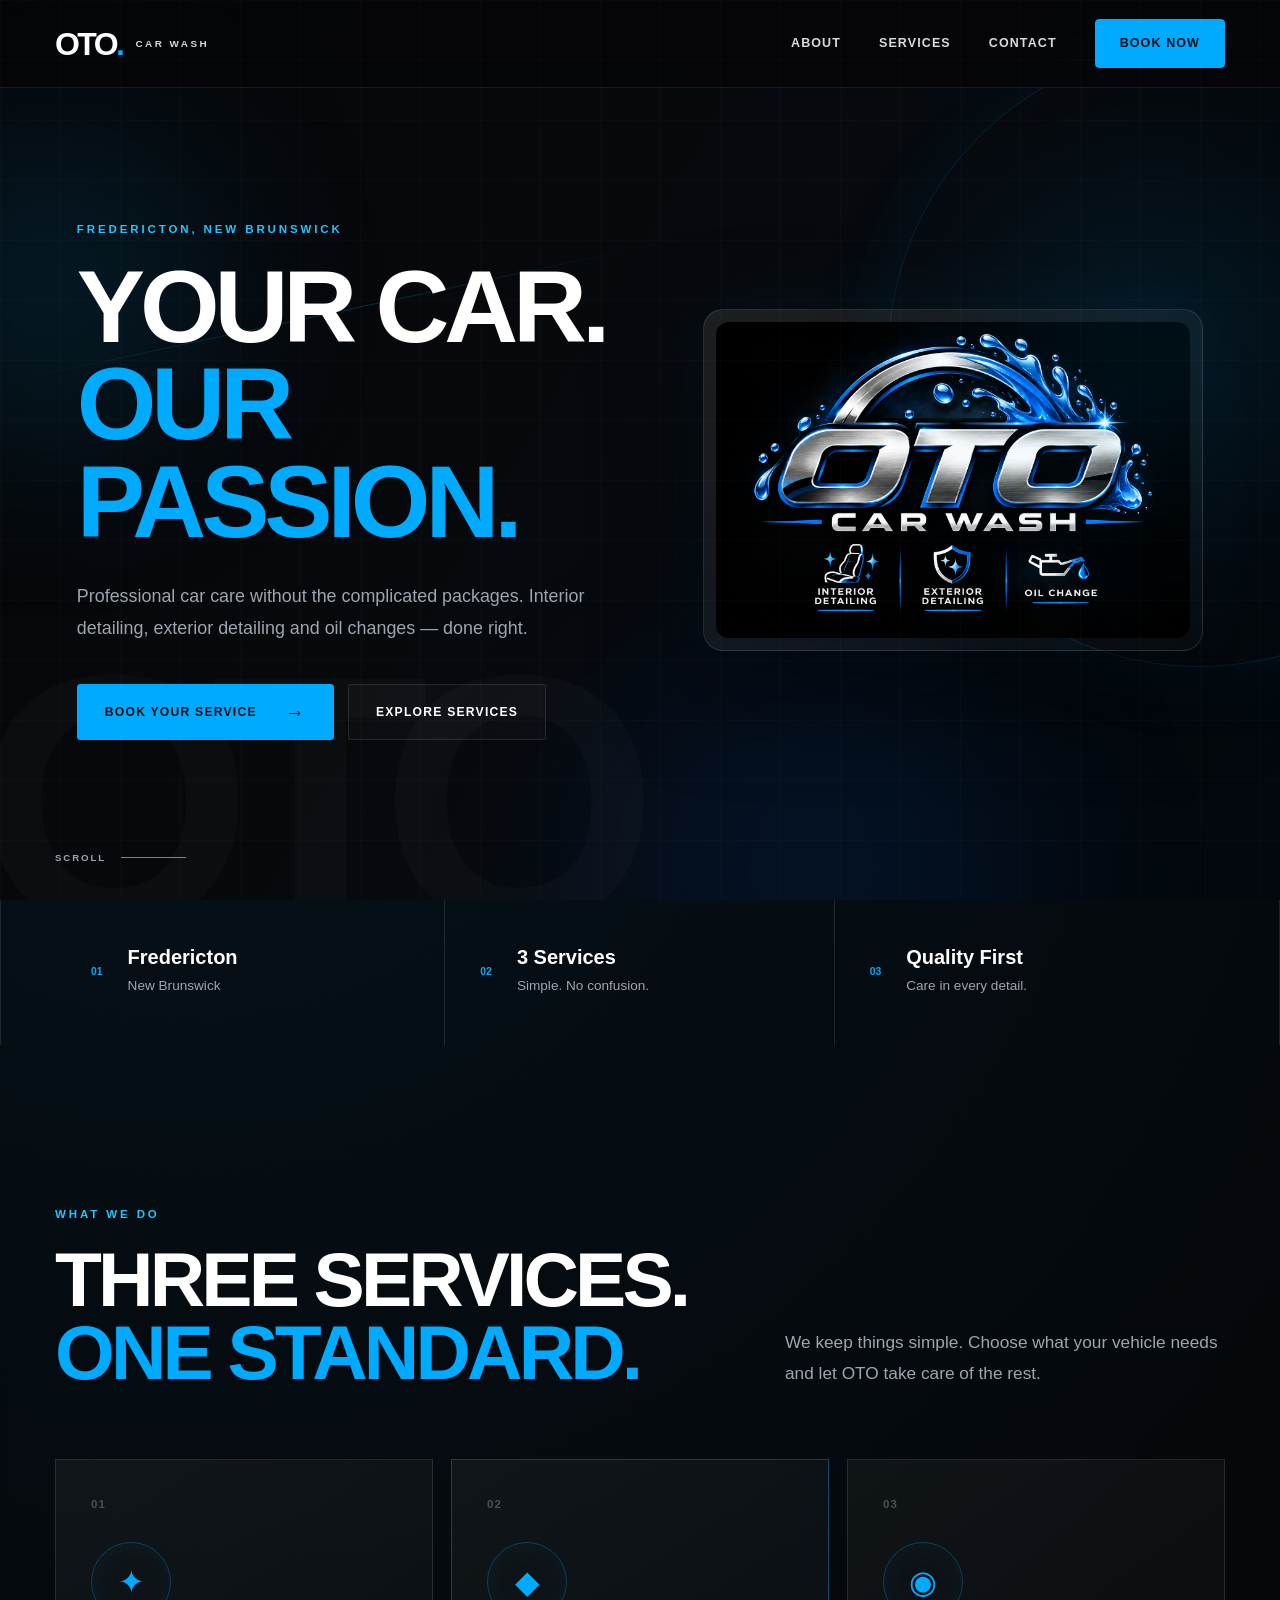
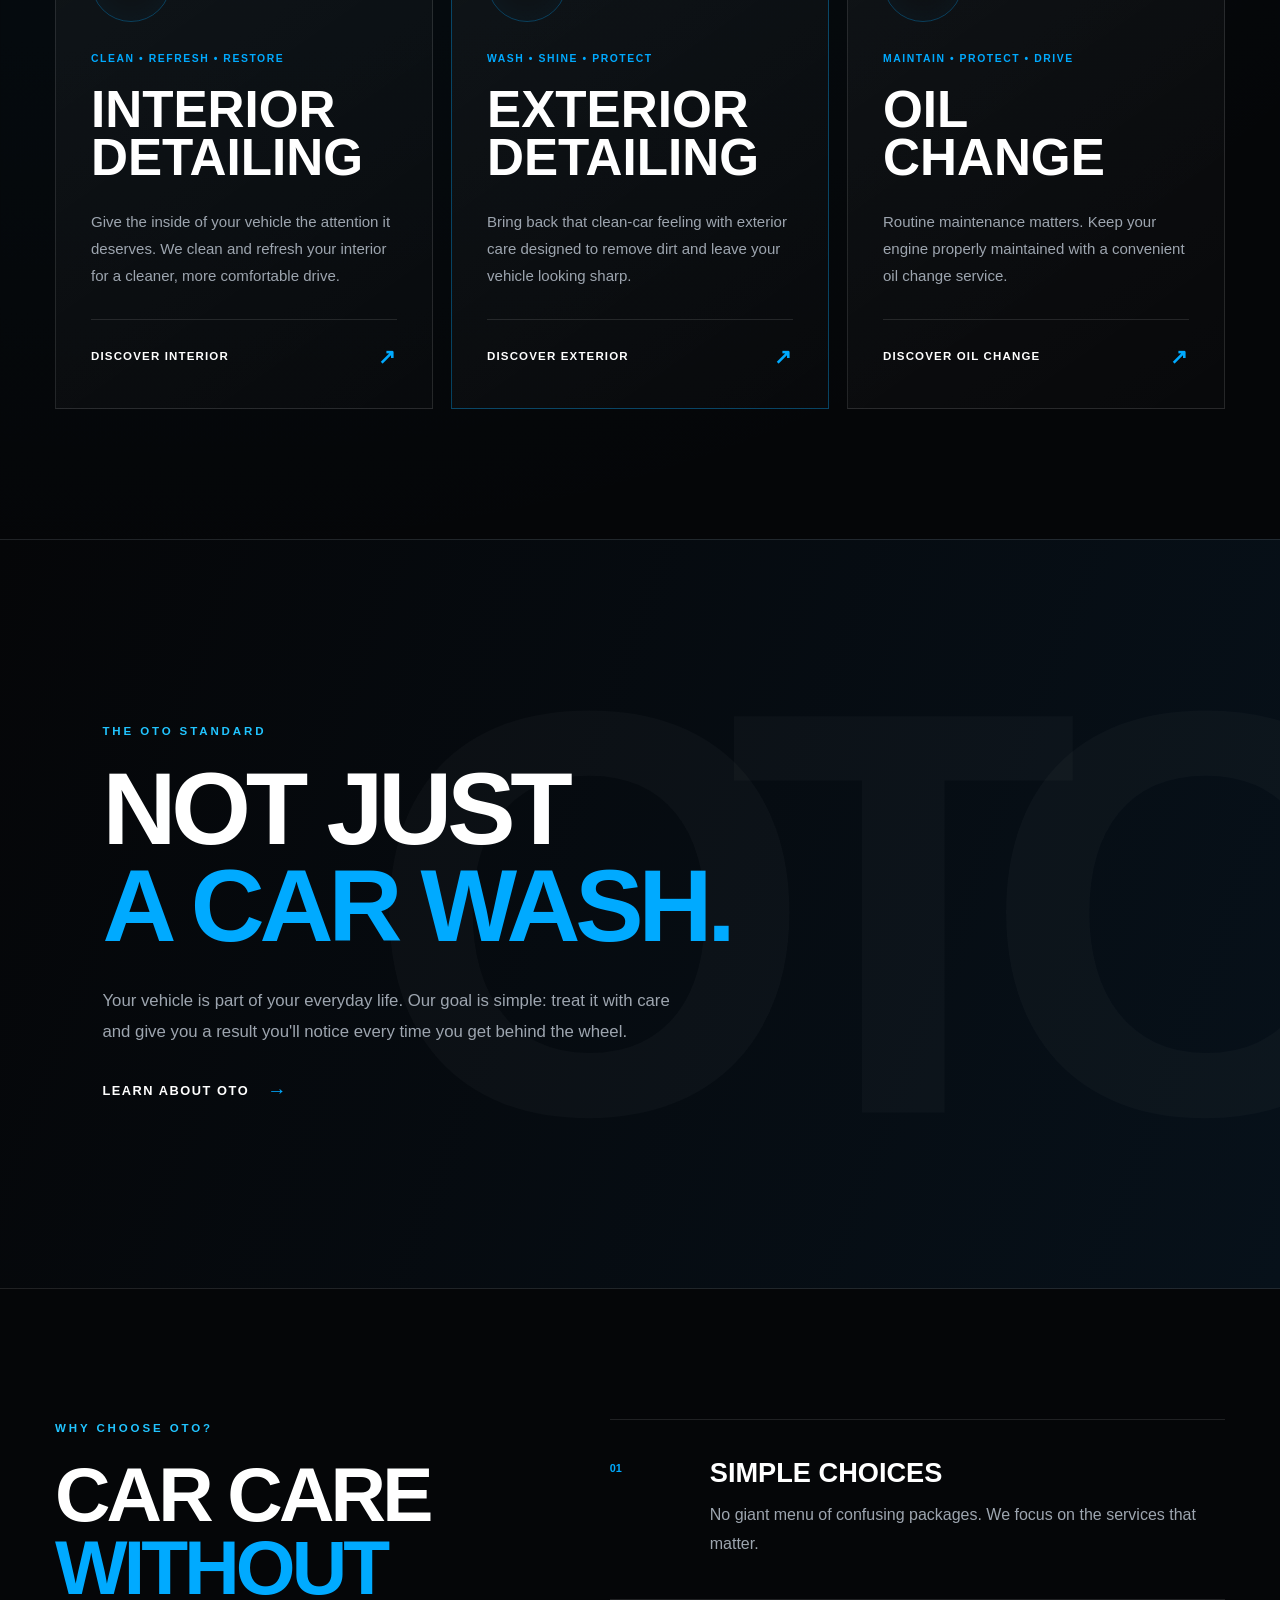
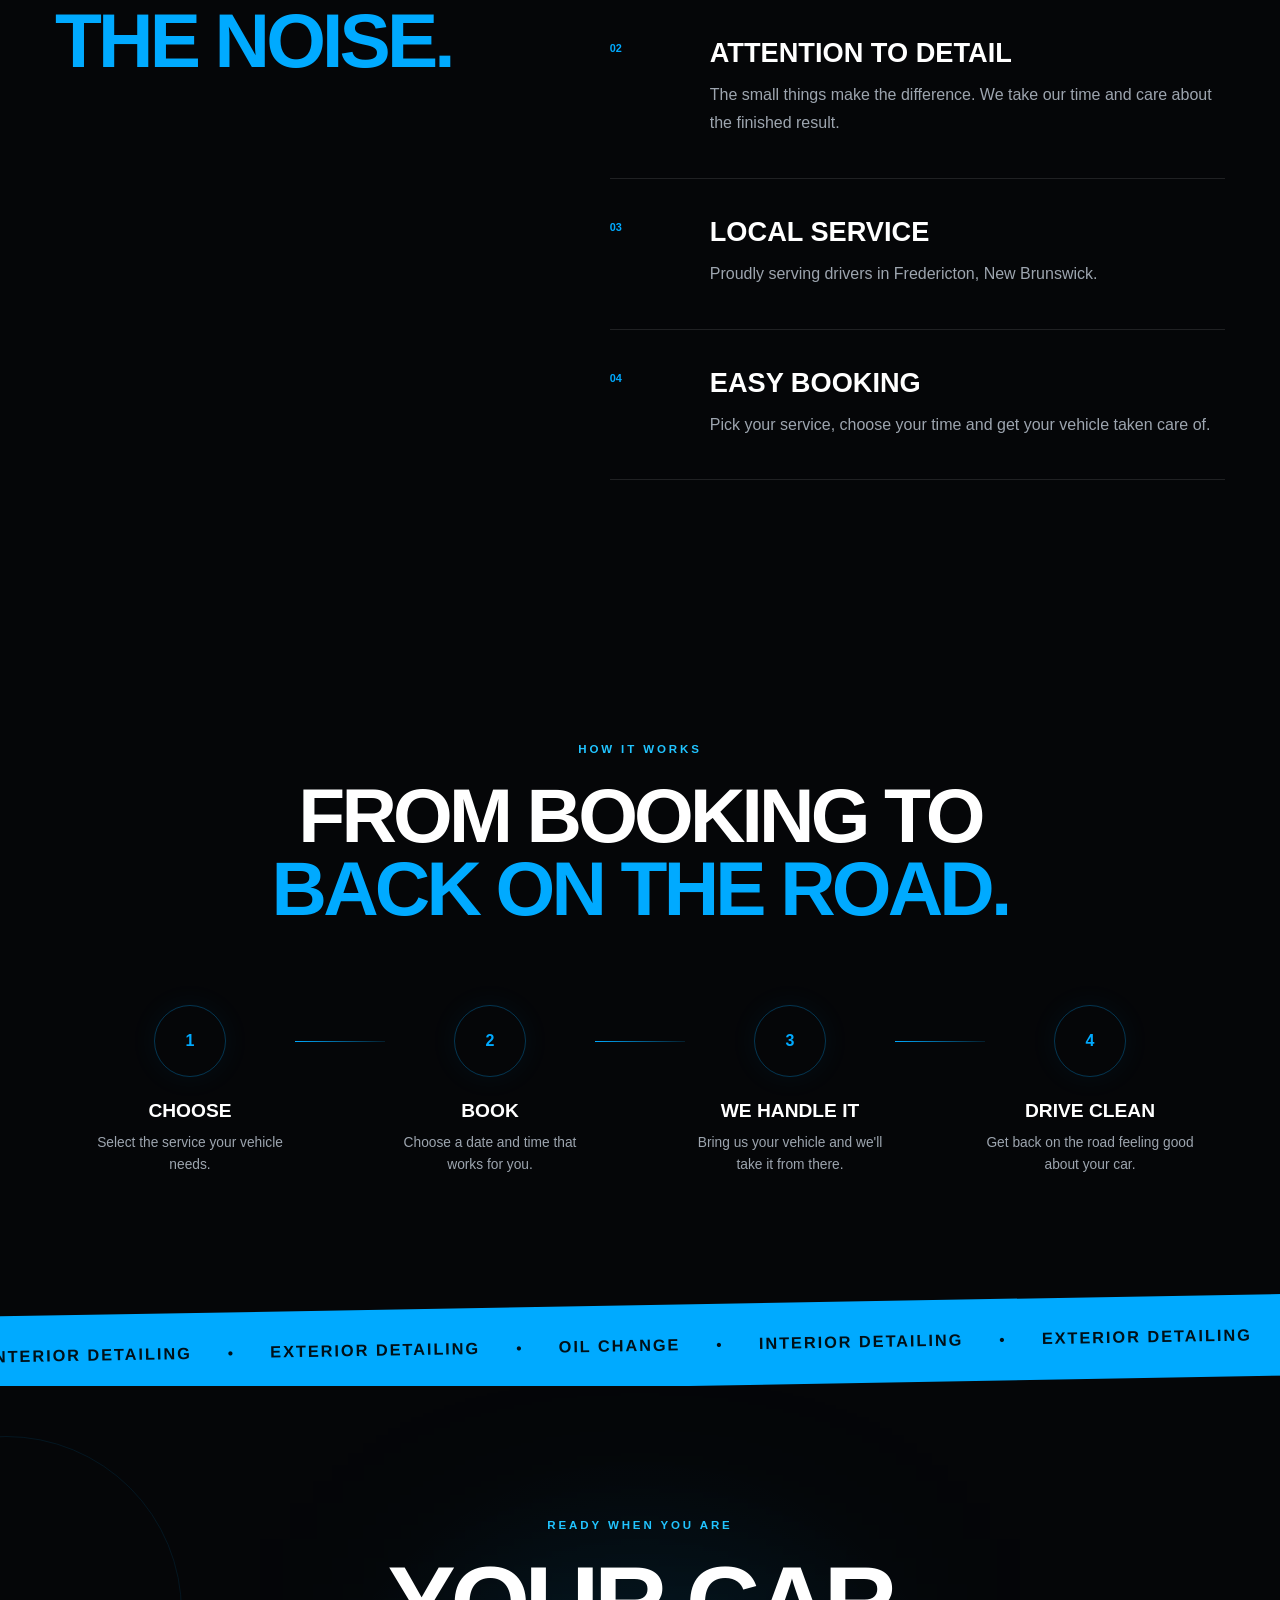
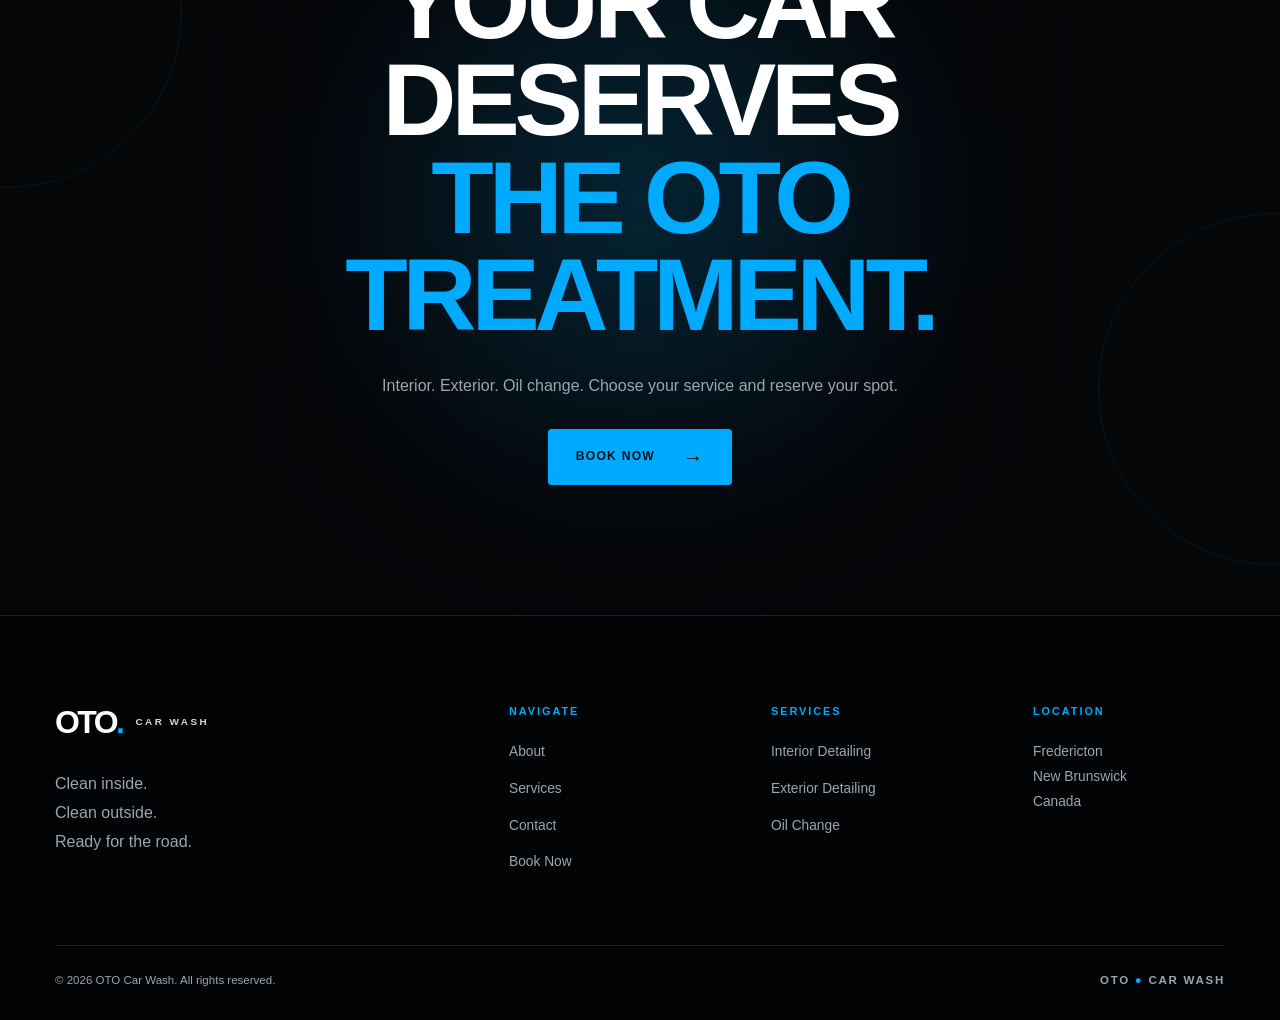
<file: index.html>
<!DOCTYPE html>
<html lang="en">
<head>
    <meta charset="UTF-8">
    <meta name="viewport" content="width=device-width, initial-scale=1.0">

    <title>OTO Car Wash | Car Detailing & Oil Change Fredericton</title>

    <meta name="description"
          content="OTO Car Wash provides interior detailing, exterior detailing and oil change services in Fredericton, New Brunswick.">

    <link rel="stylesheet" href="css/style.css">
</head>

<body>

<!-- =========================
     NAVIGATION
========================= -->

<header class="main-header">

    <a href="index.html" class="brand">
        <span class="brand-main">OTO</span>
        <span class="brand-sub">CAR WASH</span>
    </a>

    <nav class="desktop-nav">
        <a href="about.html">About</a>
        <a href="services.html">Services</a>
        <a href="contact.html">Contact</a>
        <a href="booking.html" class="nav-book">Book Now</a>
    </nav>

    <button class="menu-button" id="menuButton" aria-label="Open menu">
        <span></span>
        <span></span>
        <span></span>
    </button>

</header>


<!-- MOBILE MENU -->

<div class="mobile-menu" id="mobileMenu">

    <a href="about.html">About</a>
    <a href="services.html">Services</a>
    <a href="contact.html">Contact</a>
    <a href="booking.html">Book Now</a>

</div>


<main>


<!-- =========================
     HERO
========================= -->

<section class="hero">

    <div class="hero-glow hero-glow-one"></div>
    <div class="hero-glow hero-glow-two"></div>

    <div class="hero-water-line"></div>

    <div class="hero-content reveal">

        <p class="eyebrow">FREDERICTON, NEW BRUNSWICK</p>

        <h1>
            YOUR CAR.<br>
            <span>OUR PASSION.</span>
        </h1>

        <p class="hero-description">
            Professional car care without the complicated packages.
            Interior detailing, exterior detailing and oil changes —
            done right.
        </p>

        <div class="hero-buttons">

            <a href="booking.html" class="button primary-button">
                Book Your Service
                <span>→</span>
            </a>

            <a href="services.html" class="button secondary-button">
                Explore Services
            </a>

        </div>

    </div>


    <div class="hero-logo-card reveal">

        <div class="logo-light"></div>

        <img
            src="images/oto-car-wash.jpg"
            alt="OTO Car Wash - Interior Detailing, Exterior Detailing and Oil Change"
        >

    </div>


    <div class="scroll-indicator">
        <span>SCROLL</span>
        <div class="scroll-line"></div>
    </div>

</section>


<!-- =========================
     QUICK INFORMATION
========================= -->

<section class="quick-info">

    <div class="quick-info-item reveal">

        <span class="info-number">01</span>

        <div>
            <h3>Fredericton</h3>
            <p>New Brunswick</p>
        </div>

    </div>


    <div class="quick-info-item reveal">

        <span class="info-number">02</span>

        <div>
            <h3>3 Services</h3>
            <p>Simple. No confusion.</p>
        </div>

    </div>


    <div class="quick-info-item reveal">

        <span class="info-number">03</span>

        <div>
            <h3>Quality First</h3>
            <p>Care in every detail.</p>
        </div>

    </div>

</section>


<!-- =========================
     SERVICES INTRO
========================= -->

<section class="section services-section">

    <div class="section-heading reveal">

        <div>

            <p class="eyebrow">WHAT WE DO</p>

            <h2>
                THREE SERVICES.<br>
                <span>ONE STANDARD.</span>
            </h2>

        </div>

        <p class="section-intro">
            We keep things simple. Choose what your vehicle needs
            and let OTO take care of the rest.
        </p>

    </div>


    <div class="services-grid">


        <!-- INTERIOR -->

        <article class="service-card reveal">

            <div class="service-card-number">01</div>

            <div class="service-icon">
                <span>✦</span>
            </div>

            <div class="service-content">

                <p class="service-small">CLEAN • REFRESH • RESTORE</p>

                <h3>Interior<br>Detailing</h3>

                <p>
                    Give the inside of your vehicle the attention it deserves.
                    We clean and refresh your interior for a cleaner,
                    more comfortable drive.
                </p>

                <a href="services.html#interior">
                    Discover Interior
                    <span>↗</span>
                </a>

            </div>

        </article>


        <!-- EXTERIOR -->

        <article class="service-card featured-service reveal">

            <div class="service-card-number">02</div>

            <div class="service-icon">
                <span>◆</span>
            </div>

            <div class="service-content">

                <p class="service-small">WASH • SHINE • PROTECT</p>

                <h3>Exterior<br>Detailing</h3>

                <p>
                    Bring back that clean-car feeling with exterior care
                    designed to remove dirt and leave your vehicle
                    looking sharp.
                </p>

                <a href="services.html#exterior">
                    Discover Exterior
                    <span>↗</span>
                </a>

            </div>

        </article>


        <!-- OIL -->

        <article class="service-card reveal">

            <div class="service-card-number">03</div>

            <div class="service-icon oil-icon">
                <span>◉</span>
            </div>

            <div class="service-content">

                <p class="service-small">MAINTAIN • PROTECT • DRIVE</p>

                <h3>Oil<br>Change</h3>

                <p>
                    Routine maintenance matters. Keep your engine
                    properly maintained with a convenient oil change
                    service.
                </p>

                <a href="services.html#oil">
                    Discover Oil Change
                    <span>↗</span>
                </a>

            </div>

        </article>

    </div>

</section>


<!-- =========================
     STATEMENT
========================= -->

<section class="statement-section">

    <div class="statement-background-text">
        OTO
    </div>

    <div class="statement-content reveal">

        <p class="eyebrow">THE OTO STANDARD</p>

        <h2>
            NOT JUST<br>
            <span>A CAR WASH.</span>
        </h2>

        <p>
            Your vehicle is part of your everyday life.
            Our goal is simple: treat it with care and give you
            a result you'll notice every time you get behind the wheel.
        </p>

        <a href="about.html" class="text-link">
            Learn About OTO <span>→</span>
        </a>

    </div>

</section>


<!-- =========================
     WHY OTO
========================= -->

<section class="section why-section">

    <div class="why-left reveal">

        <p class="eyebrow">WHY CHOOSE OTO?</p>

        <h2>
            CAR CARE<br>
            <span>WITHOUT THE NOISE.</span>
        </h2>

    </div>


    <div class="why-list">


        <div class="why-item reveal">

            <span>01</span>

            <div>
                <h3>Simple Choices</h3>

                <p>
                    No giant menu of confusing packages.
                    We focus on the services that matter.
                </p>
            </div>

        </div>


        <div class="why-item reveal">

            <span>02</span>

            <div>
                <h3>Attention to Detail</h3>

                <p>
                    The small things make the difference.
                    We take our time and care about the finished result.
                </p>
            </div>

        </div>


        <div class="why-item reveal">

            <span>03</span>

            <div>
                <h3>Local Service</h3>

                <p>
                    Proudly serving drivers in Fredericton,
                    New Brunswick.
                </p>
            </div>

        </div>


        <div class="why-item reveal">

            <span>04</span>

            <div>
                <h3>Easy Booking</h3>

                <p>
                    Pick your service, choose your time and
                    get your vehicle taken care of.
                </p>
            </div>

        </div>

    </div>

</section>


<!-- =========================
     PROCESS
========================= -->

<section class="process-section section">

    <div class="center-heading reveal">

        <p class="eyebrow">HOW IT WORKS</p>

        <h2>
            FROM BOOKING TO<br>
            <span>BACK ON THE ROAD.</span>
        </h2>

    </div>


    <div class="process-line">

        <div class="process-step reveal">

            <div class="process-circle">
                1
            </div>

            <h3>Choose</h3>

            <p>
                Select the service your vehicle needs.
            </p>

        </div>


        <div class="process-connector"></div>


        <div class="process-step reveal">

            <div class="process-circle">
                2
            </div>

            <h3>Book</h3>

            <p>
                Choose a date and time that works for you.
            </p>

        </div>


        <div class="process-connector"></div>


        <div class="process-step reveal">

            <div class="process-circle">
                3
            </div>

            <h3>We Handle It</h3>

            <p>
                Bring us your vehicle and we'll take it from there.
            </p>

        </div>


        <div class="process-connector"></div>


        <div class="process-step reveal">

            <div class="process-circle">
                4
            </div>

            <h3>Drive Clean</h3>

            <p>
                Get back on the road feeling good about your car.
            </p>

        </div>

    </div>

</section>


<!-- =========================
     SERVICES MARQUEE
========================= -->

<section class="marquee-section">

    <div class="marquee-track">

        <span>INTERIOR DETAILING</span>
        <span class="marquee-dot">●</span>

        <span>EXTERIOR DETAILING</span>
        <span class="marquee-dot">●</span>

        <span>OIL CHANGE</span>
        <span class="marquee-dot">●</span>

        <span>INTERIOR DETAILING</span>
        <span class="marquee-dot">●</span>

        <span>EXTERIOR DETAILING</span>
        <span class="marquee-dot">●</span>

        <span>OIL CHANGE</span>
        <span class="marquee-dot">●</span>

    </div>

</section>


<!-- =========================
     CTA
========================= -->

<section class="cta-section">

    <div class="cta-glow"></div>

    <div class="cta-content reveal">

        <p class="eyebrow">READY WHEN YOU ARE</p>

        <h2>
            YOUR CAR DESERVES<br>
            <span>THE OTO TREATMENT.</span>
        </h2>

        <p>
            Interior. Exterior. Oil change.
            Choose your service and reserve your spot.
        </p>

        <a href="booking.html" class="button primary-button">
            Book Now
            <span>→</span>
        </a>

    </div>

</section>


</main>


<!-- =========================
     FOOTER
========================= -->

<footer class="footer">

    <div class="footer-top">

        <div class="footer-brand">

            <a href="index.html" class="brand footer-logo">
                <span class="brand-main">OTO</span>
                <span class="brand-sub">CAR WASH</span>
            </a>

            <p>
                Clean inside.<br>
                Clean outside.<br>
                Ready for the road.
            </p>

        </div>


        <div class="footer-column">

            <h4>Navigate</h4>

            <a href="about.html">About</a>
            <a href="services.html">Services</a>
            <a href="contact.html">Contact</a>
            <a href="booking.html">Book Now</a>

        </div>


        <div class="footer-column">

            <h4>Services</h4>

            <a href="services.html#interior">
                Interior Detailing
            </a>

            <a href="services.html#exterior">
                Exterior Detailing
            </a>

            <a href="services.html#oil">
                Oil Change
            </a>

        </div>


        <div class="footer-column">

            <h4>Location</h4>

            <p>
                Fredericton<br>
                New Brunswick<br>
                Canada
            </p>

        </div>

    </div>


    <div class="footer-bottom">

        <p>
            © <span id="currentYear"></span> OTO Car Wash.
            All rights reserved.
        </p>

        <p class="footer-signature">
            OTO <span>●</span> CAR WASH
        </p>

    </div>

</footer>


<script src="js/script.js"></script>

</body>
</html>
</file>
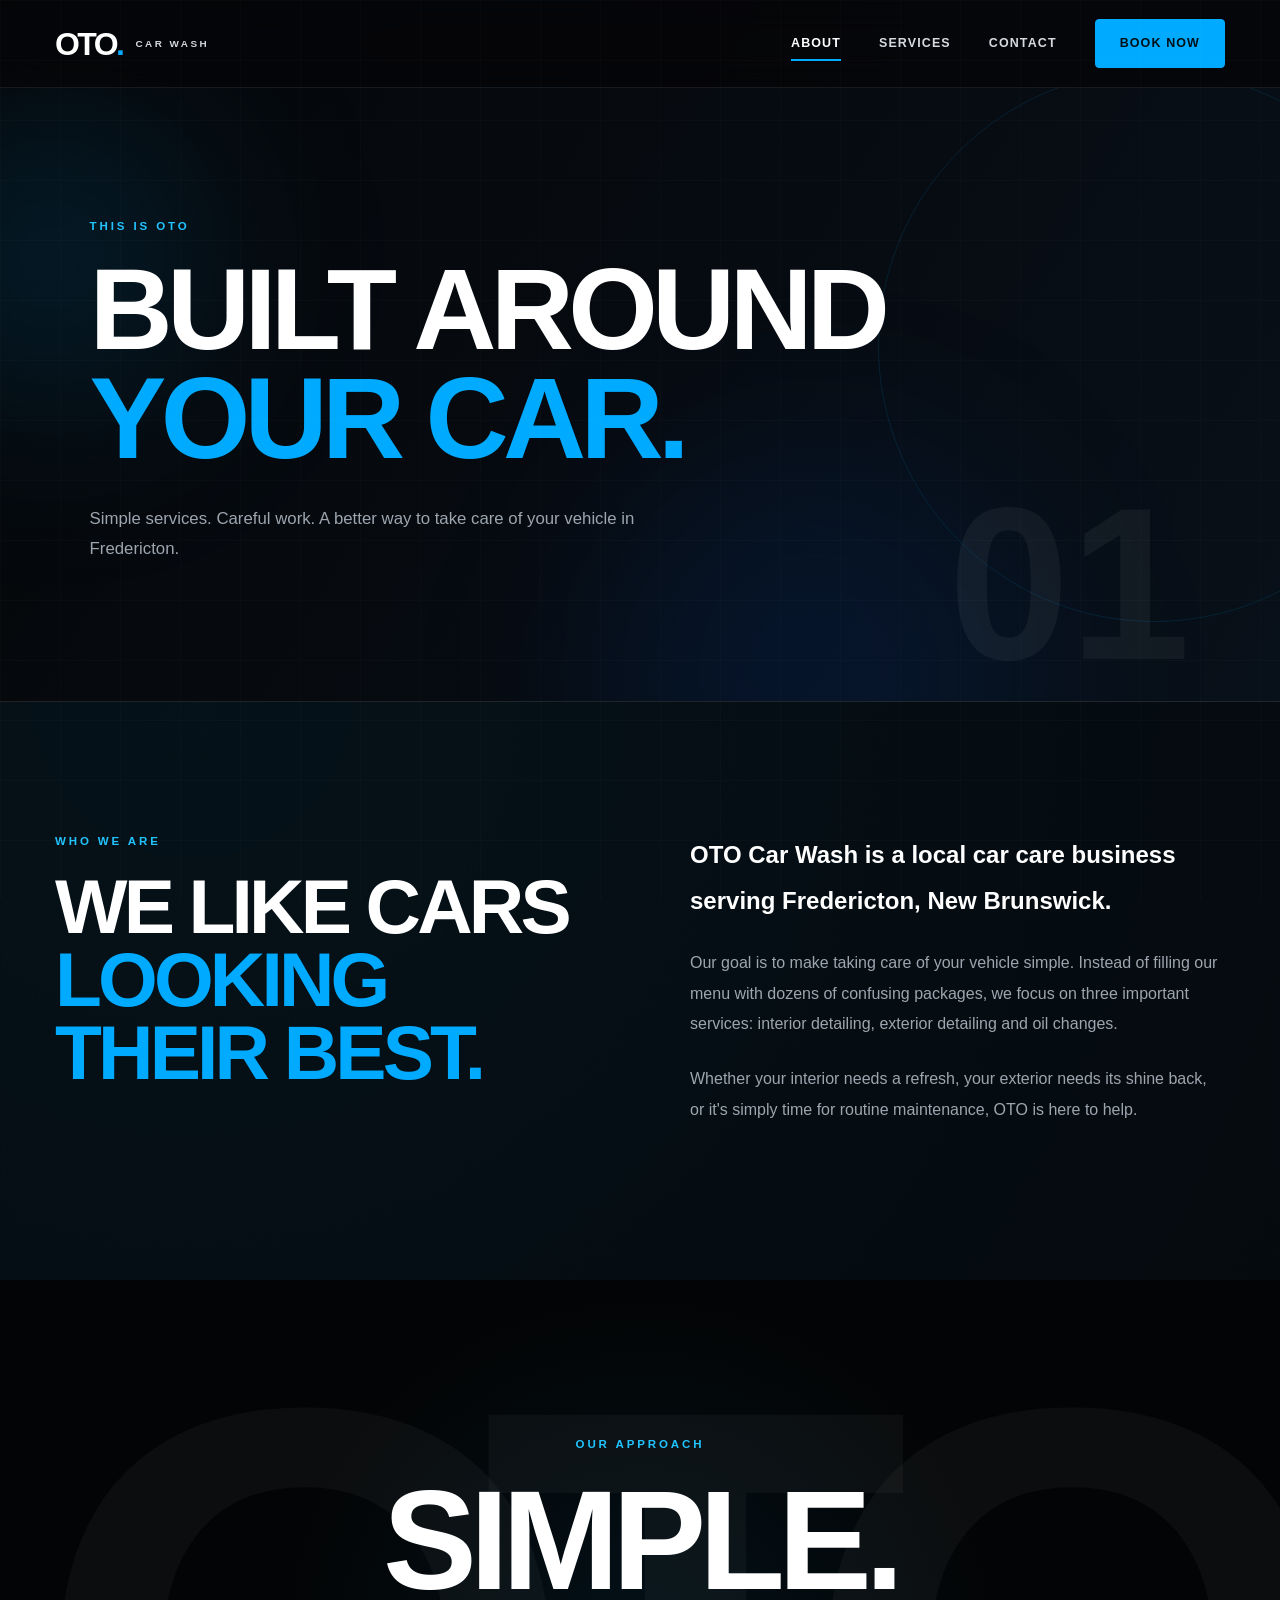
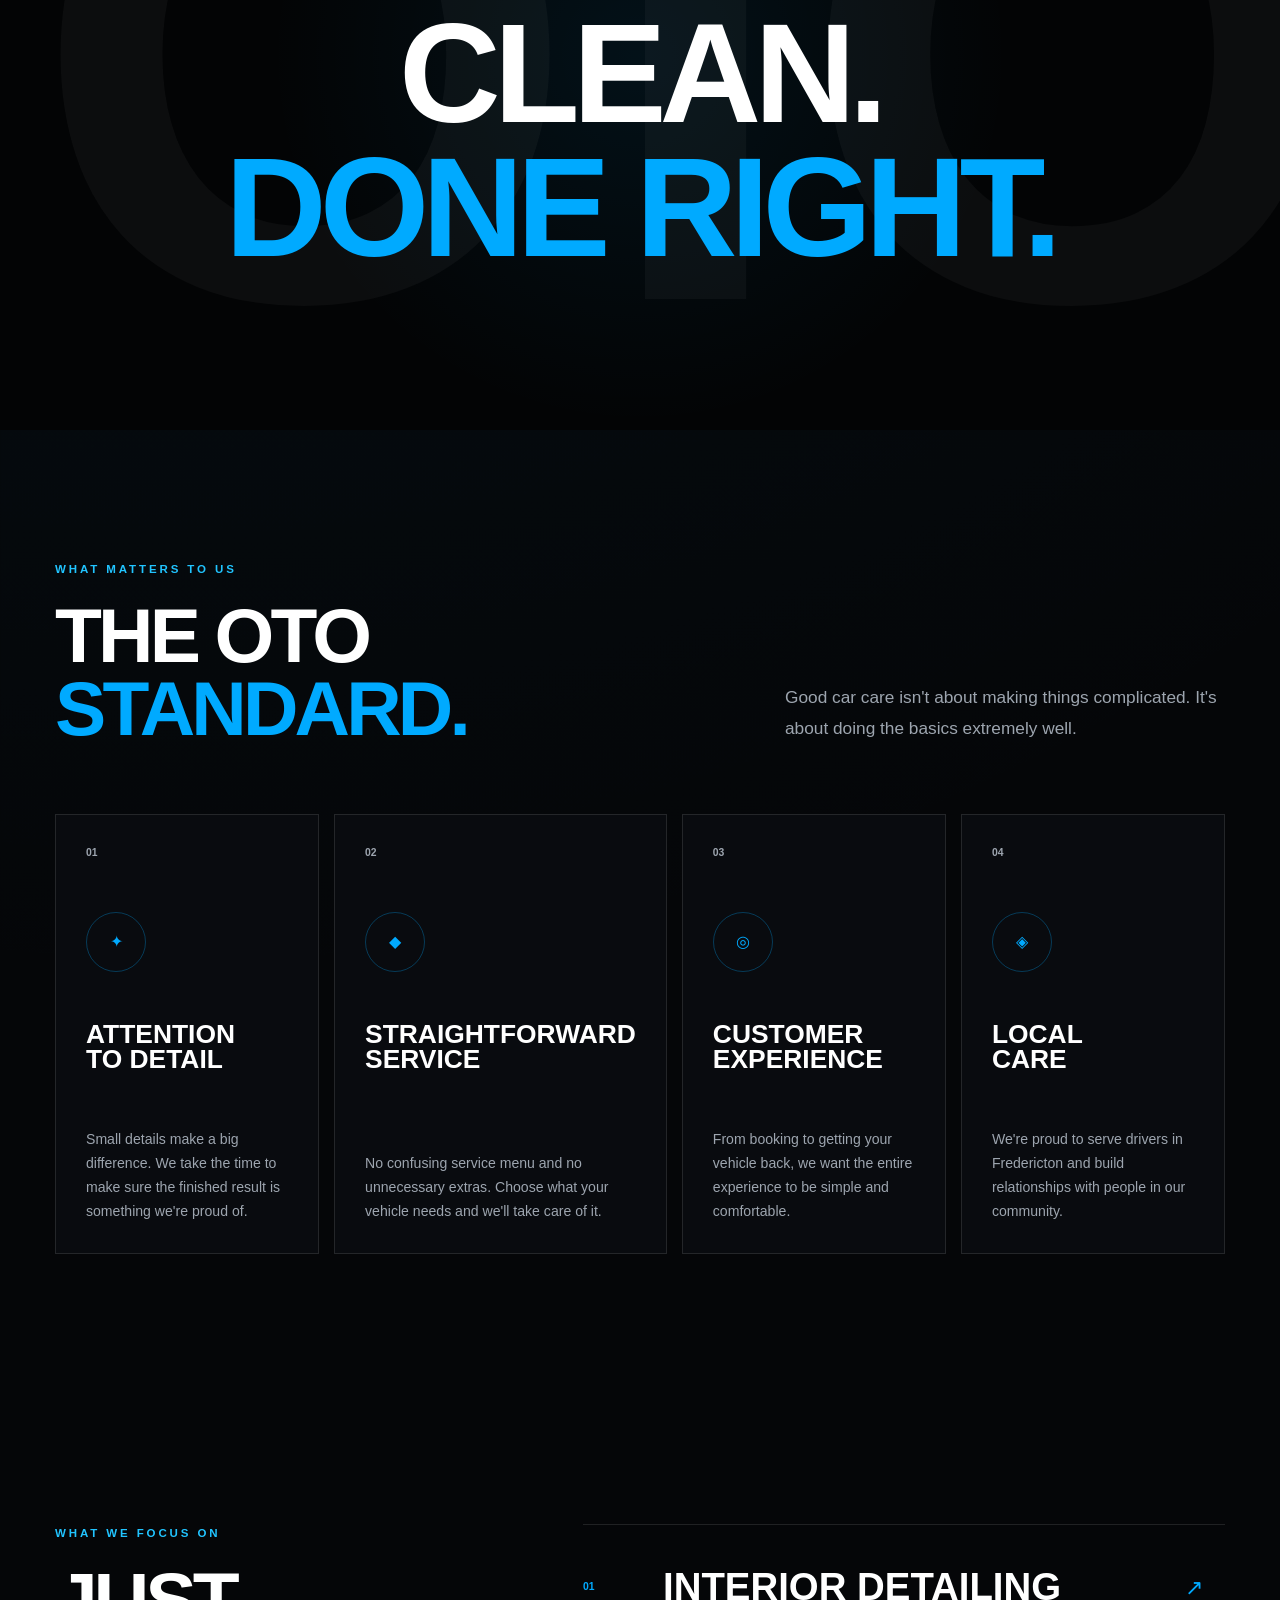
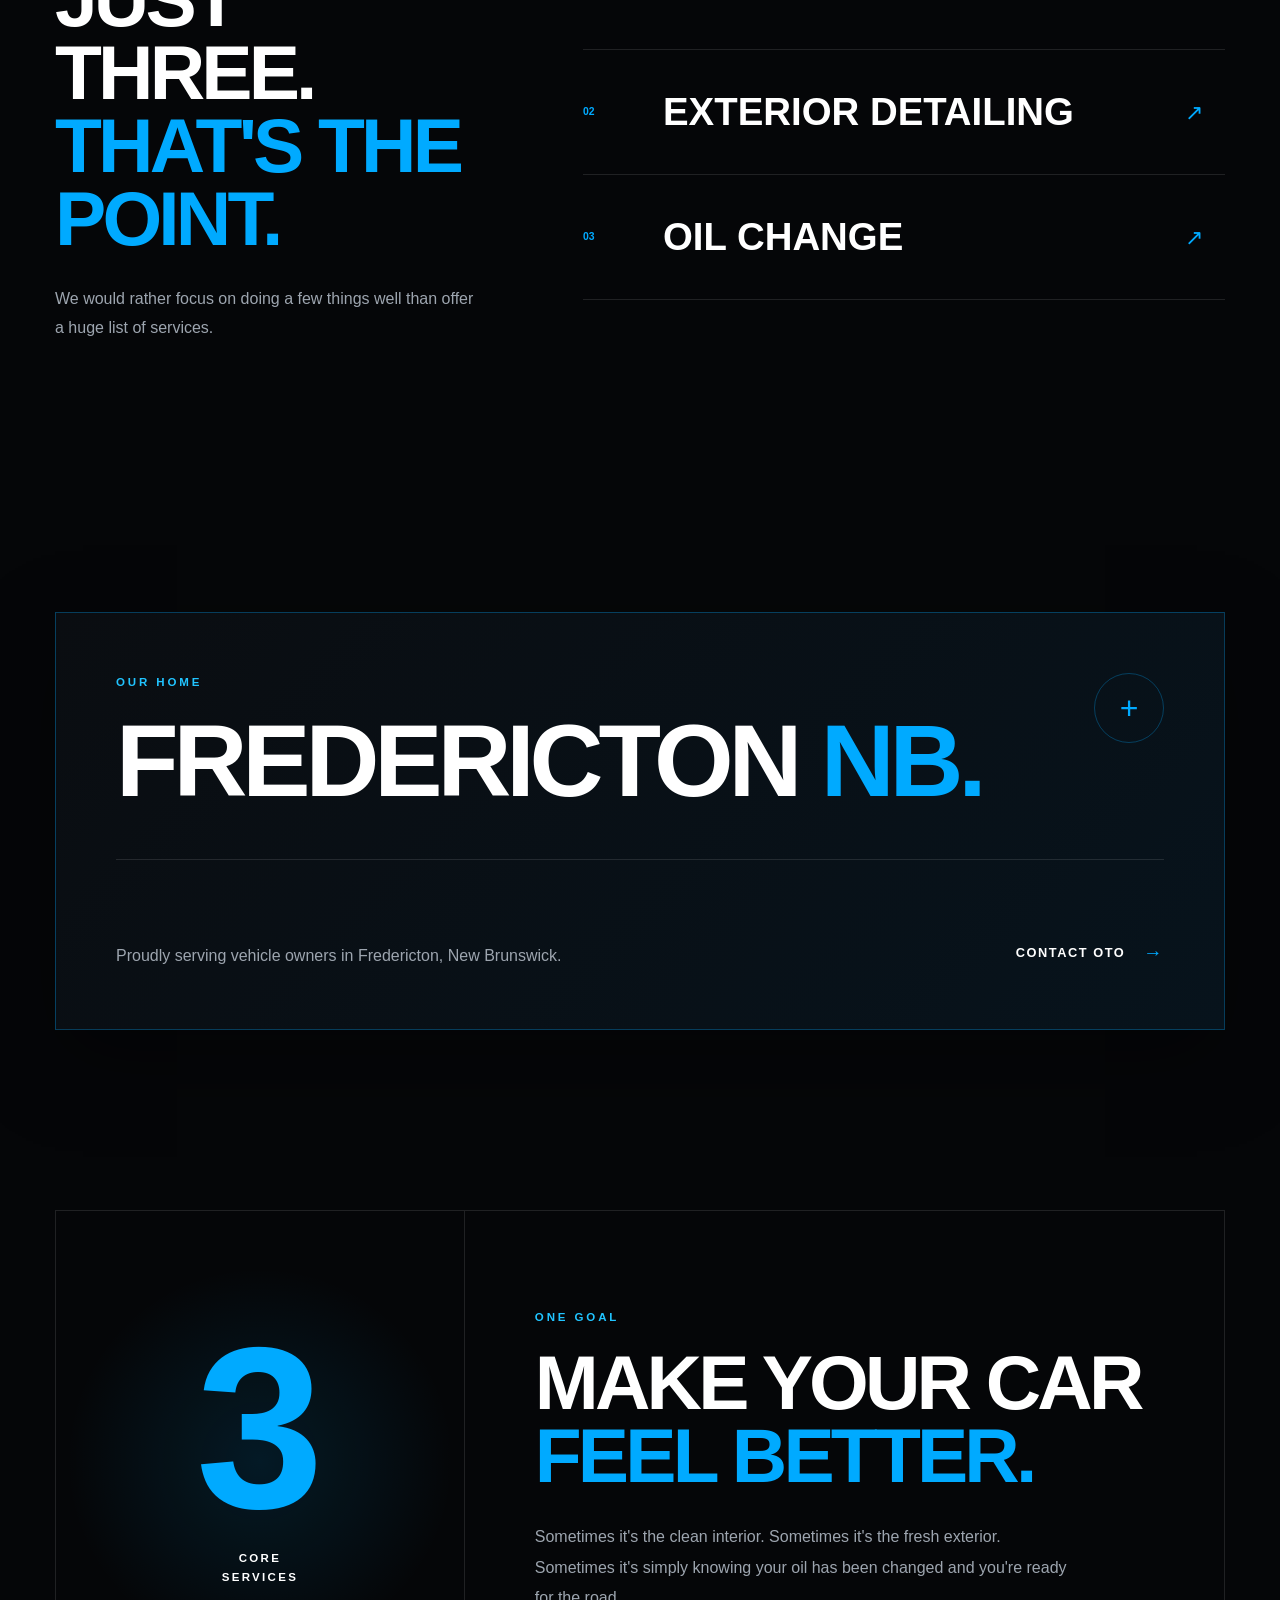
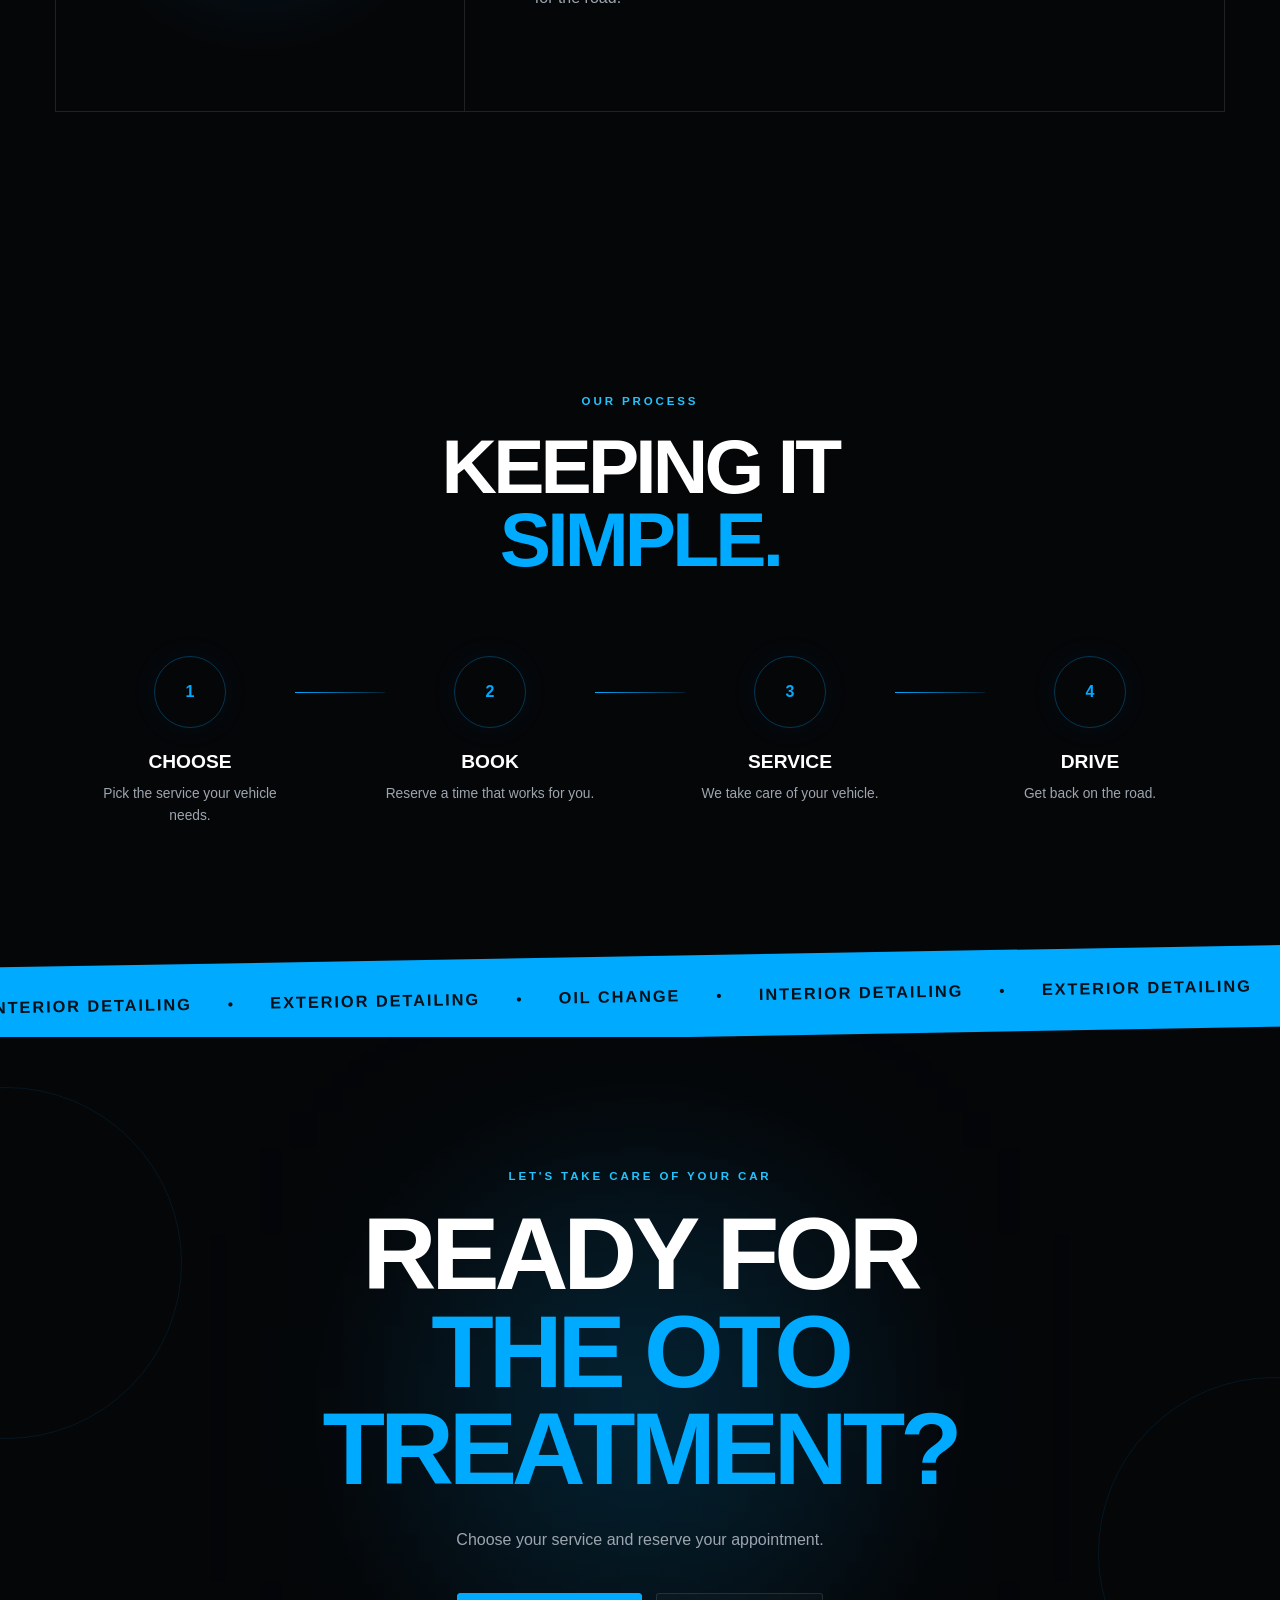
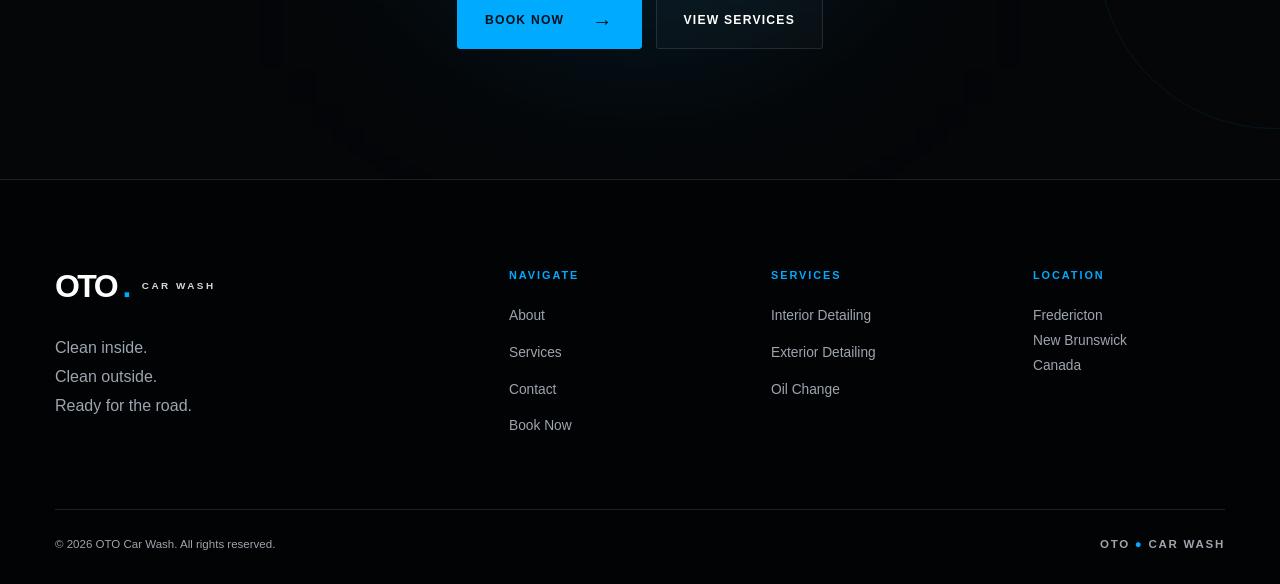
<file: about.html>
<!DOCTYPE html>
<html lang="en">
<head>
    <meta charset="UTF-8">
    <meta name="viewport" content="width=device-width, initial-scale=1.0">

    <title>About OTO Car Wash | Fredericton, NB</title>

    <meta name="description"
          content="Learn about OTO Car Wash in Fredericton, New Brunswick. Professional interior detailing, exterior detailing and oil change services.">

    <link rel="stylesheet" href="css/style.css">
</head>

<body>


<!-- =========================
     NAVIGATION
========================= -->

<header class="main-header">

    <a href="index.html" class="brand">
        <span class="brand-main">OTO</span>
        <span class="brand-sub">CAR WASH</span>
    </a>

    <nav class="desktop-nav">
        <a href="about.html" class="active">About</a>
        <a href="services.html">Services</a>
        <a href="contact.html">Contact</a>
        <a href="booking.html" class="nav-book">Book Now</a>
    </nav>

    <button class="menu-button" id="menuButton" aria-label="Open menu">
        <span></span>
        <span></span>
        <span></span>
    </button>

</header>


<!-- MOBILE MENU -->

<div class="mobile-menu" id="mobileMenu">

    <a href="about.html">About</a>
    <a href="services.html">Services</a>
    <a href="contact.html">Contact</a>
    <a href="booking.html">Book Now</a>

</div>


<main>


<!-- =========================
     ABOUT HERO
========================= -->

<section class="page-hero about-hero">

    <div class="hero-glow hero-glow-one"></div>
    <div class="hero-glow hero-glow-two"></div>

    <div class="page-hero-content reveal">

        <p class="eyebrow">
            THIS IS OTO
        </p>

        <h1>
            BUILT AROUND<br>
            <span>YOUR CAR.</span>
        </h1>

        <p>
            Simple services. Careful work.
            A better way to take care of your vehicle
            in Fredericton.
        </p>

    </div>


    <div class="page-number">
        01
    </div>

</section>


<!-- =========================
     INTRODUCTION
========================= -->

<section class="section about-intro">

    <div class="about-intro-left reveal">

        <p class="eyebrow">
            WHO WE ARE
        </p>

        <h2>
            WE LIKE CARS<br>
            <span>LOOKING THEIR BEST.</span>
        </h2>

    </div>


    <div class="about-intro-right reveal">

        <p class="large-paragraph">
            OTO Car Wash is a local car care business serving
            Fredericton, New Brunswick.
        </p>

        <p>
            Our goal is to make taking care of your vehicle simple.
            Instead of filling our menu with dozens of confusing
            packages, we focus on three important services:
            interior detailing, exterior detailing and oil changes.
        </p>

        <p>
            Whether your interior needs a refresh, your exterior
            needs its shine back, or it's simply time for routine
            maintenance, OTO is here to help.
        </p>

    </div>

</section>


<!-- =========================
     BIG OTO STATEMENT
========================= -->

<section class="about-statement">

    <div class="about-statement-word">
        OTO
    </div>

    <div class="about-statement-overlay reveal">

        <p class="eyebrow">
            OUR APPROACH
        </p>

        <h2>
            SIMPLE.<br>
            CLEAN.<br>
            <span>DONE RIGHT.</span>
        </h2>

    </div>

</section>


<!-- =========================
     OUR VALUES
========================= -->

<section class="section values-section">

    <div class="section-heading reveal">

        <div>

            <p class="eyebrow">
                WHAT MATTERS TO US
            </p>

            <h2>
                THE OTO<br>
                <span>STANDARD.</span>
            </h2>

        </div>


        <p class="section-intro">
            Good car care isn't about making things complicated.
            It's about doing the basics extremely well.
        </p>

    </div>


    <div class="values-grid">


        <!-- VALUE 1 -->

        <article class="value-card reveal">

            <div class="value-number">
                01
            </div>

            <div class="value-icon">
                ✦
            </div>

            <h3>
                Attention<br>
                to Detail
            </h3>

            <p>
                Small details make a big difference.
                We take the time to make sure the finished
                result is something we're proud of.
            </p>

        </article>


        <!-- VALUE 2 -->

        <article class="value-card reveal">

            <div class="value-number">
                02
            </div>

            <div class="value-icon">
                ◆
            </div>

            <h3>
                Straightforward<br>
                Service
            </h3>

            <p>
                No confusing service menu and no unnecessary
                extras. Choose what your vehicle needs
                and we'll take care of it.
            </p>

        </article>


        <!-- VALUE 3 -->

        <article class="value-card reveal">

            <div class="value-number">
                03
            </div>

            <div class="value-icon">
                ◎
            </div>

            <h3>
                Customer<br>
                Experience
            </h3>

            <p>
                From booking to getting your vehicle back,
                we want the entire experience to be
                simple and comfortable.
            </p>

        </article>


        <!-- VALUE 4 -->

        <article class="value-card reveal">

            <div class="value-number">
                04
            </div>

            <div class="value-icon">
                ◈
            </div>

            <h3>
                Local<br>
                Care
            </h3>

            <p>
                We're proud to serve drivers in Fredericton
                and build relationships with people
                in our community.
            </p>

        </article>

    </div>

</section>


<!-- =========================
     THREE SERVICES
========================= -->

<section class="about-services">

    <div class="about-services-heading reveal">

        <p class="eyebrow">
            WHAT WE FOCUS ON
        </p>

        <h2>
            JUST THREE.<br>
            <span>THAT'S THE POINT.</span>
        </h2>

        <p>
            We would rather focus on doing a few things well
            than offer a huge list of services.
        </p>

    </div>


    <div class="about-service-list">


        <a href="services.html#interior"
           class="about-service-row reveal">

            <span class="about-service-number">
                01
            </span>

            <h3>
                Interior Detailing
            </h3>

            <span class="about-service-arrow">
                ↗
            </span>

        </a>


        <a href="services.html#exterior"
           class="about-service-row reveal">

            <span class="about-service-number">
                02
            </span>

            <h3>
                Exterior Detailing
            </h3>

            <span class="about-service-arrow">
                ↗
            </span>

        </a>


        <a href="services.html#oil"
           class="about-service-row reveal">

            <span class="about-service-number">
                03
            </span>

            <h3>
                Oil Change
            </h3>

            <span class="about-service-arrow">
                ↗
            </span>

        </a>

    </div>

</section>


<!-- =========================
     LOCATION
========================= -->

<section class="section location-section">

    <div class="location-card reveal">

        <div class="location-top">

            <div>

                <p class="eyebrow">
                    OUR HOME
                </p>

                <h2>
                    FREDERICTON
                    <span>NB.</span>
                </h2>

            </div>


            <div class="location-marker">
                +
            </div>

        </div>


        <div class="location-divider"></div>


        <div class="location-bottom">

            <p>
                Proudly serving vehicle owners in
                Fredericton, New Brunswick.
            </p>

            <a href="contact.html" class="text-link">
                Contact OTO
                <span>→</span>
            </a>

        </div>

    </div>

</section>


<!-- =========================
     EXPERIENCE SECTION
========================= -->

<section class="experience-section">

    <div class="experience-grid">


        <div class="experience-box reveal">

            <span class="experience-big">
                3
            </span>

            <p>
                CORE<br>
                SERVICES
            </p>

        </div>


        <div class="experience-message reveal">

            <p class="eyebrow">
                ONE GOAL
            </p>

            <h2>
                MAKE YOUR CAR<br>
                <span>FEEL BETTER.</span>
            </h2>

            <p>
                Sometimes it's the clean interior.
                Sometimes it's the fresh exterior.
                Sometimes it's simply knowing your oil
                has been changed and you're ready for the road.
            </p>

        </div>

    </div>

</section>


<!-- =========================
     PROCESS
========================= -->

<section class="section process-section">

    <div class="center-heading reveal">

        <p class="eyebrow">
            OUR PROCESS
        </p>

        <h2>
            KEEPING IT<br>
            <span>SIMPLE.</span>
        </h2>

    </div>


    <div class="process-line">


        <div class="process-step reveal">

            <div class="process-circle">
                1
            </div>

            <h3>
                Choose
            </h3>

            <p>
                Pick the service your vehicle needs.
            </p>

        </div>


        <div class="process-connector"></div>


        <div class="process-step reveal">

            <div class="process-circle">
                2
            </div>

            <h3>
                Book
            </h3>

            <p>
                Reserve a time that works for you.
            </p>

        </div>


        <div class="process-connector"></div>


        <div class="process-step reveal">

            <div class="process-circle">
                3
            </div>

            <h3>
                Service
            </h3>

            <p>
                We take care of your vehicle.
            </p>

        </div>


        <div class="process-connector"></div>


        <div class="process-step reveal">

            <div class="process-circle">
                4
            </div>

            <h3>
                Drive
            </h3>

            <p>
                Get back on the road.
            </p>

        </div>


    </div>

</section>


<!-- =========================
     MOVING TEXT
========================= -->

<section class="marquee-section">

    <div class="marquee-track">

        <span>
            INTERIOR DETAILING
        </span>

        <span class="marquee-dot">
            ●
        </span>

        <span>
            EXTERIOR DETAILING
        </span>

        <span class="marquee-dot">
            ●
        </span>

        <span>
            OIL CHANGE
        </span>

        <span class="marquee-dot">
            ●
        </span>

        <span>
            INTERIOR DETAILING
        </span>

        <span class="marquee-dot">
            ●
        </span>

        <span>
            EXTERIOR DETAILING
        </span>

        <span class="marquee-dot">
            ●
        </span>

        <span>
            OIL CHANGE
        </span>

        <span class="marquee-dot">
            ●
        </span>

    </div>

</section>


<!-- =========================
     FINAL CTA
========================= -->

<section class="cta-section">

    <div class="cta-glow"></div>

    <div class="cta-content reveal">

        <p class="eyebrow">
            LET'S TAKE CARE OF YOUR CAR
        </p>

        <h2>
            READY FOR<br>
            <span>THE OTO TREATMENT?</span>
        </h2>

        <p>
            Choose your service and reserve your appointment.
        </p>


        <div class="hero-buttons">

            <a href="booking.html"
               class="button primary-button">

                Book Now

                <span>
                    →
                </span>

            </a>


            <a href="services.html"
               class="button secondary-button">

                View Services

            </a>

        </div>

    </div>

</section>


</main>


<!-- =========================
     FOOTER
========================= -->

<footer class="footer">

    <div class="footer-top">


        <div class="footer-brand">

            <a href="index.html"
               class="brand footer-logo">

                <span class="brand-main">
                    OTO
                </span>

                <span class="brand-sub">
                    CAR WASH
                </span>

            </a>

            <p>
                Clean inside.<br>
                Clean outside.<br>
                Ready for the road.
            </p>

        </div>


        <div class="footer-column">

            <h4>
                Navigate
            </h4>

            <a href="about.html">
                About
            </a>

            <a href="services.html">
                Services
            </a>

            <a href="contact.html">
                Contact
            </a>

            <a href="booking.html">
                Book Now
            </a>

        </div>


        <div class="footer-column">

            <h4>
                Services
            </h4>

            <a href="services.html#interior">
                Interior Detailing
            </a>

            <a href="services.html#exterior">
                Exterior Detailing
            </a>

            <a href="services.html#oil">
                Oil Change
            </a>

        </div>


        <div class="footer-column">

            <h4>
                Location
            </h4>

            <p>
                Fredericton<br>
                New Brunswick<br>
                Canada
            </p>

        </div>

    </div>


    <div class="footer-bottom">

        <p>
            © <span id="currentYear"></span>
            OTO Car Wash. All rights reserved.
        </p>

        <p class="footer-signature">
            OTO <span>●</span> CAR WASH
        </p>

    </div>

</footer>


<script src="js/script.js"></script>

</body>
</html>
</file>
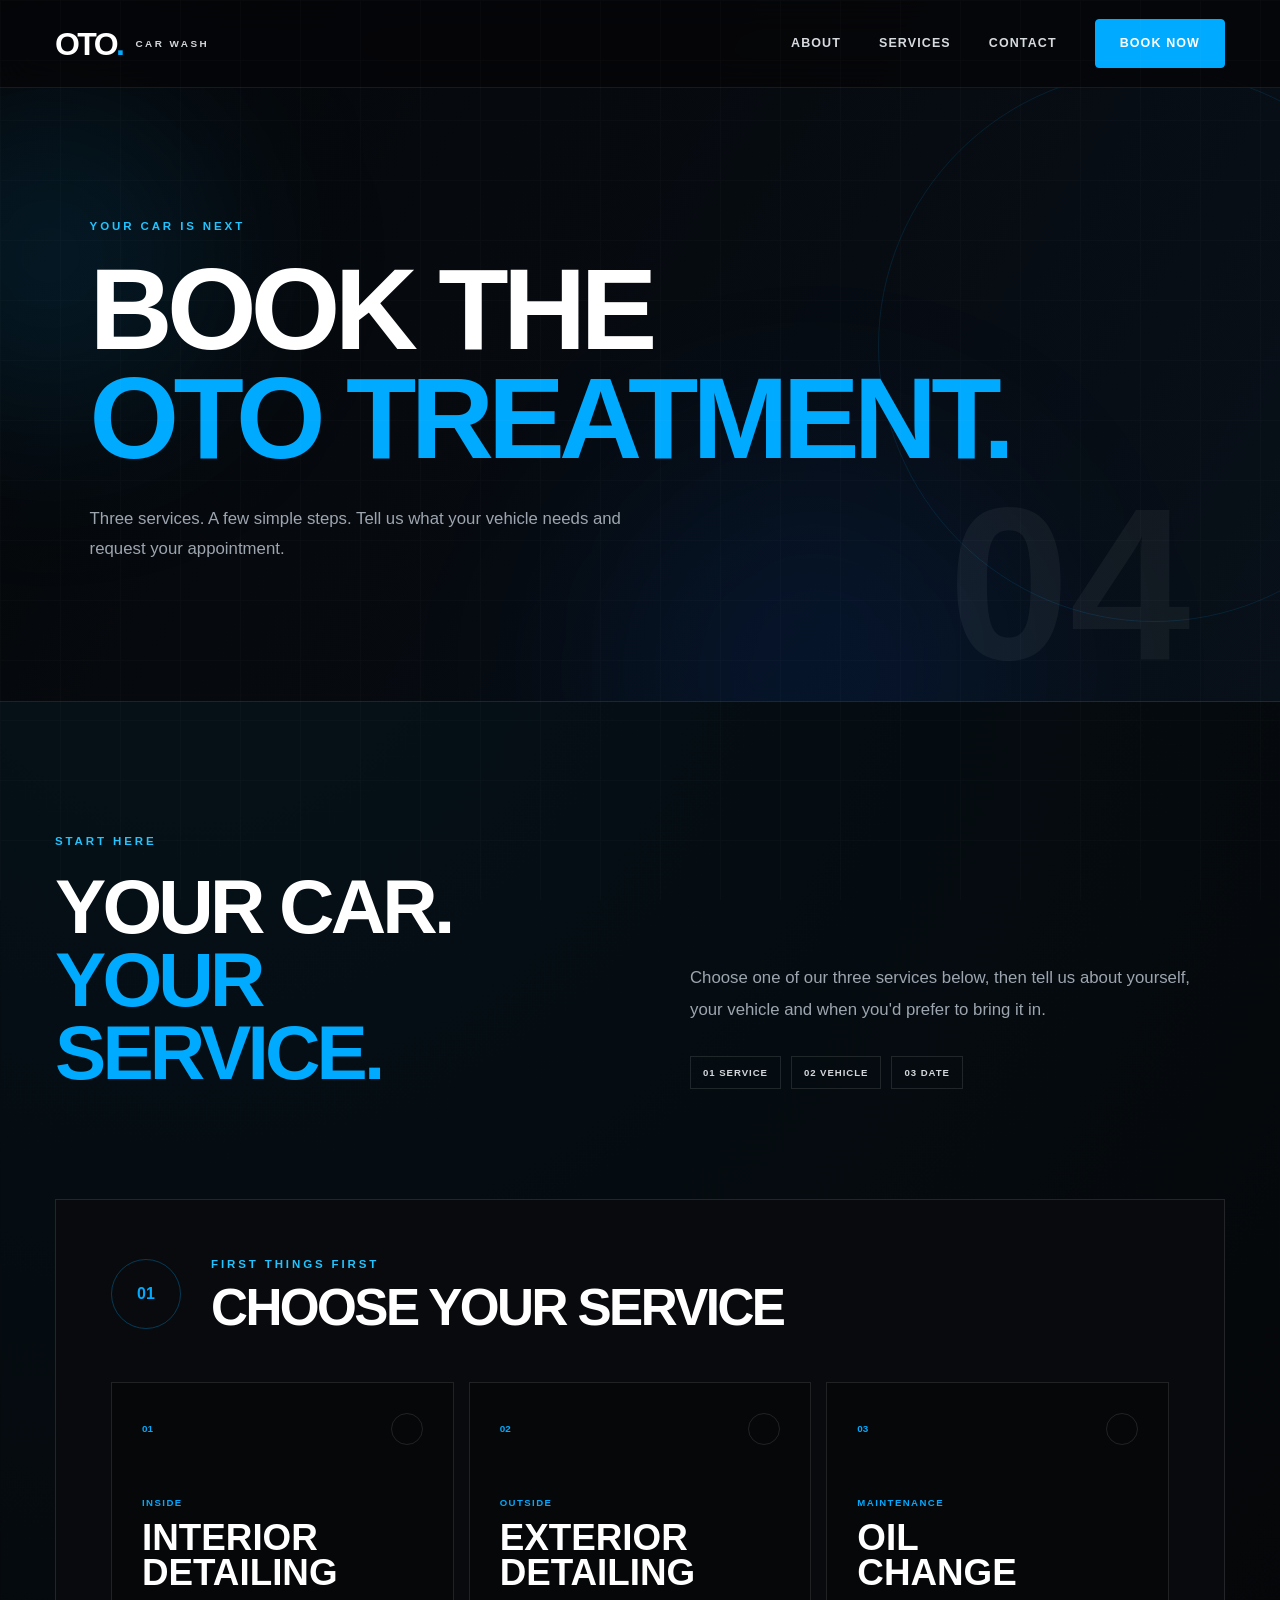
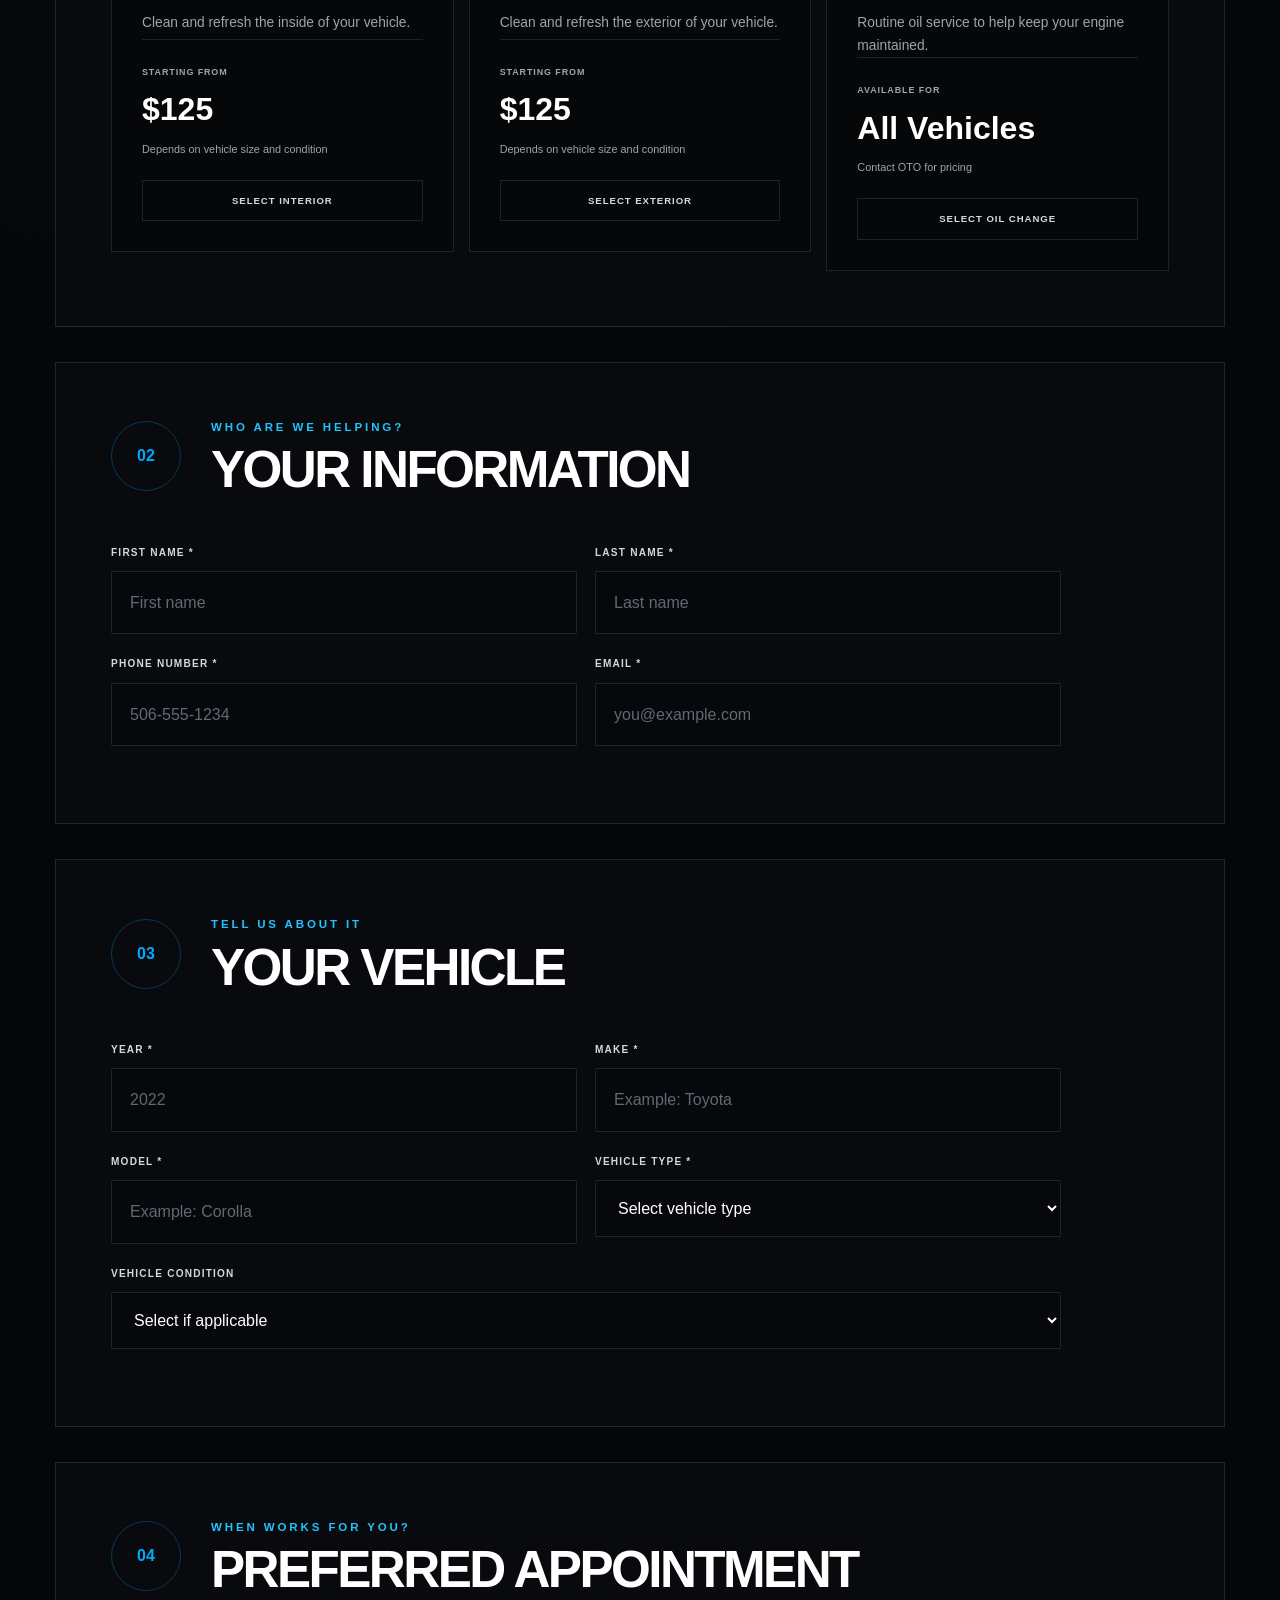
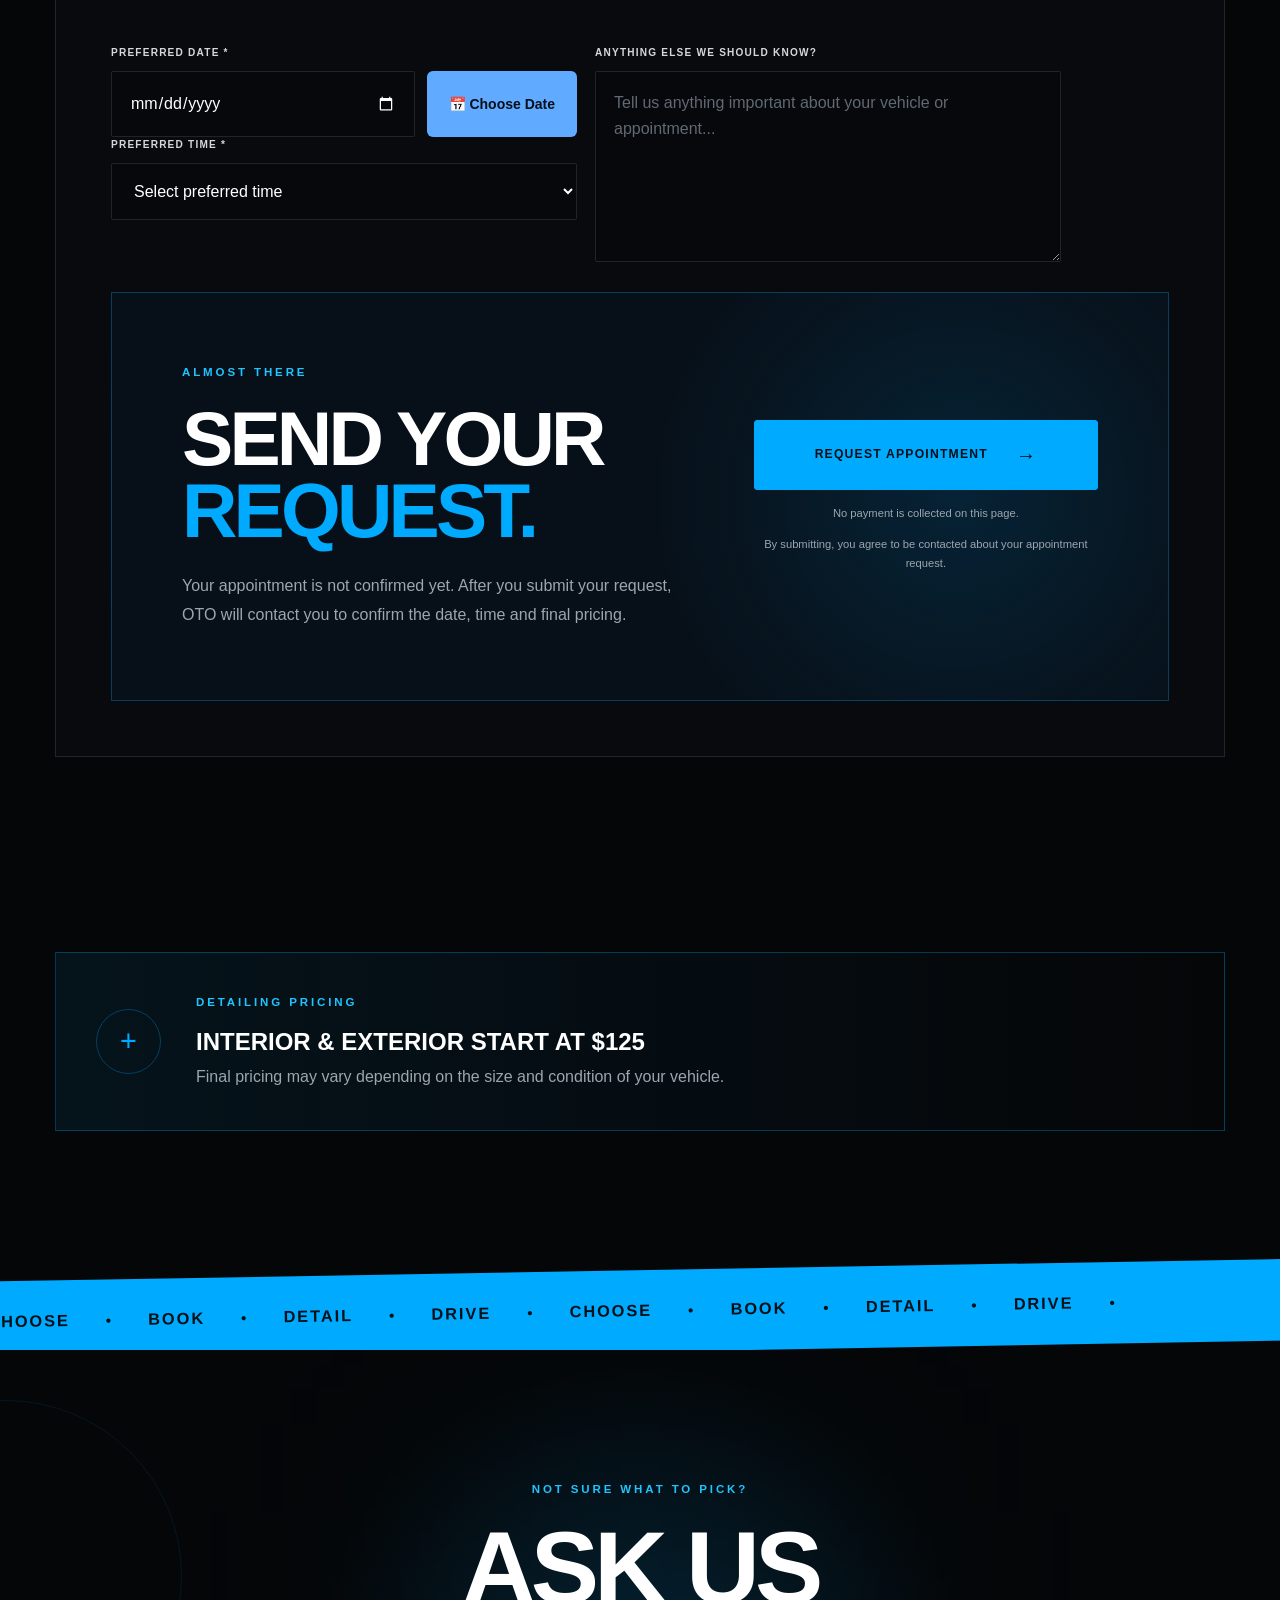
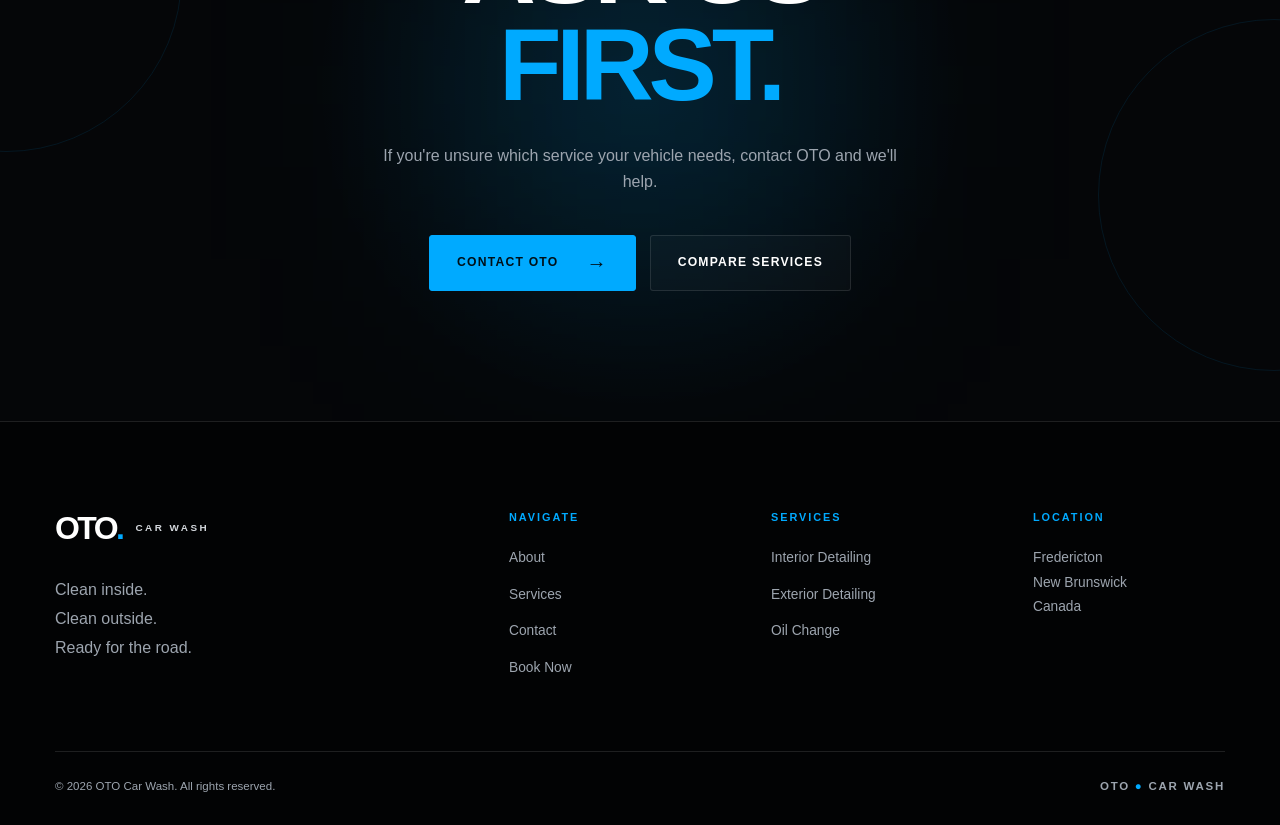
<file: booking.html>
<!DOCTYPE html>
<html lang="en">

<head>
    <meta charset="UTF-8">
    <meta name="viewport" content="width=device-width, initial-scale=1.0">

    <title>Book Now | OTO Car Wash Fredericton</title>

    <meta name="description"
          content="Request an appointment for interior detailing, exterior detailing or an oil change at OTO Car Wash in Fredericton, New Brunswick.">

    <link rel="stylesheet" href="css/style.css">
</head>

<body>

<!-- =========================
     NAVIGATION
========================= -->

<header class="main-header">

    <a href="index.html" class="brand">
        <span class="brand-main">OTO</span>
        <span class="brand-sub">CAR WASH</span>
    </a>

    <nav class="desktop-nav">
        <a href="about.html">About</a>
        <a href="services.html">Services</a>
        <a href="contact.html">Contact</a>
        <a href="booking.html" class="nav-book active">Book Now</a>
    </nav>

    <button class="menu-button"
            id="menuButton"
            type="button"
            aria-label="Open menu"
            aria-expanded="false"
            aria-controls="mobileMenu">
        <span></span>
        <span></span>
        <span></span>
    </button>

</header>

<div class="mobile-menu" id="mobileMenu">

    <a href="about.html">About</a>
    <a href="services.html">Services</a>
    <a href="contact.html">Contact</a>
    <a href="booking.html">Book Now</a>

</div>

<main>

<!-- =========================
     BOOKING HERO
========================= -->

<section class="page-hero booking-page-hero">

    <div class="hero-glow hero-glow-one"></div>
    <div class="hero-glow hero-glow-two"></div>

    <div class="page-hero-content reveal">

        <p class="eyebrow">YOUR CAR IS NEXT</p>

        <h1>
            BOOK THE<br>
            <span>OTO TREATMENT.</span>
        </h1>

        <p>
            Three services. A few simple steps.
            Tell us what your vehicle needs and request your appointment.
        </p>

    </div>

    <div class="page-number">04</div>

</section>

<!-- =========================
     BOOKING INTRO
========================= -->

<section class="booking-intro-section">

    <div class="booking-intro-left reveal">

        <p class="eyebrow">START HERE</p>

        <h2>
            YOUR CAR.<br>
            <span>YOUR SERVICE.</span>
        </h2>

    </div>

    <div class="booking-intro-right reveal">

        <p>
            Choose one of our three services below, then tell us
            about yourself, your vehicle and when you'd prefer
            to bring it in.
        </p>

        <div class="booking-mini-steps">
            <span>01 SERVICE</span>
            <span>02 VEHICLE</span>
            <span>03 DATE</span>
        </div>

    </div>

</section>

<!-- =========================
     BOOKING FORM
========================= -->

<section class="booking-main-section">

    <form
        class="booking-form-new"
        id="bookingForm"
        action="https://formsubmit.co/zakareyamohammad2@gmail.com"
        method="POST"
        accept-charset="UTF-8"
    >

        <!-- FORMSUBMIT SETTINGS -->

        <input
            type="hidden"
            name="_subject"
            value="OTO CAR WASH | New Appointment Request"
        >

        <input
            type="hidden"
            name="_template"
            value="table"
        >

        <input
            type="hidden"
            name="_autoresponse"
            value="Thank you for choosing OTO Car Wash! We have received your appointment request. Your appointment is NOT confirmed yet. Our team will contact you to confirm your preferred date, time, and final pricing. OTO Car Wash - Fredericton, New Brunswick."
        >

        <input
            type="hidden"
            name="_captcha"
            value="true"
        >

        <input
            type="hidden"
            name="_honey"
            style="display:none"
        >

        <!-- =========================
             STEP 1 - SERVICE
        ========================= -->

        <div class="booking-step reveal">

            <div class="booking-step-header">

                <div class="booking-step-number">01</div>

                <div>
                    <p class="eyebrow">FIRST THINGS FIRST</p>
                    <h2>CHOOSE YOUR SERVICE</h2>
                </div>

            </div>

            <div class="booking-service-grid">

                <!-- INTERIOR -->

                <label class="booking-choice">

                    <input
                        type="radio"
                        name="Service"
                        value="Interior Detailing"
                        required
                    >

                    <div class="booking-choice-inner">

                        <div class="booking-choice-top">
                            <span class="booking-choice-number">01</span>
                            <div class="booking-check">✓</div>
                        </div>

                        <p class="booking-choice-label">INSIDE</p>

                        <h3>
                            Interior<br>
                            Detailing
                        </h3>

                        <p class="booking-choice-description">
                            Clean and refresh the inside
                            of your vehicle.
                        </p>

                        <div class="booking-choice-price">

                            <span>STARTING FROM</span>

                            <strong>$125</strong>

                            <small>
                                Depends on vehicle size and condition
                            </small>

                        </div>

                        <div class="booking-select-text">
                            SELECT INTERIOR
                        </div>

                    </div>

                </label>

                <!-- EXTERIOR -->

                <label class="booking-choice">

                    <input
                        type="radio"
                        name="Service"
                        value="Exterior Detailing"
                        required
                    >

                    <div class="booking-choice-inner">

                        <div class="booking-choice-top">
                            <span class="booking-choice-number">02</span>
                            <div class="booking-check">✓</div>
                        </div>

                        <p class="booking-choice-label">OUTSIDE</p>

                        <h3>
                            Exterior<br>
                            Detailing
                        </h3>

                        <p class="booking-choice-description">
                            Clean and refresh the exterior
                            of your vehicle.
                        </p>

                        <div class="booking-choice-price">

                            <span>STARTING FROM</span>

                            <strong>$125</strong>

                            <small>
                                Depends on vehicle size and condition
                            </small>

                        </div>

                        <div class="booking-select-text">
                            SELECT EXTERIOR
                        </div>

                    </div>

                </label>

                <!-- OIL CHANGE -->

                <label class="booking-choice">

                    <input
                        type="radio"
                        name="Service"
                        value="Oil Change"
                        required
                    >

                    <div class="booking-choice-inner">

                        <div class="booking-choice-top">
                            <span class="booking-choice-number">03</span>
                            <div class="booking-check">✓</div>
                        </div>

                        <p class="booking-choice-label">MAINTENANCE</p>

                        <h3>
                            Oil<br>
                            Change
                        </h3>

                        <p class="booking-choice-description">
                            Routine oil service to help keep
                            your engine maintained.
                        </p>

                        <div class="booking-choice-price">

                            <span>AVAILABLE FOR</span>

                            <strong>All Vehicles</strong>

                            <small>
                                Contact OTO for pricing
                            </small>

                        </div>

                        <div class="booking-select-text">
                            SELECT OIL CHANGE
                        </div>

                    </div>

                </label>

            </div>

        </div>

        <!-- =========================
             STEP 2 - CUSTOMER
        ========================= -->

        <div class="booking-step reveal">

            <div class="booking-step-header">

                <div class="booking-step-number">02</div>

                <div>
                    <p class="eyebrow">WHO ARE WE HELPING?</p>
                    <h2>YOUR INFORMATION</h2>
                </div>

            </div>

            <div class="booking-fields">

                <div class="form-row">

                    <div class="form-field">

                        <label for="bookingFirstName">
                            FIRST NAME *
                        </label>

                        <input
                            type="text"
                            id="bookingFirstName"
                            name="First Name"
                            placeholder="First name"
                            autocomplete="given-name"
                            required
                        >

                    </div>

                    <div class="form-field">

                        <label for="bookingLastName">
                            LAST NAME *
                        </label>

                        <input
                            type="text"
                            id="bookingLastName"
                            name="Last Name"
                            placeholder="Last name"
                            autocomplete="family-name"
                            required
                        >

                    </div>

                </div>

                <div class="form-row">

                    <div class="form-field">

                        <label for="bookingPhone">
                            PHONE NUMBER *
                        </label>

                        <input
                            type="tel"
                            id="bookingPhone"
                            name="Phone Number"
                            placeholder="506-555-1234"
                            autocomplete="tel"
                            required
                        >

                    </div>

                    <div class="form-field">

                        <label for="bookingEmail">
                            EMAIL *
                        </label>

                        <input
                            type="email"
                            id="bookingEmail"
                            name="email"
                            placeholder="you@example.com"
                            autocomplete="email"
                            required
                        >

                    </div>

                </div>

            </div>

        </div>

        <!-- =========================
             STEP 3 - VEHICLE
        ========================= -->

        <div class="booking-step reveal">

            <div class="booking-step-header">

                <div class="booking-step-number">03</div>

                <div>
                    <p class="eyebrow">TELL US ABOUT IT</p>
                    <h2>YOUR VEHICLE</h2>
                </div>

            </div>

            <div class="booking-fields">

                <div class="form-row">

                    <div class="form-field">

                        <label for="vehicleYear">YEAR *</label>

                        <input
                            type="number"
                            id="vehicleYear"
                            name="Vehicle Year"
                            placeholder="2022"
                            min="1950"
                            max="2030"
                            required
                        >

                    </div>

                    <div class="form-field">

                        <label for="vehicleMake">MAKE *</label>

                        <input
                            type="text"
                            id="vehicleMake"
                            name="Vehicle Make"
                            placeholder="Example: Toyota"
                            required
                        >

                    </div>

                </div>

                <div class="form-row">

                    <div class="form-field">

                        <label for="vehicleModel">MODEL *</label>

                        <input
                            type="text"
                            id="vehicleModel"
                            name="Vehicle Model"
                            placeholder="Example: Corolla"
                            required
                        >

                    </div>

                    <div class="form-field">

                        <label for="vehicleType">
                            VEHICLE TYPE *
                        </label>

                        <select
                            id="vehicleType"
                            name="Vehicle Type"
                            required
                        >

                            <option value="">
                                Select vehicle type
                            </option>

                            <option value="Sedan">Sedan</option>
                            <option value="SUV">SUV</option>
                            <option value="Truck">Truck</option>
                            <option value="Van">Van</option>
                            <option value="Other">Other</option>

                        </select>

                    </div>

                </div>

                <div class="form-field">

                    <label for="vehicleCondition">
                        VEHICLE CONDITION
                    </label>

                    <select
                        id="vehicleCondition"
                        name="Vehicle Condition"
                    >

                        <option value="">
                            Select if applicable
                        </option>

                        <option value="Light cleaning needed">
                            Light cleaning needed
                        </option>

                        <option value="Moderate cleaning needed">
                            Moderate cleaning needed
                        </option>

                        <option value="Heavy cleaning needed">
                            Heavy cleaning needed
                        </option>

                        <option value="Not applicable / Oil change">
                            Not applicable / Oil change
                        </option>

                    </select>

                </div>

            </div>

        </div>

        <!-- =========================
             STEP 4 - APPOINTMENT
        ========================= -->

        <div class="booking-step reveal">

            <div class="booking-step-header">

                <div class="booking-step-number">04</div>

                <div>
                    <p class="eyebrow">WHEN WORKS FOR YOU?</p>
                    <h2>PREFERRED APPOINTMENT</h2>
                </div>

            </div>

            <div class="booking-fields">

                <div class="form-row">

                    <div class="form-field">

                        <label for="appointmentDate">
                            PREFERRED DATE *
                        </label>

                        <div class="date-picker-wrapper">
							<input
								type="date"
								id="appointmentDate"
								name="Preferred Date"
								required
							>

							<button
								type="button"
								class="calendar-open-btn"
								id="openCalendarBtn"
								aria-label="Open appointment calendar"
							>
								📅 Choose Date
							</button>
						</div>

                    <div class="form-field">

                        <label for="appointmentTime">
                            PREFERRED TIME *
                        </label>

                        <select
                            id="appointmentTime"
                            name="Preferred Time"
                            required
                        >

                            <option value="">
                                Select preferred time
                            </option>

                            <option value="Morning">
                                Morning
                            </option>

                            <option value="Afternoon">
                                Afternoon
                            </option>

                            <option value="Evening">
                                Evening
                            </option>

                        </select>

                    </div>

                </div>

                <div class="form-field">

                    <label for="bookingNotes">
                        ANYTHING ELSE WE SHOULD KNOW?
                    </label>

                    <textarea
                        id="bookingNotes"
                        name="Additional Notes"
                        rows="6"
                        placeholder="Tell us anything important about your vehicle or appointment..."
                    ></textarea>

                </div>

            </div>

        </div>

        <!-- =========================
             FINAL SUBMISSION
        ========================= -->

        <div class="booking-submit-area reveal">

            <div class="booking-submit-text">

                <p class="eyebrow">ALMOST THERE</p>

                <h2>
                    SEND YOUR<br>
                    <span>REQUEST.</span>
                </h2>

                <p>
                    Your appointment is not confirmed yet.
                    After you submit your request, OTO will contact
                    you to confirm the date, time and final pricing.
                </p>

            </div>

            <div class="booking-submit-action">

                <button
                    type="submit"
                    class="button primary-button booking-final-button"
                >
                    Request Appointment
                    <span>→</span>
                </button>

                <p>
                    No payment is collected on this page.
                </p>

                <p style="margin-top:12px; line-height:1.7;">
                    By submitting, you agree to be contacted
                    about your appointment request.
                </p>

            </div>

        </div>

    </form>

</section>

<!-- =========================
     BOOKING NOTE
========================= -->

<section class="booking-note-section">

    <div class="booking-note reveal">

        <div class="booking-note-symbol">+</div>

        <div>

            <p class="eyebrow">DETAILING PRICING</p>

            <h3>
                INTERIOR & EXTERIOR START AT $125
            </h3>

            <p>
                Final pricing may vary depending on the size
                and condition of your vehicle.
            </p>

        </div>

    </div>

</section>

<!-- =========================
     MARQUEE
========================= -->

<section class="marquee-section">

    <div class="marquee-track">

        <span>CHOOSE</span>
        <span class="marquee-dot">●</span>

        <span>BOOK</span>
        <span class="marquee-dot">●</span>

        <span>DETAIL</span>
        <span class="marquee-dot">●</span>

        <span>DRIVE</span>
        <span class="marquee-dot">●</span>

        <span>CHOOSE</span>
        <span class="marquee-dot">●</span>

        <span>BOOK</span>
        <span class="marquee-dot">●</span>

        <span>DETAIL</span>
        <span class="marquee-dot">●</span>

        <span>DRIVE</span>
        <span class="marquee-dot">●</span>

    </div>

</section>

<!-- =========================
     NEED HELP
========================= -->

<section class="cta-section">

    <div class="cta-glow"></div>

    <div class="cta-content reveal">

        <p class="eyebrow">
            NOT SURE WHAT TO PICK?
        </p>

        <h2>
            ASK US<br>
            <span>FIRST.</span>
        </h2>

        <p>
            If you're unsure which service your vehicle needs,
            contact OTO and we'll help.
        </p>

        <div class="hero-buttons">

            <a href="contact.html"
               class="button primary-button">
                Contact OTO
                <span>→</span>
            </a>

            <a href="services.html"
               class="button secondary-button">
                Compare Services
            </a>

        </div>

    </div>

</section>

</main>

<!-- =========================
     FOOTER
========================= -->

<footer class="footer">

    <div class="footer-top">

        <div class="footer-brand">

            <a href="index.html" class="brand footer-logo">
                <span class="brand-main">OTO</span>
                <span class="brand-sub">CAR WASH</span>
            </a>

            <p>
                Clean inside.<br>
                Clean outside.<br>
                Ready for the road.
            </p>

        </div>

        <div class="footer-column">

            <h4>Navigate</h4>

            <a href="about.html">About</a>
            <a href="services.html">Services</a>
            <a href="contact.html">Contact</a>
            <a href="booking.html">Book Now</a>

        </div>

        <div class="footer-column">

            <h4>Services</h4>

            <a href="services.html#interior">
                Interior Detailing
            </a>

            <a href="services.html#exterior">
                Exterior Detailing
            </a>

            <a href="services.html#oil">
                Oil Change
            </a>

        </div>

        <div class="footer-column">

            <h4>Location</h4>

            <p>
                Fredericton<br>
                New Brunswick<br>
                Canada
            </p>

        </div>

    </div>

    <div class="footer-bottom">

        <p>
            © <span id="currentYear"></span>
            OTO Car Wash. All rights reserved.
        </p>

        <p class="footer-signature">
            OTO <span>●</span> CAR WASH
        </p>

    </div>

</footer>

<script src="js/script.js"></script>

</body>
</html>
</file>
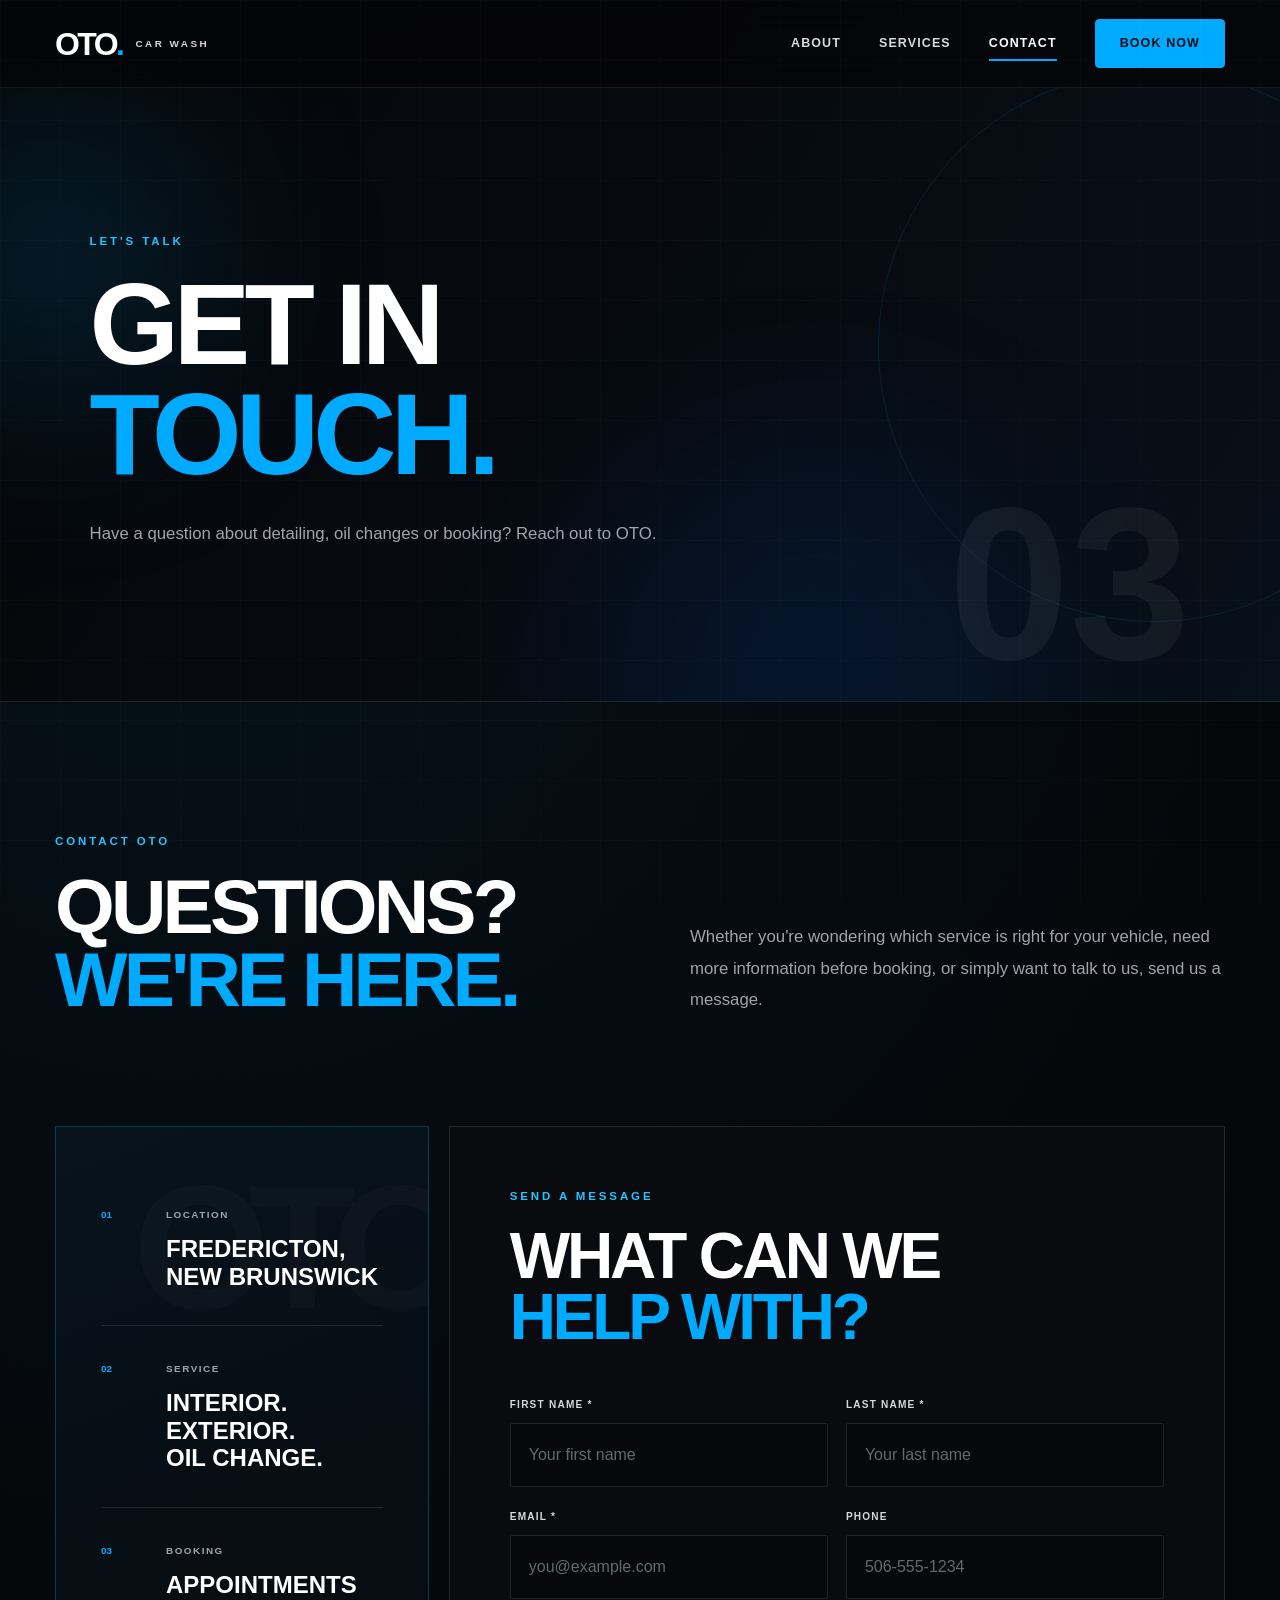
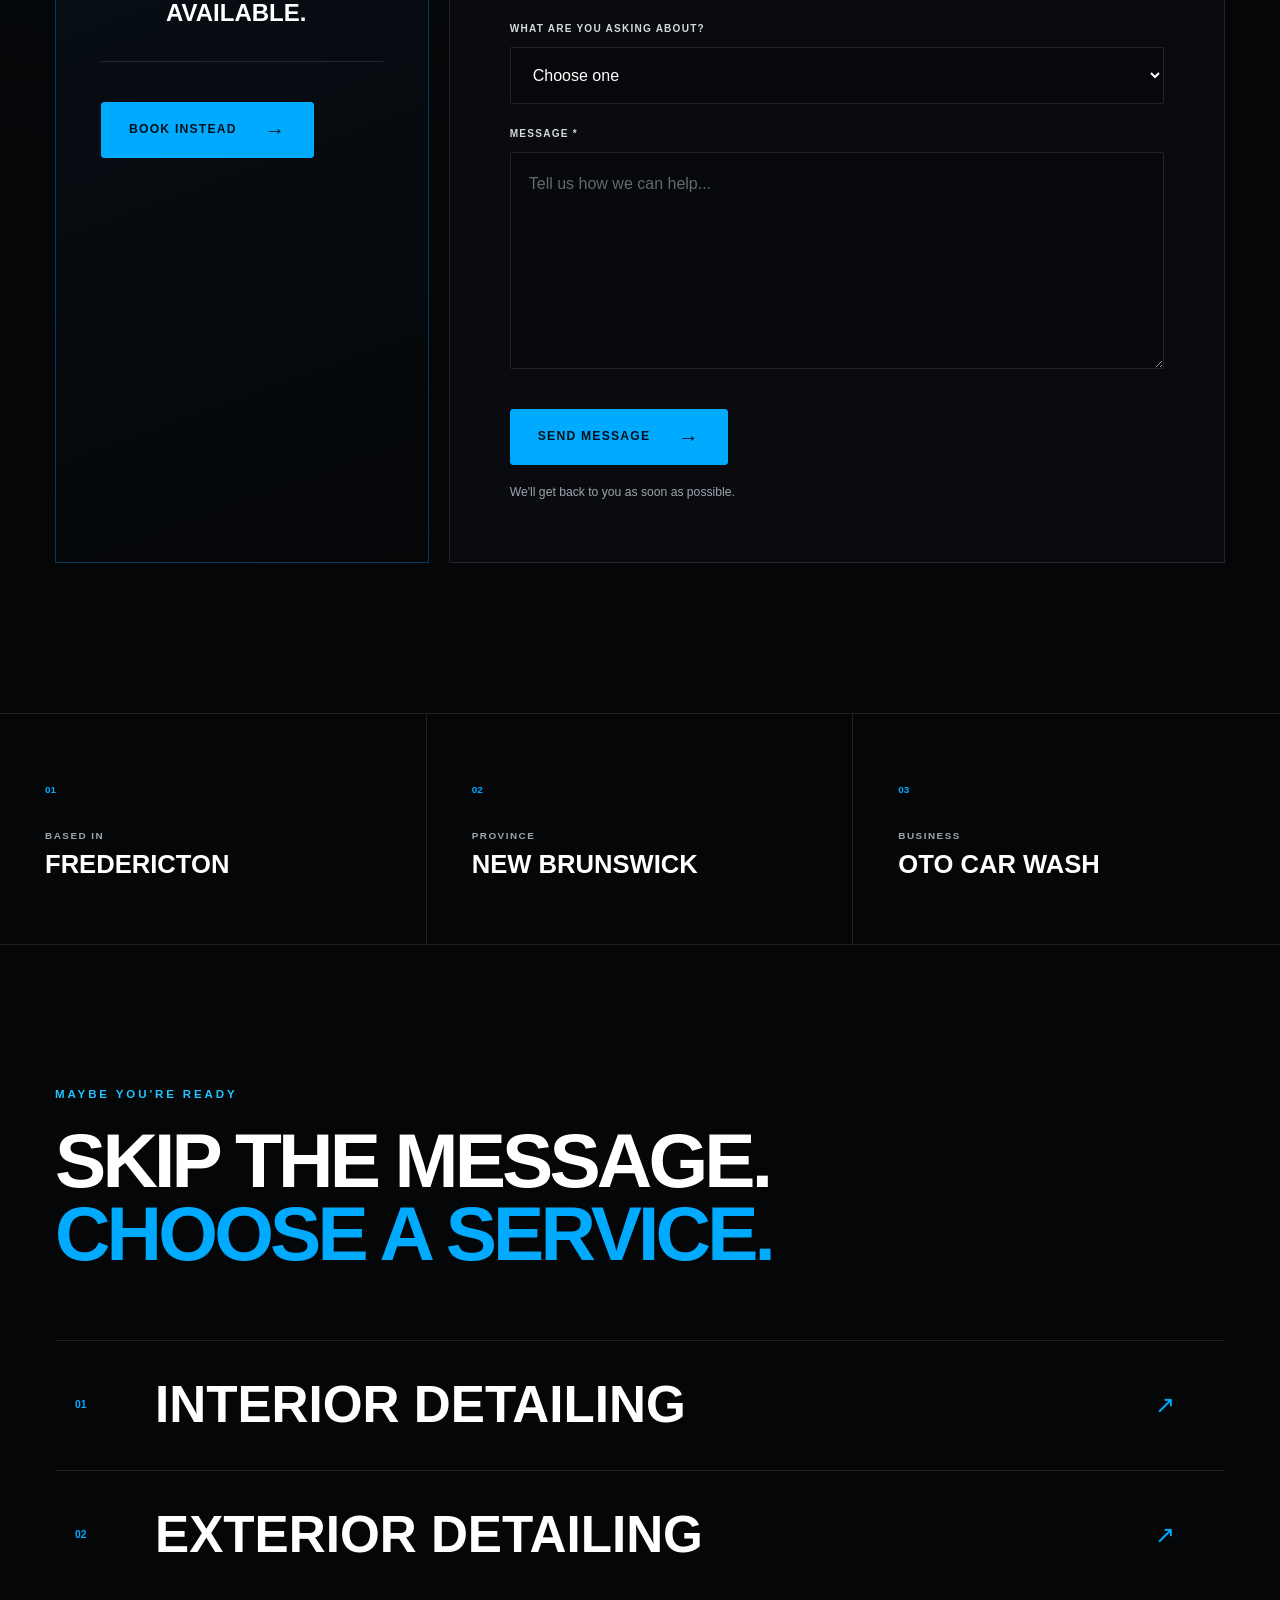
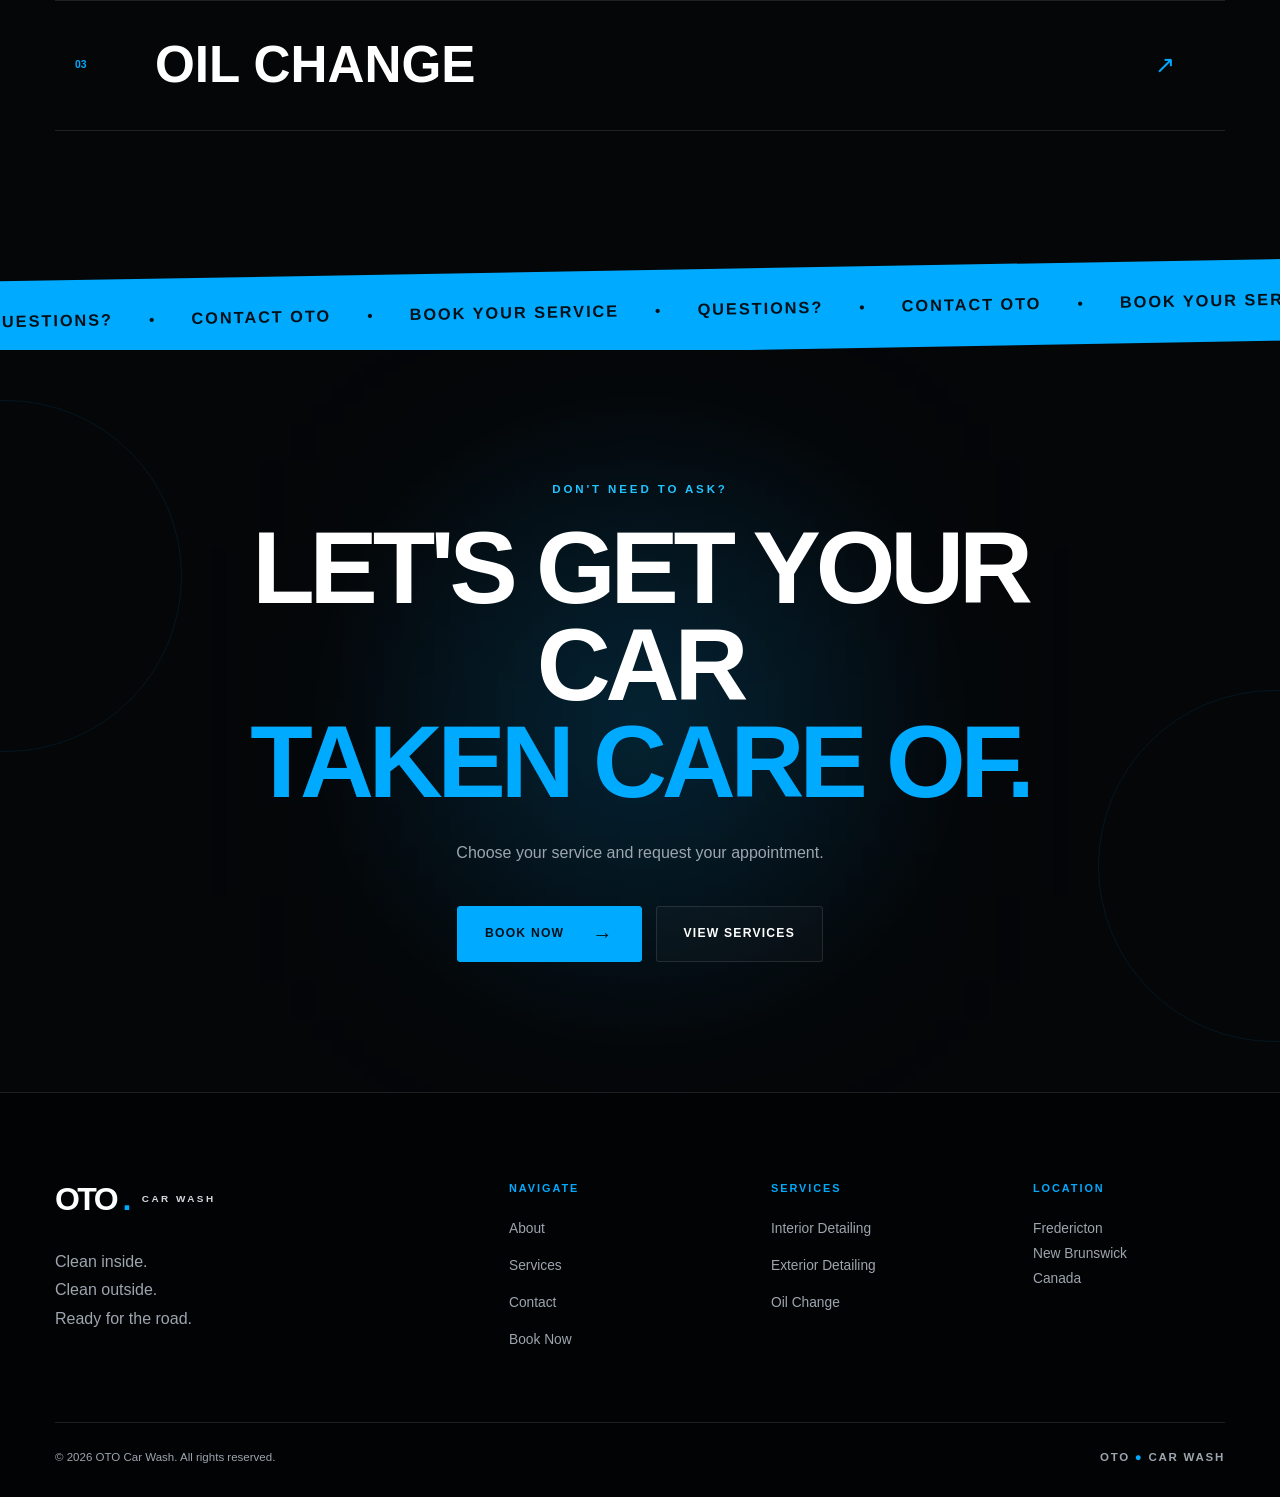
<file: contact.html>
<!DOCTYPE html>
<html lang="en">

<head>
    <meta charset="UTF-8">
    <meta name="viewport" content="width=device-width, initial-scale=1.0">

    <title>Contact | OTO Car Wash Fredericton</title>

    <meta name="description"
          content="Contact OTO Car Wash in Fredericton, New Brunswick for interior detailing, exterior detailing and oil change services.">

    <link rel="stylesheet" href="css/style.css">
</head>

<body>


<!-- =========================
     NAVIGATION
========================= -->

<header class="main-header">

    <a href="index.html" class="brand">
        <span class="brand-main">OTO</span>
        <span class="brand-sub">CAR WASH</span>
    </a>

    <nav class="desktop-nav">
        <a href="about.html">About</a>
        <a href="services.html">Services</a>
        <a href="contact.html" class="active">Contact</a>
        <a href="booking.html" class="nav-book">Book Now</a>
    </nav>

    <button class="menu-button" id="menuButton" aria-label="Open menu">
        <span></span>
        <span></span>
        <span></span>
    </button>

</header>


<!-- MOBILE MENU -->

<div class="mobile-menu" id="mobileMenu">

    <a href="about.html">About</a>
    <a href="services.html">Services</a>
    <a href="contact.html">Contact</a>
    <a href="booking.html">Book Now</a>

</div>


<main>


<!-- =========================
     CONTACT HERO
========================= -->

<section class="page-hero contact-page-hero">

    <div class="hero-glow hero-glow-one"></div>
    <div class="hero-glow hero-glow-two"></div>

    <div class="page-hero-content reveal">

        <p class="eyebrow">
            LET'S TALK
        </p>

        <h1>
            GET IN<br>
            <span>TOUCH.</span>
        </h1>

        <p>
            Have a question about detailing, oil changes
            or booking? Reach out to OTO.
        </p>

    </div>

    <div class="page-number">
        03
    </div>

</section>


<!-- =========================
     CONTACT INTRO
========================= -->

<section class="contact-intro-section">

    <div class="contact-intro-big reveal">

        <p class="eyebrow">
            CONTACT OTO
        </p>

        <h2>
            QUESTIONS?<br>
            <span>WE'RE HERE.</span>
        </h2>

    </div>


    <div class="contact-intro-text reveal">

        <p>
            Whether you're wondering which service is right
            for your vehicle, need more information before booking,
            or simply want to talk to us, send us a message.
        </p>

    </div>

</section>


<!-- =========================
     CONTACT MAIN
========================= -->

<section class="contact-main-section">


    <!-- LEFT SIDE -->

    <div class="contact-side-panel reveal">

        <div class="contact-side-number">
            OTO
        </div>


        <div class="contact-method">

            <span class="contact-method-number">
                01
            </span>

            <div>

                <p class="contact-method-label">
                    LOCATION
                </p>

                <h3>
                    Fredericton,<br>
                    New Brunswick
                </h3>

            </div>

        </div>


        <div class="contact-method">

            <span class="contact-method-number">
                02
            </span>

            <div>

                <p class="contact-method-label">
                    SERVICE
                </p>

                <h3>
                    Interior.<br>
                    Exterior.<br>
                    Oil Change.
                </h3>

            </div>

        </div>


        <div class="contact-method">

            <span class="contact-method-number">
                03
            </span>

            <div>

                <p class="contact-method-label">
                    BOOKING
                </p>

                <h3>
                    Appointments<br>
                    Available.
                </h3>

            </div>

        </div>


        <a href="booking.html"
           class="button primary-button contact-side-button">

            Book Instead

            <span>→</span>

        </a>

    </div>


    <!-- CONTACT FORM -->

    <div class="contact-form-area reveal">

        <div class="contact-form-heading">

            <p class="eyebrow">
                SEND A MESSAGE
            </p>

            <h2>
                WHAT CAN WE<br>
                <span>HELP WITH?</span>
            </h2>

        </div>


        <form class="oto-form" id="contactForm">


            <!-- NAME -->

            <div class="form-row">

                <div class="form-field">

                    <label for="firstName">
                        FIRST NAME *
                    </label>

                    <input
                        type="text"
                        id="firstName"
                        name="firstName"
                        placeholder="Your first name"
                        required
                    >

                </div>


                <div class="form-field">

                    <label for="lastName">
                        LAST NAME *
                    </label>

                    <input
                        type="text"
                        id="lastName"
                        name="lastName"
                        placeholder="Your last name"
                        required
                    >

                </div>

            </div>


            <!-- CONTACT -->

            <div class="form-row">

                <div class="form-field">

                    <label for="email">
                        EMAIL *
                    </label>

                    <input
                        type="email"
                        id="email"
                        name="email"
                        placeholder="you@example.com"
                        required
                    >

                </div>


                <div class="form-field">

                    <label for="phone">
                        PHONE
                    </label>

                    <input
                        type="tel"
                        id="phone"
                        name="phone"
                        placeholder="506-555-1234"
                    >

                </div>

            </div>


            <!-- SERVICE -->

            <div class="form-field">

                <label for="contactService">
                    WHAT ARE YOU ASKING ABOUT?
                </label>

                <select
                    id="contactService"
                    name="service"
                >

                    <option value="">
                        Choose one
                    </option>

                    <option value="Interior Detailing">
                        Interior Detailing
                    </option>

                    <option value="Exterior Detailing">
                        Exterior Detailing
                    </option>

                    <option value="Oil Change">
                        Oil Change
                    </option>

                    <option value="Booking">
                        Booking
                    </option>

                    <option value="General Question">
                        General Question
                    </option>

                </select>

            </div>


            <!-- MESSAGE -->

            <div class="form-field">

                <label for="message">
                    MESSAGE *
                </label>

                <textarea
                    id="message"
                    name="message"
                    rows="7"
                    placeholder="Tell us how we can help..."
                    required
                ></textarea>

            </div>


            <button
                type="submit"
                class="button primary-button form-button">

                Send Message

                <span>→</span>

            </button>


            <p class="form-note">
                We'll get back to you as soon as possible.
            </p>

        </form>

    </div>

</section>


<!-- =========================
     CONTACT STRIP
========================= -->

<section class="contact-strip">

    <div class="contact-strip-item reveal">

        <span>
            01
        </span>

        <p>
            BASED IN
        </p>

        <h3>
            FREDERICTON
        </h3>

    </div>


    <div class="contact-strip-item reveal">

        <span>
            02
        </span>

        <p>
            PROVINCE
        </p>

        <h3>
            NEW BRUNSWICK
        </h3>

    </div>


    <div class="contact-strip-item reveal">

        <span>
            03
        </span>

        <p>
            BUSINESS
        </p>

        <h3>
            OTO CAR WASH
        </h3>

    </div>

</section>


<!-- =========================
     SERVICES LINKS
========================= -->

<section class="contact-services-section">

    <div class="contact-services-heading reveal">

        <p class="eyebrow">
            MAYBE YOU'RE READY
        </p>

        <h2>
            SKIP THE MESSAGE.<br>
            <span>CHOOSE A SERVICE.</span>
        </h2>

    </div>


    <div class="contact-service-links">


        <a href="services.html#interior"
           class="contact-service-link reveal">

            <span>
                01
            </span>

            <h3>
                Interior Detailing
            </h3>

            <div>
                ↗
            </div>

        </a>


        <a href="services.html#exterior"
           class="contact-service-link reveal">

            <span>
                02
            </span>

            <h3>
                Exterior Detailing
            </h3>

            <div>
                ↗
            </div>

        </a>


        <a href="services.html#oil"
           class="contact-service-link reveal">

            <span>
                03
            </span>

            <h3>
                Oil Change
            </h3>

            <div>
                ↗
            </div>

        </a>


    </div>

</section>


<!-- =========================
     MOVING TEXT
========================= -->

<section class="marquee-section">

    <div class="marquee-track">

        <span>
            QUESTIONS?
        </span>

        <span class="marquee-dot">
            ●
        </span>

        <span>
            CONTACT OTO
        </span>

        <span class="marquee-dot">
            ●
        </span>

        <span>
            BOOK YOUR SERVICE
        </span>

        <span class="marquee-dot">
            ●
        </span>

        <span>
            QUESTIONS?
        </span>

        <span class="marquee-dot">
            ●
        </span>

        <span>
            CONTACT OTO
        </span>

        <span class="marquee-dot">
            ●
        </span>

        <span>
            BOOK YOUR SERVICE
        </span>

        <span class="marquee-dot">
            ●
        </span>

    </div>

</section>


<!-- =========================
     FINAL CTA
========================= -->

<section class="cta-section">

    <div class="cta-glow"></div>

    <div class="cta-content reveal">

        <p class="eyebrow">
            DON'T NEED TO ASK?
        </p>

        <h2>
            LET'S GET YOUR CAR<br>
            <span>TAKEN CARE OF.</span>
        </h2>

        <p>
            Choose your service and request your appointment.
        </p>


        <div class="hero-buttons">

            <a href="booking.html"
               class="button primary-button">

                Book Now

                <span>
                    →
                </span>

            </a>


            <a href="services.html"
               class="button secondary-button">

                View Services

            </a>

        </div>

    </div>

</section>


</main>


<!-- =========================
     FOOTER
========================= -->

<footer class="footer">

    <div class="footer-top">


        <div class="footer-brand">

            <a href="index.html"
               class="brand footer-logo">

                <span class="brand-main">
                    OTO
                </span>

                <span class="brand-sub">
                    CAR WASH
                </span>

            </a>

            <p>
                Clean inside.<br>
                Clean outside.<br>
                Ready for the road.
            </p>

        </div>


        <div class="footer-column">

            <h4>
                Navigate
            </h4>

            <a href="about.html">
                About
            </a>

            <a href="services.html">
                Services
            </a>

            <a href="contact.html">
                Contact
            </a>

            <a href="booking.html">
                Book Now
            </a>

        </div>


        <div class="footer-column">

            <h4>
                Services
            </h4>

            <a href="services.html#interior">
                Interior Detailing
            </a>

            <a href="services.html#exterior">
                Exterior Detailing
            </a>

            <a href="services.html#oil">
                Oil Change
            </a>

        </div>


        <div class="footer-column">

            <h4>
                Location
            </h4>

            <p>
                Fredericton<br>
                New Brunswick<br>
                Canada
            </p>

        </div>

    </div>


    <div class="footer-bottom">

        <p>
            © <span id="currentYear"></span>
            OTO Car Wash. All rights reserved.
        </p>

        <p class="footer-signature">
            OTO <span>●</span> CAR WASH
        </p>

    </div>

</footer>


<script src="js/script.js"></script>

</body>

</html>
</file>
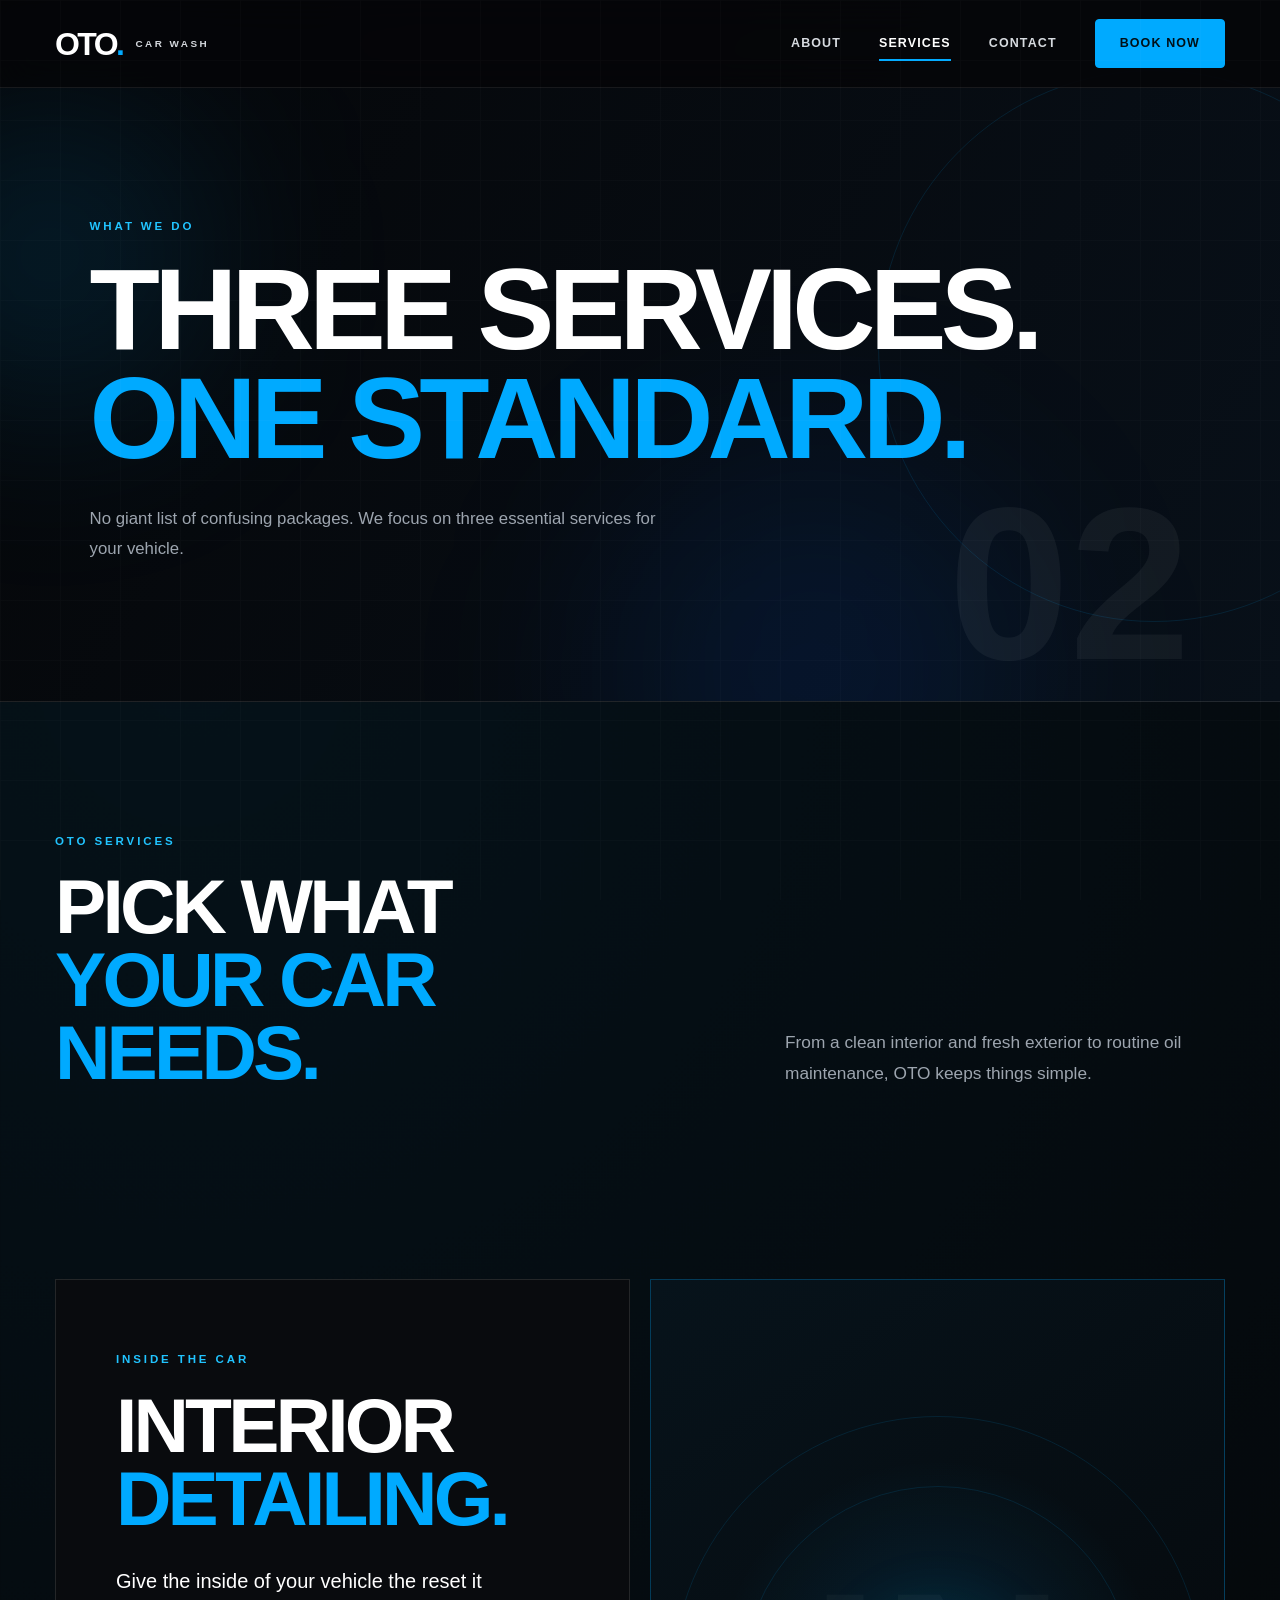
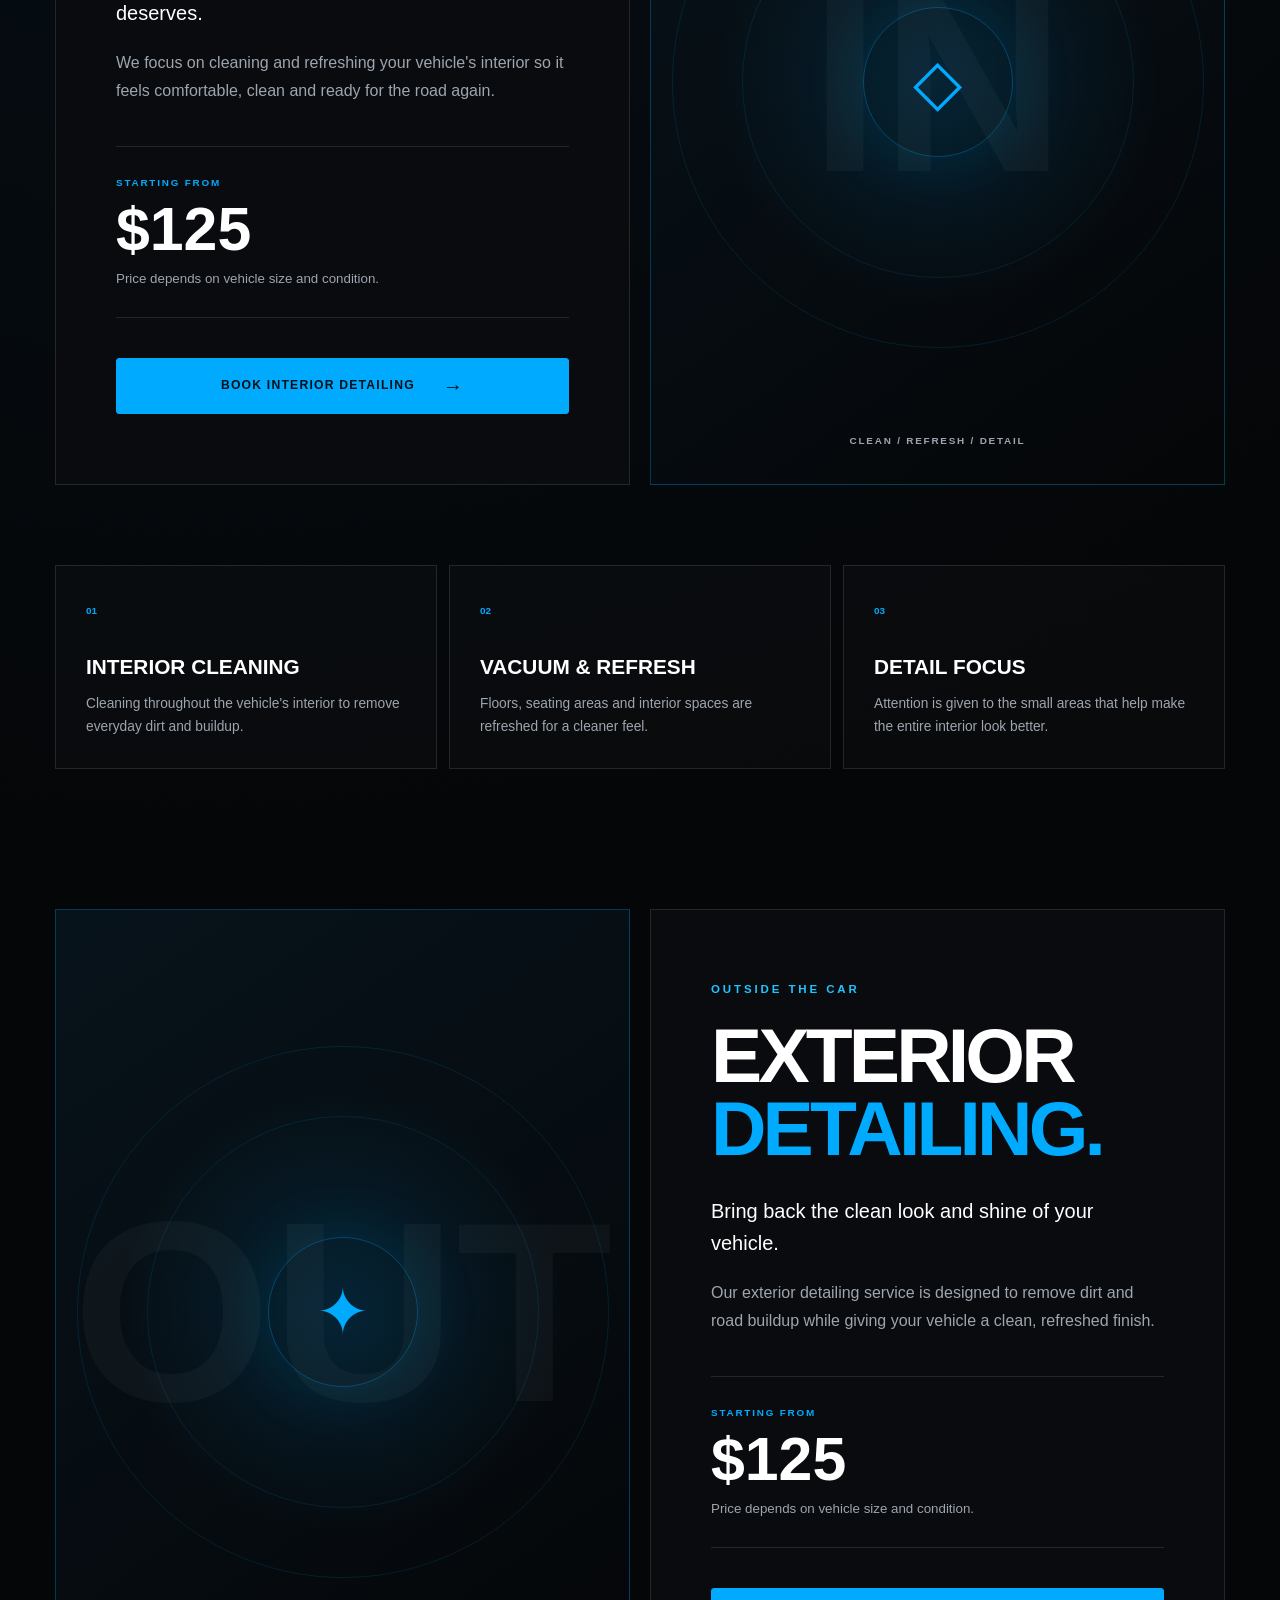
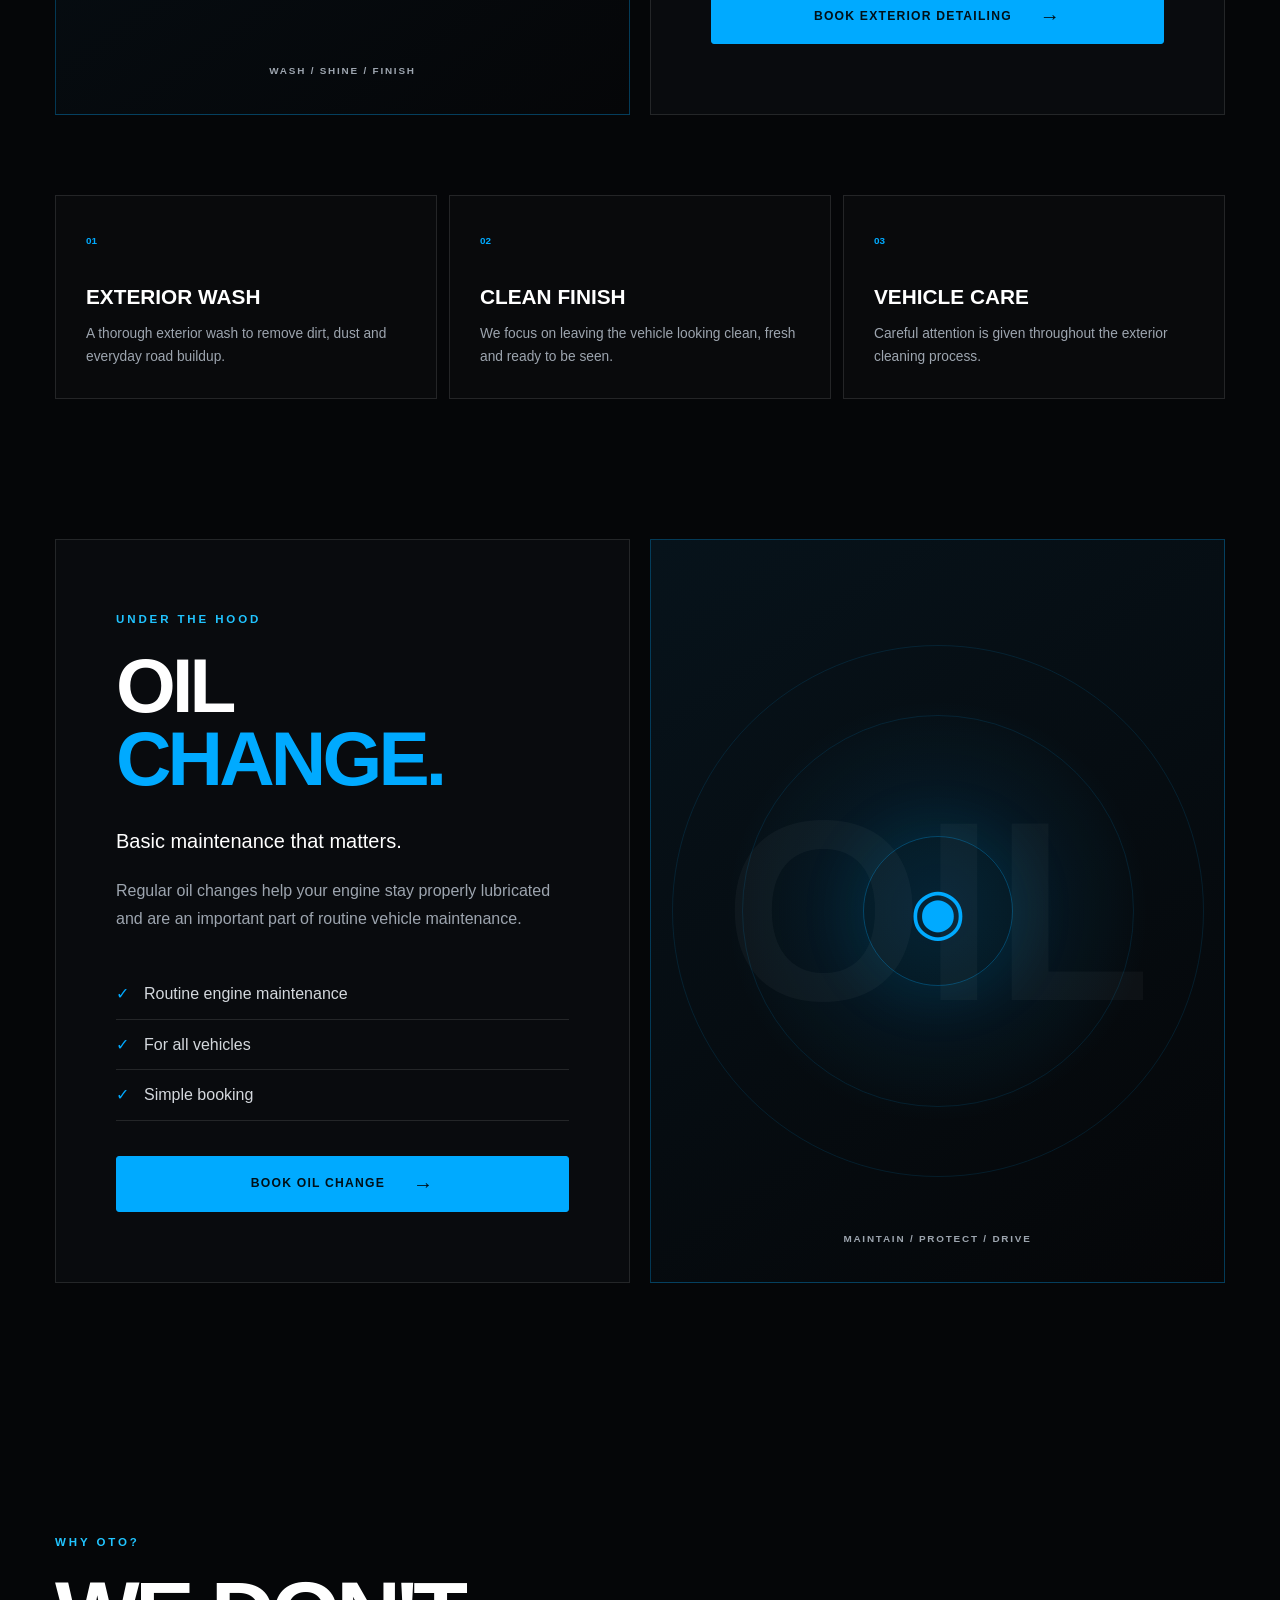
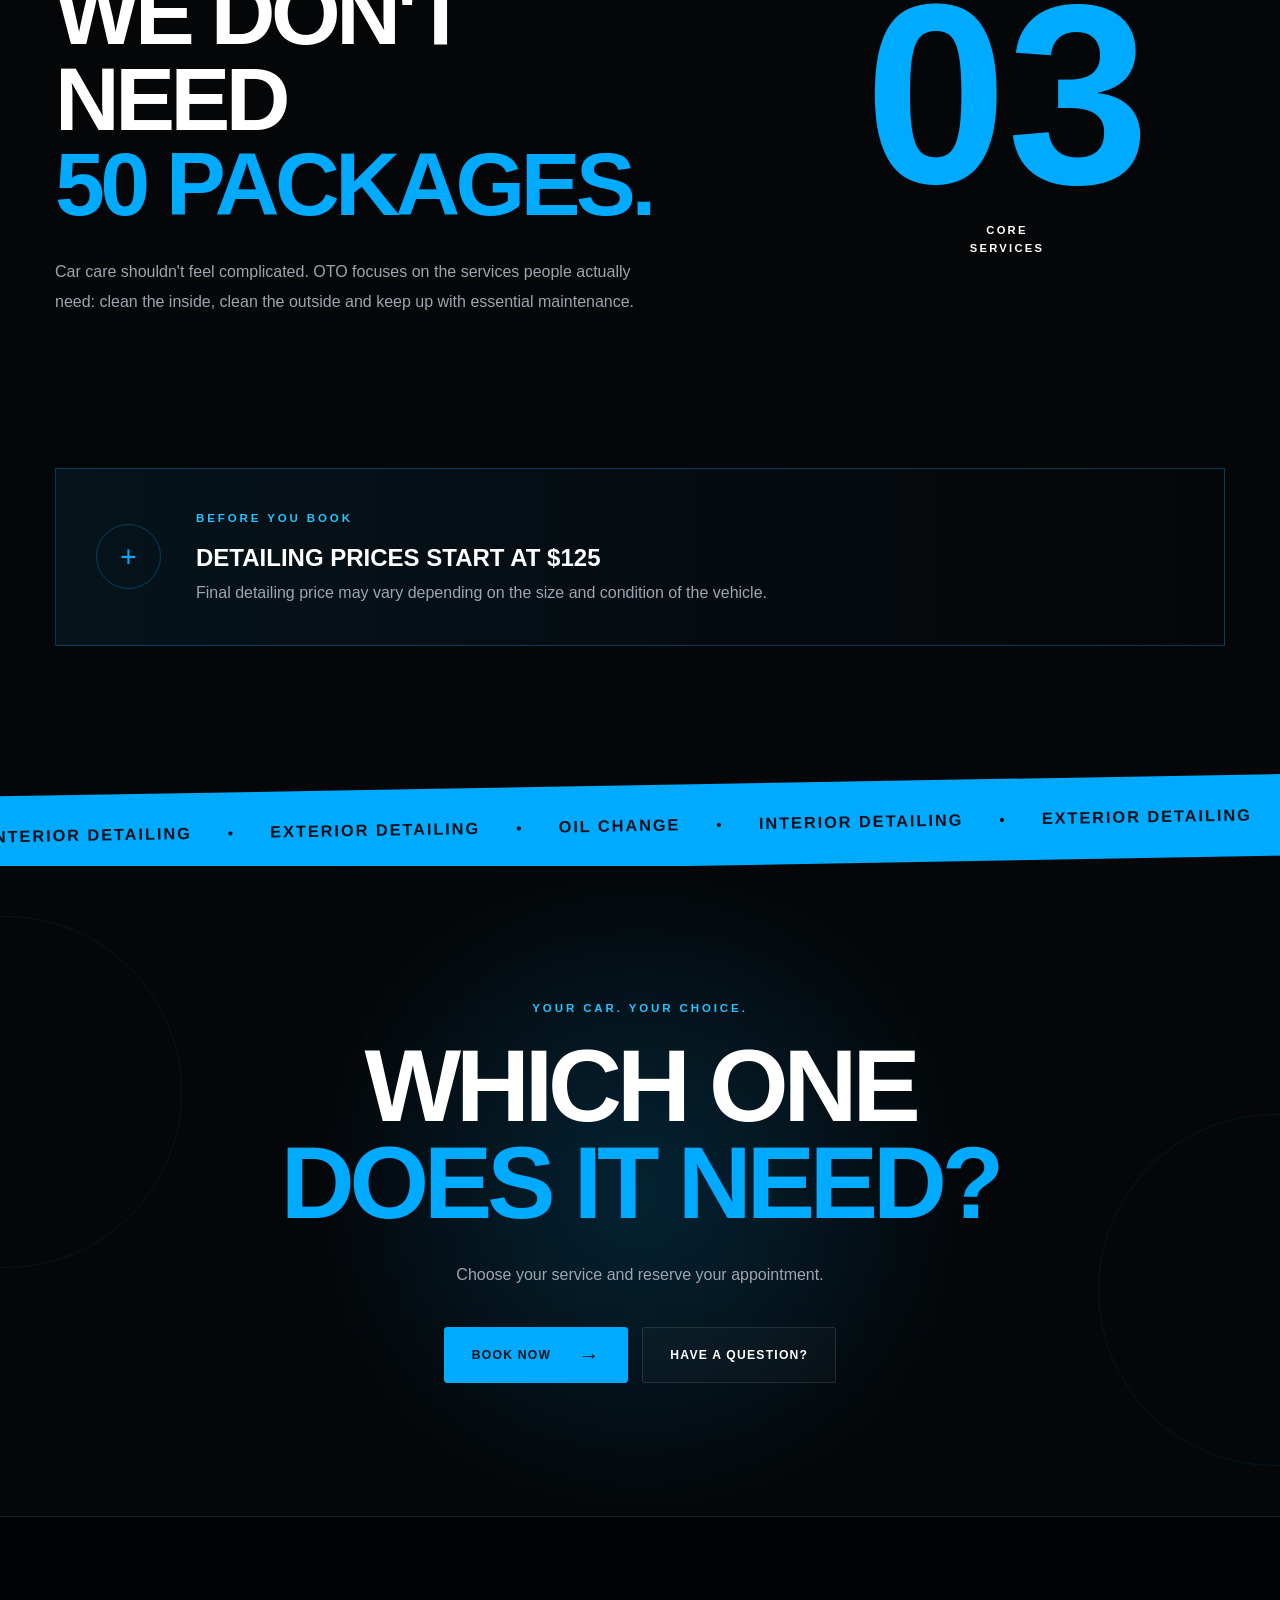
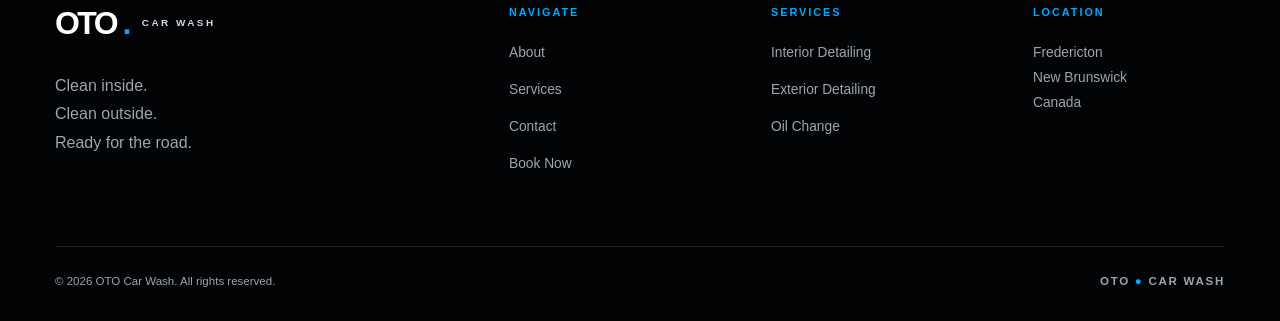
<file: services.html>
<!DOCTYPE html>
<html lang="en">
<head>
    <meta charset="UTF-8">
    <meta name="viewport" content="width=device-width, initial-scale=1.0">

    <title>Services | OTO Car Wash Fredericton</title>

    <meta name="description"
          content="OTO Car Wash offers interior detailing, exterior detailing and oil change services in Fredericton, New Brunswick.">

    <link rel="stylesheet" href="css/style.css">
</head>

<body>


<!-- =========================
     NAVIGATION
========================= -->

<header class="main-header">

    <a href="index.html" class="brand">
        <span class="brand-main">OTO</span>
        <span class="brand-sub">CAR WASH</span>
    </a>

    <nav class="desktop-nav">
        <a href="about.html">About</a>
        <a href="services.html" class="active">Services</a>
        <a href="contact.html">Contact</a>
        <a href="booking.html" class="nav-book">Book Now</a>
    </nav>

    <button class="menu-button" id="menuButton" aria-label="Open menu">
        <span></span>
        <span></span>
        <span></span>
    </button>

</header>


<!-- MOBILE MENU -->

<div class="mobile-menu" id="mobileMenu">

    <a href="about.html">About</a>
    <a href="services.html">Services</a>
    <a href="contact.html">Contact</a>
    <a href="booking.html">Book Now</a>

</div>


<main>


<!-- =========================
     SERVICES HERO
========================= -->

<section class="page-hero services-hero">

    <div class="hero-glow hero-glow-one"></div>
    <div class="hero-glow hero-glow-two"></div>

    <div class="page-hero-content reveal">

        <p class="eyebrow">
            WHAT WE DO
        </p>

        <h1>
            THREE SERVICES.<br>
            <span>ONE STANDARD.</span>
        </h1>

        <p>
            No giant list of confusing packages.
            We focus on three essential services for your vehicle.
        </p>

    </div>

    <div class="page-number">
        02
    </div>

</section>


<!-- =========================
     SERVICE INTRO
========================= -->

<section class="section services-intro">

    <div class="section-heading reveal">

        <div>

            <p class="eyebrow">
                OTO SERVICES
            </p>

            <h2>
                PICK WHAT<br>
                <span>YOUR CAR NEEDS.</span>
            </h2>

        </div>

        <p class="section-intro">
            From a clean interior and fresh exterior to routine
            oil maintenance, OTO keeps things simple.
        </p>

    </div>

</section>


<!-- =========================
     INTERIOR DETAILING
========================= -->

<section class="service-showcase" id="interior">

    <div class="service-showcase-number">
        01
    </div>

    <div class="service-showcase-content reveal">

        <p class="eyebrow">
            INSIDE THE CAR
        </p>

        <h2>
            INTERIOR<br>
            <span>DETAILING.</span>
        </h2>

        <p class="service-lead">
            Give the inside of your vehicle the reset it deserves.
        </p>

        <p>
            We focus on cleaning and refreshing your vehicle's
            interior so it feels comfortable, clean and ready
            for the road again.
        </p>

        <div class="service-price">
            <span>STARTING FROM</span>
            <strong>$125</strong>
            <small>Price depends on vehicle size and condition.</small>
        </div>

        <a href="booking.html"
           class="button primary-button">

            Book Interior Detailing

            <span>→</span>

        </a>

    </div>


    <div class="service-visual interior-visual reveal">

        <div class="service-visual-word">
            IN
        </div>

        <div class="service-icon-large">
            ◇
        </div>

        <div class="service-visual-label">
            CLEAN / REFRESH / DETAIL
        </div>

    </div>

</section>


<!-- =========================
     INTERIOR DETAILS
========================= -->

<section class="service-details-section">

    <div class="service-details-grid">

        <div class="service-detail-card reveal">
            <span>01</span>
            <h3>Interior Cleaning</h3>
            <p>
                Cleaning throughout the vehicle's interior
                to remove everyday dirt and buildup.
            </p>
        </div>

        <div class="service-detail-card reveal">
            <span>02</span>
            <h3>Vacuum & Refresh</h3>
            <p>
                Floors, seating areas and interior spaces
                are refreshed for a cleaner feel.
            </p>
        </div>

        <div class="service-detail-card reveal">
            <span>03</span>
            <h3>Detail Focus</h3>
            <p>
                Attention is given to the small areas that
                help make the entire interior look better.
            </p>
        </div>

    </div>

</section>


<!-- =========================
     EXTERIOR DETAILING
========================= -->

<section class="service-showcase service-showcase-reverse"
         id="exterior">

    <div class="service-showcase-number">
        02
    </div>


    <div class="service-visual exterior-visual reveal">

        <div class="service-visual-word">
            OUT
        </div>

        <div class="service-icon-large">
            ✦
        </div>

        <div class="service-visual-label">
            WASH / SHINE / FINISH
        </div>

    </div>


    <div class="service-showcase-content reveal">

        <p class="eyebrow">
            OUTSIDE THE CAR
        </p>

        <h2>
            EXTERIOR<br>
            <span>DETAILING.</span>
        </h2>

        <p class="service-lead">
            Bring back the clean look and shine of your vehicle.
        </p>

        <p>
            Our exterior detailing service is designed to remove
            dirt and road buildup while giving your vehicle a
            clean, refreshed finish.
        </p>

        <div class="service-price">
            <span>STARTING FROM</span>
            <strong>$125</strong>
            <small>Price depends on vehicle size and condition.</small>
        </div>

        <a href="booking.html"
           class="button primary-button">

            Book Exterior Detailing

            <span>→</span>

        </a>

    </div>

</section>


<!-- =========================
     EXTERIOR DETAILS
========================= -->

<section class="service-details-section">

    <div class="service-details-grid">

        <div class="service-detail-card reveal">
            <span>01</span>
            <h3>Exterior Wash</h3>
            <p>
                A thorough exterior wash to remove dirt,
                dust and everyday road buildup.
            </p>
        </div>

        <div class="service-detail-card reveal">
            <span>02</span>
            <h3>Clean Finish</h3>
            <p>
                We focus on leaving the vehicle looking
                clean, fresh and ready to be seen.
            </p>
        </div>

        <div class="service-detail-card reveal">
            <span>03</span>
            <h3>Vehicle Care</h3>
            <p>
                Careful attention is given throughout
                the exterior cleaning process.
            </p>
        </div>

    </div>

</section>


<!-- =========================
     OIL CHANGE
========================= -->

<section class="service-showcase oil-service"
         id="oil">

    <div class="service-showcase-number">
        03
    </div>


    <div class="service-showcase-content reveal">

        <p class="eyebrow">
            UNDER THE HOOD
        </p>

        <h2>
            OIL<br>
            <span>CHANGE.</span>
        </h2>

        <p class="service-lead">
            Basic maintenance that matters.
        </p>

        <p>
            Regular oil changes help your engine stay
            properly lubricated and are an important part
            of routine vehicle maintenance.
        </p>

        <div class="oil-benefits">

            <div>
                <span>✓</span>
                <p>Routine engine maintenance</p>
            </div>

            <div>
                <span>✓</span>
                <p>For all vehicles</p>
            </div>

            <div>
                <span>✓</span>
                <p>Simple booking</p>
            </div>

        </div>

        <a href="booking.html"
           class="button primary-button">

            Book Oil Change

            <span>→</span>

        </a>

    </div>


    <div class="service-visual oil-visual reveal">

        <div class="service-visual-word">
            OIL
        </div>

        <div class="oil-drop">
            ◉
        </div>

        <div class="service-visual-label">
            MAINTAIN / PROTECT / DRIVE
        </div>

    </div>

</section>


<!-- =========================
     WHY ONLY THREE?
========================= -->

<section class="section three-focus-section">

    <div class="three-focus-content reveal">

        <p class="eyebrow">
            WHY OTO?
        </p>

        <h2>
            WE DON'T NEED<br>
            <span>50 PACKAGES.</span>
        </h2>

        <p>
            Car care shouldn't feel complicated.
            OTO focuses on the services people actually need:
            clean the inside, clean the outside and keep up
            with essential maintenance.
        </p>

    </div>


    <div class="three-focus-number reveal">

        <span>
            03
        </span>

        <p>
            CORE<br>
            SERVICES
        </p>

    </div>

</section>


<!-- =========================
     PRICE NOTE
========================= -->

<section class="price-note-section">

    <div class="price-note reveal">

        <div class="price-note-icon">
            +
        </div>

        <div>

            <p class="eyebrow">
                BEFORE YOU BOOK
            </p>

            <h3>
                DETAILING PRICES START AT $125
            </h3>

            <p>
                Final detailing price may vary depending on
                the size and condition of the vehicle.
            </p>

        </div>

    </div>

</section>


<!-- =========================
     MOVING TEXT
========================= -->

<section class="marquee-section">

    <div class="marquee-track">

        <span>INTERIOR DETAILING</span>
        <span class="marquee-dot">●</span>

        <span>EXTERIOR DETAILING</span>
        <span class="marquee-dot">●</span>

        <span>OIL CHANGE</span>
        <span class="marquee-dot">●</span>

        <span>INTERIOR DETAILING</span>
        <span class="marquee-dot">●</span>

        <span>EXTERIOR DETAILING</span>
        <span class="marquee-dot">●</span>

        <span>OIL CHANGE</span>
        <span class="marquee-dot">●</span>

    </div>

</section>


<!-- =========================
     BOOKING CTA
========================= -->

<section class="cta-section">

    <div class="cta-glow"></div>

    <div class="cta-content reveal">

        <p class="eyebrow">
            YOUR CAR. YOUR CHOICE.
        </p>

        <h2>
            WHICH ONE<br>
            <span>DOES IT NEED?</span>
        </h2>

        <p>
            Choose your service and reserve your appointment.
        </p>


        <div class="hero-buttons">

            <a href="booking.html"
               class="button primary-button">

                Book Now

                <span>→</span>

            </a>


            <a href="contact.html"
               class="button secondary-button">

                Have a Question?

            </a>

        </div>

    </div>

</section>


</main>


<!-- =========================
     FOOTER
========================= -->

<footer class="footer">

    <div class="footer-top">


        <div class="footer-brand">

            <a href="index.html"
               class="brand footer-logo">

                <span class="brand-main">
                    OTO
                </span>

                <span class="brand-sub">
                    CAR WASH
                </span>

            </a>

            <p>
                Clean inside.<br>
                Clean outside.<br>
                Ready for the road.
            </p>

        </div>


        <div class="footer-column">

            <h4>Navigate</h4>

            <a href="about.html">About</a>
            <a href="services.html">Services</a>
            <a href="contact.html">Contact</a>
            <a href="booking.html">Book Now</a>

        </div>


        <div class="footer-column">

            <h4>Services</h4>

            <a href="#interior">
                Interior Detailing
            </a>

            <a href="#exterior">
                Exterior Detailing
            </a>

            <a href="#oil">
                Oil Change
            </a>

        </div>


        <div class="footer-column">

            <h4>Location</h4>

            <p>
                Fredericton<br>
                New Brunswick<br>
                Canada
            </p>

        </div>

    </div>


    <div class="footer-bottom">

        <p>
            © <span id="currentYear"></span>
            OTO Car Wash. All rights reserved.
        </p>

        <p class="footer-signature">
            OTO <span>●</span> CAR WASH
        </p>

    </div>

</footer>


<script src="js/script.js"></script>

</body>
</html>
</file>
<file: css/style.css>
/* =========================================================
   OTO CAR WASH
   MAIN STYLESHEET
   Black + Electric Blue + White
========================================================= */


/* =========================================================
   1. RESET / VARIABLES
========================================================= */

* {
    margin: 0;
    padding: 0;
    box-sizing: border-box;
}

html {
    scroll-behavior: smooth;
}

:root {
    --black: #050608;
    --black-soft: #090b0f;
    --dark: #0d1015;
    --dark-light: #12161d;

    --blue: #00aaff;
    --blue-bright: #21c4ff;
    --blue-dark: #006eff;

    --white: #ffffff;
    --gray: #9da5af;
    --gray-light: #d4d8dd;

    --border: rgba(255, 255, 255, 0.11);
    --blue-border: rgba(0, 170, 255, 0.30);

    --container: 1400px;

    --transition: 0.35s ease;
}

body {
    background:
        radial-gradient(
            circle at 15% 10%,
            rgba(0, 170, 255, 0.07),
            transparent 30%
        ),
        var(--black);

    color: var(--white);

    font-family:
        Arial,
        Helvetica,
        sans-serif;

    line-height: 1.6;

    overflow-x: hidden;
}

body::before {
    content: "";

    position: fixed;

    inset: 0;

    pointer-events: none;

    opacity: 0.025;

    background-image:
        linear-gradient(
            rgba(255, 255, 255, 0.8) 1px,
            transparent 1px
        ),
        linear-gradient(
            90deg,
            rgba(255, 255, 255, 0.8) 1px,
            transparent 1px
        );

    background-size: 60px 60px;

    z-index: 9999;
}

img {
    display: block;
    max-width: 100%;
}

a {
    color: inherit;
    text-decoration: none;
}

button,
input,
select,
textarea {
    font: inherit;
}

button {
    cursor: pointer;
}

::selection {
    background: var(--blue);
    color: var(--black);
}


/* =========================================================
   2. SCROLLBAR
========================================================= */

::-webkit-scrollbar {
    width: 9px;
}

::-webkit-scrollbar-track {
    background: var(--black);
}

::-webkit-scrollbar-thumb {
    background: var(--blue);
    border-radius: 20px;
}


/* =========================================================
   3. GLOBAL TEXT
========================================================= */

.eyebrow {
    color: var(--blue-bright);

    font-size: 0.72rem;

    font-weight: 800;

    letter-spacing: 0.25em;

    text-transform: uppercase;

    margin-bottom: 20px;
}

h1,
h2,
h3,
h4 {
    line-height: 0.95;
}

h1,
h2 {
    font-weight: 900;

    letter-spacing: -0.05em;
}

h1 span,
h2 span {
    color: var(--blue);
}

p {
    color: var(--gray);
}

.section {
    max-width: var(--container);

    margin: auto;

    padding: 130px 55px;
}

.section-heading {
    display: flex;

    justify-content: space-between;

    align-items: flex-end;

    gap: 80px;

    margin-bottom: 70px;
}

.section-heading h2,
.center-heading h2,
.why-left h2,
.about-intro h2,
.contact-intro-big h2,
.booking-intro-left h2 {
    font-size: clamp(3rem, 6vw, 6.4rem);

    text-transform: uppercase;
}

.section-intro {
    max-width: 440px;

    font-size: 1.08rem;

    line-height: 1.8;
}

.center-heading {
    text-align: center;

    margin-bottom: 80px;
}


/* =========================================================
   4. HEADER / NAVIGATION
========================================================= */

.main-header {
    position: fixed;

    top: 0;
    left: 0;

    width: 100%;

    height: 88px;

    padding: 0 55px;

    display: flex;

    align-items: center;

    justify-content: space-between;

    background: rgba(5, 6, 8, 0.82);

    border-bottom: 1px solid rgba(255, 255, 255, 0.08);

    backdrop-filter: blur(18px);
    -webkit-backdrop-filter: blur(18px);

    z-index: 1000;
}

.brand {
    display: inline-flex;

    align-items: center;

    gap: 13px;
}

.brand-main {
    color: var(--white);

    font-size: 2rem;

    font-weight: 900;

    letter-spacing: -0.08em;

    line-height: 1;
}

.brand-main::after {
    content: ".";

    color: var(--blue);
}

.brand-sub {
    color: var(--gray-light);

    font-size: 0.62rem;

    font-weight: 700;

    letter-spacing: 0.25em;

    line-height: 1.2;
}

.desktop-nav {
    display: flex;

    align-items: center;

    gap: 38px;
}

.desktop-nav a {
    position: relative;

    color: #d7dbe0;

    font-size: 0.78rem;

    font-weight: 700;

    letter-spacing: 0.09em;

    text-transform: uppercase;

    transition: var(--transition);
}

.desktop-nav a:not(.nav-book)::after {
    content: "";

    position: absolute;

    bottom: -8px;
    left: 0;

    width: 0;
    height: 2px;

    background: var(--blue);

    transition: var(--transition);
}

.desktop-nav a:hover,
.desktop-nav a.active {
    color: var(--white);
}

.desktop-nav a:hover::after,
.desktop-nav a.active::after {
    width: 100%;
}

.desktop-nav .nav-book {
    padding: 14px 24px;

    background: var(--blue);

    color: #001018;

    border: 1px solid var(--blue);

    border-radius: 4px;
}

.desktop-nav .nav-book:hover {
    background: var(--white);

    border-color: var(--white);

    transform: translateY(-2px);
}

.menu-button {
    display: none;

    width: 45px;
    height: 45px;

    border: 1px solid var(--border);

    background: transparent;

    align-items: center;

    justify-content: center;

    flex-direction: column;

    gap: 5px;
}

.menu-button span {
    width: 19px;
    height: 2px;

    background: var(--white);

    transition: var(--transition);
}

.mobile-menu {
    position: fixed;

    top: 88px;
    left: 0;

    width: 100%;

    padding: 30px;

    background: rgba(5, 6, 8, 0.98);

    border-bottom: 1px solid var(--border);

    display: none;

    flex-direction: column;

    z-index: 999;
}

.mobile-menu.active {
    display: flex;
}

.mobile-menu a {
    padding: 18px 0;

    color: var(--white);

    border-bottom: 1px solid var(--border);

    font-weight: 800;

    letter-spacing: 0.08em;

    text-transform: uppercase;
}


/* =========================================================
   5. BUTTONS
========================================================= */

.button {
    min-height: 56px;

    display: inline-flex;

    align-items: center;

    justify-content: center;

    gap: 28px;

    padding: 0 27px;

    border-radius: 3px;

    font-size: 0.76rem;

    font-weight: 900;

    letter-spacing: 0.1em;

    text-transform: uppercase;

    border: 1px solid transparent;

    transition:
        transform var(--transition),
        background var(--transition),
        border-color var(--transition),
        box-shadow var(--transition);
}

.primary-button {
    color: #001018;

    background: var(--blue);

    border-color: var(--blue);

    box-shadow:
        0 0 0 rgba(0, 170, 255, 0);
}

.primary-button:hover {
    transform: translateY(-4px);

    background: var(--blue-bright);

    box-shadow:
        0 12px 40px rgba(0, 170, 255, 0.25);
}

.primary-button span {
    font-size: 1.25rem;
}

.secondary-button {
    background: rgba(255, 255, 255, 0.025);

    border-color: var(--border);

    color: var(--white);
}

.secondary-button:hover {
    border-color: var(--blue);

    color: var(--blue-bright);

    transform: translateY(-4px);
}

.text-link {
    display: inline-flex;

    align-items: center;

    gap: 18px;

    margin-top: 28px;

    color: var(--white);

    font-size: 0.8rem;

    font-weight: 800;

    letter-spacing: 0.12em;

    text-transform: uppercase;
}

.text-link span {
    color: var(--blue);

    font-size: 1.2rem;

    transition: var(--transition);
}

.text-link:hover span {
    transform: translateX(7px);
}


/* =========================================================
   6. HOME HERO
========================================================= */

.hero {
    position: relative;

    min-height: 100vh;

    padding: 150px 6vw 90px;

    display: grid;

    grid-template-columns: 1fr 0.9fr;

    align-items: center;

    gap: 70px;

    overflow: hidden;

    background:
        linear-gradient(
            120deg,
            #050608 0%,
            #070a0e 55%,
            #02080d 100%
        );
}

.hero::before {
    content: "";

    position: absolute;

    width: 620px;
    height: 620px;

    right: -230px;
    top: 5%;

    border: 1px solid rgba(0, 170, 255, 0.16);

    border-radius: 50%;

    box-shadow:
        0 0 100px rgba(0, 170, 255, 0.06);
}

.hero::after {
    content: "OTO";

    position: absolute;

    left: -25px;
    bottom: -80px;

    color: rgba(255, 255, 255, 0.018);

    font-size: clamp(13rem, 28vw, 32rem);

    font-weight: 900;

    letter-spacing: -0.12em;

    line-height: 1;

    pointer-events: none;
}

.hero-content {
    position: relative;

    z-index: 5;
}

.hero h1 {
    max-width: 850px;

    font-size: clamp(4.5rem, 8vw, 9rem);

    text-transform: uppercase;
}

.hero-description {
    max-width: 600px;

    margin-top: 30px;

    font-size: 1.12rem;

    line-height: 1.8;
}

.hero-buttons {
    display: flex;

    align-items: center;

    flex-wrap: wrap;

    gap: 14px;

    margin-top: 40px;
}

.hero-logo-card {
    position: relative;

    z-index: 4;

    padding: 12px;

    background:
        linear-gradient(
            145deg,
            rgba(255, 255, 255, 0.09),
            rgba(255, 255, 255, 0.015)
        );

    border: 1px solid var(--border);

    border-radius: 20px;

    transform: rotate(2deg);

    box-shadow:
        0 35px 100px rgba(0, 0, 0, 0.6),
        0 0 80px rgba(0, 170, 255, 0.08);

    transition: 0.5s ease;
}

.hero-logo-card:hover {
    transform: rotate(0deg) translateY(-8px);

    border-color: var(--blue-border);
}

.hero-logo-card img {
    width: 100%;

    border-radius: 13px;
}

.logo-light {
    position: absolute;

    width: 50%;
    height: 50%;

    top: -15%;
    right: -15%;

    background: var(--blue);

    filter: blur(110px);

    opacity: 0.2;

    pointer-events: none;
}

.hero-glow {
    position: absolute;

    border-radius: 50%;

    filter: blur(100px);

    pointer-events: none;
}

.hero-glow-one {
    width: 300px;
    height: 300px;

    background: rgba(0, 170, 255, 0.14);

    top: 15%;
    left: -100px;
}

.hero-glow-two {
    width: 420px;
    height: 420px;

    background: rgba(0, 102, 255, 0.1);

    bottom: -180px;
    right: 20%;
}

.hero-water-line {
    position: absolute;

    width: 50vw;
    height: 1px;

    left: 0;
    top: 35%;

    background:
        linear-gradient(
            90deg,
            transparent,
            var(--blue),
            transparent
        );

    opacity: 0.25;

    transform: rotate(-12deg);
}

.scroll-indicator {
    position: absolute;

    left: 55px;
    bottom: 35px;

    display: flex;

    align-items: center;

    gap: 15px;

    z-index: 5;
}

.scroll-indicator span {
    color: var(--gray);

    font-size: 0.6rem;

    font-weight: 800;

    letter-spacing: 0.2em;
}

.scroll-line {
    width: 65px;
    height: 1px;

    background: var(--blue);

    animation: scrollPulse 1.8s infinite ease-in-out;
}


/* =========================================================
   7. QUICK INFO
========================================================= */

.quick-info {
    max-width: var(--container);

    margin: auto;

    padding: 0 55px;

    display: grid;

    grid-template-columns: repeat(3, 1fr);

    border-left: 1px solid var(--border);

    border-right: 1px solid var(--border);
}

.quick-info-item {
    min-height: 145px;

    padding: 35px;

    display: flex;

    align-items: center;

    gap: 25px;

    border-right: 1px solid var(--border);
}

.quick-info-item:last-child {
    border-right: 0;
}

.info-number {
    color: var(--blue);

    font-size: 0.65rem;

    font-weight: 900;
}

.quick-info h3 {
    margin-bottom: 8px;

    font-size: 1.25rem;
}

.quick-info p {
    font-size: 0.85rem;
}


/* =========================================================
   8. HOME SERVICE CARDS
========================================================= */

.services-section {
    padding-top: 160px;
}

.services-grid {
    display: grid;

    grid-template-columns: repeat(3, 1fr);

    gap: 18px;
}

.service-card {
    position: relative;

    min-height: 550px;

    padding: 35px;

    display: flex;

    flex-direction: column;

    justify-content: space-between;

    overflow: hidden;

    background:
        linear-gradient(
            145deg,
            rgba(255, 255, 255, 0.045),
            rgba(255, 255, 255, 0.01)
        );

    border: 1px solid var(--border);

    transition: 0.45s ease;
}

.service-card::before {
    content: "";

    position: absolute;

    width: 250px;
    height: 250px;

    top: -130px;
    right: -130px;

    border-radius: 50%;

    background: var(--blue);

    filter: blur(80px);

    opacity: 0;

    transition: 0.5s ease;
}

.service-card:hover {
    transform: translateY(-12px);

    border-color: var(--blue-border);

    background:
        linear-gradient(
            145deg,
            rgba(0, 170, 255, 0.09),
            rgba(255, 255, 255, 0.01)
        );
}

.service-card:hover::before {
    opacity: 0.13;
}

.featured-service {
    transform: translateY(-20px);

    border-color: rgba(0, 170, 255, 0.35);
}

.featured-service:hover {
    transform: translateY(-32px);
}

.service-card-number {
    color: rgba(255, 255, 255, 0.25);

    font-size: 0.72rem;

    font-weight: 800;

    letter-spacing: 0.1em;
}

.service-icon {
    width: 80px;
    height: 80px;

    display: flex;

    align-items: center;

    justify-content: center;

    border: 1px solid var(--blue-border);

    border-radius: 50%;

    color: var(--blue);

    font-size: 2rem;

    box-shadow:
        inset 0 0 30px rgba(0, 170, 255, 0.05);
}

.service-small {
    color: var(--blue);

    margin-bottom: 18px;

    font-size: 0.65rem;

    font-weight: 800;

    letter-spacing: 0.15em;
}

.service-content h3 {
    margin-bottom: 25px;

    font-size: clamp(2.5rem, 4vw, 4rem);

    text-transform: uppercase;
}

.service-content > p:not(.service-small) {
    max-width: 340px;

    margin-bottom: 30px;

    font-size: 0.94rem;

    line-height: 1.8;
}

.service-content a {
    display: flex;

    justify-content: space-between;

    align-items: center;

    padding-top: 20px;

    border-top: 1px solid var(--border);

    color: var(--white);

    font-size: 0.72rem;

    font-weight: 800;

    letter-spacing: 0.1em;

    text-transform: uppercase;
}

.service-content a span {
    color: var(--blue);

    font-size: 1.3rem;

    transition: var(--transition);
}

.service-content a:hover span {
    transform: translate(5px, -5px);
}


/* =========================================================
   9. STATEMENT SECTION
========================================================= */

.statement-section {
    position: relative;

    min-height: 750px;

    padding: 130px 8vw;

    display: flex;

    align-items: center;

    overflow: hidden;

    background:
        linear-gradient(
            110deg,
            #050608,
            #07111a
        );

    border-top: 1px solid var(--border);

    border-bottom: 1px solid var(--border);
}

.statement-background-text {
    position: absolute;

    right: -5vw;
    top: 50%;

    transform: translateY(-50%);

    color: rgba(255, 255, 255, 0.025);

    font-size: clamp(18rem, 45vw, 45rem);

    font-weight: 900;

    letter-spacing: -0.15em;

    line-height: 0.8;
}

.statement-content {
    position: relative;

    max-width: 750px;

    z-index: 3;
}

.statement-content h2 {
    font-size: clamp(4rem, 8vw, 8rem);

    text-transform: uppercase;
}

.statement-content > p:not(.eyebrow) {
    max-width: 570px;

    margin-top: 30px;

    font-size: 1.05rem;

    line-height: 1.9;
}


/* =========================================================
   10. WHY OTO
========================================================= */

.why-section {
    display: grid;

    grid-template-columns: 0.85fr 1.15fr;

    gap: 100px;
}

.why-left {
    position: sticky;

    top: 150px;

    height: fit-content;
}

.why-list {
    border-top: 1px solid var(--border);
}

.why-item {
    padding: 40px 0;

    display: grid;

    grid-template-columns: 80px 1fr;

    gap: 20px;

    border-bottom: 1px solid var(--border);
}

.why-item > span {
    color: var(--blue);

    font-size: 0.68rem;

    font-weight: 900;
}

.why-item h3 {
    margin-bottom: 15px;

    font-size: 1.7rem;

    text-transform: uppercase;
}

.why-item p {
    max-width: 520px;

    line-height: 1.8;
}


/* =========================================================
   11. PROCESS
========================================================= */

.process-section {
    position: relative;
}

.process-line {
    display: flex;

    align-items: flex-start;

    justify-content: center;
}

.process-step {
    width: 210px;

    text-align: center;
}

.process-circle {
    width: 72px;
    height: 72px;

    margin: 0 auto 25px;

    display: flex;

    align-items: center;

    justify-content: center;

    border: 1px solid var(--blue-border);

    border-radius: 50%;

    color: var(--blue);

    font-weight: 900;

    box-shadow:
        0 0 30px rgba(0, 170, 255, 0.06);

    transition: var(--transition);
}

.process-step:hover .process-circle {
    background: var(--blue);

    color: var(--black);

    transform: scale(1.08);

    box-shadow:
        0 0 40px rgba(0, 170, 255, 0.3);
}

.process-step h3 {
    margin-bottom: 12px;

    font-size: 1.2rem;

    text-transform: uppercase;
}

.process-step p {
    font-size: 0.86rem;
}

.process-connector {
    width: 90px;
    height: 1px;

    margin-top: 36px;

    background:
        linear-gradient(
            90deg,
            var(--blue),
            rgba(0, 170, 255, 0.15)
        );
}


/* =========================================================
   12. MARQUEE
========================================================= */

.marquee-section {
    width: 100%;

    padding: 27px 0;

    overflow: hidden;

    background: var(--blue);

    color: var(--black);

    transform: rotate(-1deg) scale(1.02);
}

.marquee-track {
    width: max-content;

    display: flex;

    align-items: center;

    gap: 35px;

    animation: marqueeMove 22s linear infinite;
}

.marquee-track span {
    color: #001018;

    font-size: 1rem;

    font-weight: 900;

    letter-spacing: 0.12em;

    white-space: nowrap;
}

.marquee-dot {
    font-size: 0.6rem !important;
}


/* =========================================================
   13. CTA
========================================================= */

.cta-section {
    position: relative;

    min-height: 650px;

    padding: 130px 40px;

    display: flex;

    align-items: center;

    justify-content: center;

    text-align: center;

    overflow: hidden;

    background:
        radial-gradient(
            circle at center,
            rgba(0, 170, 255, 0.09),
            transparent 45%
        ),
        var(--black);
}

.cta-section::before,
.cta-section::after {
    content: "";

    position: absolute;

    width: 350px;
    height: 350px;

    border: 1px solid rgba(0, 170, 255, 0.1);

    border-radius: 50%;
}

.cta-section::before {
    left: -170px;
    top: 50px;
}

.cta-section::after {
    right: -170px;
    bottom: 50px;
}

.cta-glow {
    position: absolute;

    width: 350px;
    height: 350px;

    background: rgba(0, 170, 255, 0.12);

    filter: blur(130px);
}

.cta-content {
    position: relative;

    max-width: 1000px;

    z-index: 3;
}

.cta-content h2 {
    font-size: clamp(3.8rem, 8vw, 8rem);

    text-transform: uppercase;
}

.cta-content > p:not(.eyebrow) {
    max-width: 550px;

    margin: 30px auto;

    font-size: 1rem;
}

.cta-content .hero-buttons {
    justify-content: center;
}


/* =========================================================
   14. FOOTER
========================================================= */

.footer {
    padding: 90px 55px 30px;

    background: #020304;

    border-top: 1px solid var(--border);
}

.footer-top {
    max-width: var(--container);

    margin: auto;

    display: grid;

    grid-template-columns: 2fr 1fr 1fr 1fr;

    gap: 70px;

    padding-bottom: 70px;
}

.footer-brand p {
    margin-top: 30px;

    font-size: 1rem;

    line-height: 1.8;
}

.footer-column {
    display: flex;

    flex-direction: column;

    align-items: flex-start;

    gap: 12px;
}

.footer-column h4 {
    margin-bottom: 12px;

    color: var(--blue);

    font-size: 0.68rem;

    letter-spacing: 0.18em;

    text-transform: uppercase;
}

.footer-column a,
.footer-column p {
    color: var(--gray);

    font-size: 0.86rem;

    line-height: 1.8;

    transition: var(--transition);
}

.footer-column a:hover {
    color: var(--white);

    transform: translateX(5px);
}

.footer-bottom {
    max-width: var(--container);

    margin: auto;

    padding-top: 25px;

    display: flex;

    justify-content: space-between;

    border-top: 1px solid var(--border);
}

.footer-bottom p {
    font-size: 0.72rem;
}

.footer-signature {
    font-weight: 800;

    letter-spacing: 0.15em;
}

.footer-signature span {
    color: var(--blue);
}


/* =========================================================
   15. PAGE HERO
========================================================= */

.page-hero {
    position: relative;

    min-height: 78vh;

    padding: 170px 7vw 90px;

    display: flex;

    align-items: center;

    overflow: hidden;

    border-bottom: 1px solid var(--border);

    background:
        linear-gradient(
            120deg,
            #050608,
            #081019
        );
}

.page-hero::before {
    content: "";

    position: absolute;

    width: 550px;
    height: 550px;

    right: -150px;
    top: 10%;

    border: 1px solid rgba(0, 170, 255, 0.12);

    border-radius: 50%;
}

.page-hero-content {
    position: relative;

    max-width: 1000px;

    z-index: 3;
}

.page-hero h1 {
    font-size: clamp(4.5rem, 9vw, 9.5rem);

    text-transform: uppercase;
}

.page-hero-content > p:not(.eyebrow) {
    max-width: 570px;

    margin-top: 30px;

    font-size: 1.05rem;

    line-height: 1.8;
}

.page-number {
    position: absolute;

    right: 7vw;
    bottom: 30px;

    color: rgba(255, 255, 255, 0.05);

    font-size: clamp(8rem, 17vw, 18rem);

    font-weight: 900;

    line-height: 0.8;
}


/* =========================================================
   16. ABOUT PAGE
========================================================= */

.about-intro {
    display: grid;

    grid-template-columns: 1fr 1fr;

    gap: 100px;
}

.about-intro-right {
    max-width: 620px;
}

.about-intro-right p {
    margin-bottom: 25px;

    line-height: 1.9;
}

.large-paragraph {
    color: var(--white);

    font-size: 1.5rem;

    font-weight: 600;
}

.about-statement {
    position: relative;

    min-height: 750px;

    display: flex;

    align-items: center;

    justify-content: center;

    overflow: hidden;

    background:
        radial-gradient(
            circle,
            rgba(0, 170, 255, 0.08),
            transparent 50%
        ),
        #030405;
}

.about-statement-word {
    position: absolute;

    color: rgba(255, 255, 255, 0.035);

    font-size: clamp(20rem, 55vw, 55rem);

    font-weight: 900;

    letter-spacing: -0.14em;

    line-height: 0.8;
}

.about-statement-overlay {
    position: relative;

    text-align: center;

    z-index: 2;
}

.about-statement-overlay h2 {
    font-size: clamp(5rem, 11vw, 11rem);

    text-transform: uppercase;
}

.values-grid {
    display: grid;

    grid-template-columns: repeat(4, 1fr);

    gap: 15px;
}

.value-card {
    min-height: 440px;

    padding: 30px;

    display: flex;

    flex-direction: column;

    background: var(--black-soft);

    border: 1px solid var(--border);

    transition: 0.4s ease;
}

.value-card:hover {
    transform: translateY(-8px);

    border-color: var(--blue-border);

    background:
        linear-gradient(
            145deg,
            rgba(0, 170, 255, 0.08),
            var(--black-soft)
        );
}

.value-number {
    color: var(--gray);

    font-size: 0.65rem;

    font-weight: 900;
}

.value-icon {
    width: 60px;
    height: 60px;

    margin: 50px 0;

    display: flex;

    align-items: center;

    justify-content: center;

    color: var(--blue);

    border: 1px solid var(--blue-border);

    border-radius: 50%;
}

.value-card h3 {
    margin-bottom: 20px;

    font-size: 1.65rem;

    text-transform: uppercase;
}

.value-card p {
    margin-top: auto;

    font-size: 0.88rem;

    line-height: 1.7;
}

.about-services {
    max-width: var(--container);

    margin: auto;

    padding: 140px 55px;

    display: grid;

    grid-template-columns: 0.8fr 1.2fr;

    gap: 100px;
}

.about-services-heading h2 {
    font-size: clamp(3.5rem, 6vw, 6rem);

    text-transform: uppercase;
}

.about-services-heading > p:not(.eyebrow) {
    max-width: 450px;

    margin-top: 30px;

    line-height: 1.8;
}

.about-service-list {
    border-top: 1px solid var(--border);
}

.about-service-row {
    min-height: 125px;

    display: grid;

    grid-template-columns: 60px 1fr 40px;

    align-items: center;

    gap: 20px;

    border-bottom: 1px solid var(--border);

    transition: 0.35s ease;
}

.about-service-row:hover {
    padding-left: 20px;

    background:
        linear-gradient(
            90deg,
            rgba(0, 170, 255, 0.08),
            transparent
        );
}

.about-service-number {
    color: var(--blue);

    font-size: 0.65rem;

    font-weight: 900;
}

.about-service-row h3 {
    font-size: clamp(1.6rem, 3vw, 2.8rem);

    text-transform: uppercase;
}

.about-service-arrow {
    color: var(--blue);

    font-size: 1.4rem;
}

.location-card {
    padding: 60px;

    background:
        linear-gradient(
            135deg,
            #0a0d11,
            #07131c
        );

    border: 1px solid var(--blue-border);

    box-shadow:
        0 30px 80px rgba(0, 0, 0, 0.35);
}

.location-top {
    display: flex;

    justify-content: space-between;

    align-items: flex-start;
}

.location-top h2 {
    font-size: clamp(4rem, 8vw, 8rem);

    text-transform: uppercase;
}

.location-marker {
    width: 70px;
    height: 70px;

    display: flex;

    align-items: center;

    justify-content: center;

    border: 1px solid var(--blue-border);

    border-radius: 50%;

    color: var(--blue);

    font-size: 2rem;
}

.location-divider {
    height: 1px;

    margin: 50px 0;

    background: var(--border);
}

.location-bottom {
    display: flex;

    align-items: flex-end;

    justify-content: space-between;

    gap: 40px;
}

.location-bottom p {
    max-width: 450px;
}

.experience-section {
    max-width: var(--container);

    margin: auto;

    padding: 50px 55px 150px;
}

.experience-grid {
    display: grid;

    grid-template-columns: 0.7fr 1.3fr;

    border: 1px solid var(--border);
}

.experience-box {
    min-height: 500px;

    padding: 50px;

    display: flex;

    flex-direction: column;

    justify-content: center;

    align-items: center;

    text-align: center;

    background:
        radial-gradient(
            circle,
            rgba(0, 170, 255, 0.12),
            transparent 60%
        );

    border-right: 1px solid var(--border);
}

.experience-big {
    color: var(--blue);

    font-size: clamp(9rem, 18vw, 18rem);

    font-weight: 900;

    line-height: 0.8;
}

.experience-box p {
    margin-top: 30px;

    color: var(--white);

    font-size: 0.72rem;

    font-weight: 800;

    letter-spacing: 0.2em;
}

.experience-message {
    padding: 70px;

    display: flex;

    flex-direction: column;

    justify-content: center;
}

.experience-message h2 {
    font-size: clamp(3.5rem, 6vw, 6rem);

    text-transform: uppercase;
}

.experience-message > p:not(.eyebrow) {
    max-width: 550px;

    margin-top: 30px;

    line-height: 1.9;
}


/* =========================================================
   17. SERVICES PAGE
========================================================= */

.services-intro {
    padding-bottom: 70px;
}

.service-showcase {
    position: relative;

    max-width: var(--container);

    min-height: 760px;

    margin: 0 auto 70px;

    padding: 50px 55px;

    display: grid;

    grid-template-columns: 1fr 1fr;

    align-items: stretch;

    gap: 20px;
}

.service-showcase-number {
    position: absolute;

    top: 20px;
    right: 65px;

    color: rgba(255, 255, 255, 0.04);

    font-size: 11rem;

    font-weight: 900;

    z-index: 0;
}

.service-showcase-content,
.service-visual {
    position: relative;

    z-index: 2;
}

.service-showcase-content {
    padding: 70px 60px;

    display: flex;

    flex-direction: column;

    justify-content: center;

    background: #090b0e;

    border: 1px solid var(--border);
}

.service-showcase-content h2 {
    font-size: clamp(3.8rem, 6vw, 6.8rem);

    text-transform: uppercase;
}

.service-lead {
    margin-top: 30px;

    color: var(--white);

    font-size: 1.25rem;
}

.service-showcase-content > p:not(.eyebrow):not(.service-lead) {
    max-width: 530px;

    margin-top: 20px;

    line-height: 1.8;
}

.service-price {
    margin: 40px 0;

    padding: 28px 0;

    display: flex;

    flex-direction: column;

    align-items: flex-start;

    border-top: 1px solid var(--border);

    border-bottom: 1px solid var(--border);
}

.service-price span {
    color: var(--blue);

    font-size: 0.62rem;

    font-weight: 900;

    letter-spacing: 0.18em;
}

.service-price strong {
    margin: 8px 0;

    font-size: 3.8rem;

    line-height: 1;
}

.service-price small {
    color: var(--gray);
}

.service-visual {
    min-height: 620px;

    display: flex;

    align-items: center;

    justify-content: center;

    flex-direction: column;

    overflow: hidden;

    background:
        radial-gradient(
            circle,
            rgba(0, 170, 255, 0.15),
            transparent 45%
        ),
        linear-gradient(
            145deg,
            #07131b,
            #050608
        );

    border: 1px solid var(--blue-border);
}

.service-visual::before,
.service-visual::after {
    content: "";

    position: absolute;

    border: 1px solid rgba(0, 170, 255, 0.12);

    border-radius: 50%;
}

.service-visual::before {
    width: 390px;
    height: 390px;
}

.service-visual::after {
    width: 530px;
    height: 530px;
}

.service-visual-word {
    position: absolute;

    color: rgba(255, 255, 255, 0.035);

    font-size: clamp(10rem, 20vw, 20rem);

    font-weight: 900;

    line-height: 1;

    z-index: 0;
}

.service-icon-large,
.oil-drop {
    position: relative;

    width: 150px;
    height: 150px;

    display: flex;

    align-items: center;

    justify-content: center;

    border: 1px solid var(--blue-border);

    border-radius: 50%;

    color: var(--blue);

    font-size: 4rem;

    box-shadow:
        0 0 70px rgba(0, 170, 255, 0.12);

    z-index: 2;
}

.service-visual-label {
    position: absolute;

    bottom: 35px;

    color: var(--gray);

    font-size: 0.62rem;

    font-weight: 800;

    letter-spacing: 0.18em;

    z-index: 2;
}

.service-details-section {
    max-width: var(--container);

    margin: -40px auto 90px;

    padding: 0 55px;
}

.service-details-grid {
    display: grid;

    grid-template-columns: repeat(3, 1fr);

    gap: 12px;
}

.service-detail-card {
    padding: 30px;

    border: 1px solid var(--border);

    background: rgba(255, 255, 255, 0.015);
}

.service-detail-card > span {
    color: var(--blue);

    font-size: 0.62rem;

    font-weight: 900;
}

.service-detail-card h3 {
    margin: 35px 0 15px;

    font-size: 1.3rem;

    text-transform: uppercase;
}

.service-detail-card p {
    font-size: 0.86rem;

    line-height: 1.7;
}

.oil-benefits {
    margin: 35px 0;
}

.oil-benefits div {
    padding: 12px 0;

    display: flex;

    align-items: center;

    gap: 15px;

    border-bottom: 1px solid var(--border);
}

.oil-benefits span {
    color: var(--blue);
}

.oil-benefits p {
    color: var(--gray-light);
}

.three-focus-section {
    display: grid;

    grid-template-columns: 1.2fr 0.8fr;

    align-items: center;

    gap: 80px;
}

.three-focus-content h2 {
    font-size: clamp(4rem, 7vw, 7rem);

    text-transform: uppercase;
}

.three-focus-content > p:not(.eyebrow) {
    max-width: 600px;

    margin-top: 30px;

    line-height: 1.9;
}

.three-focus-number {
    text-align: center;
}

.three-focus-number span {
    color: var(--blue);

    font-size: clamp(10rem, 20vw, 20rem);

    font-weight: 900;

    line-height: 0.8;
}

.three-focus-number p {
    margin-top: 25px;

    color: var(--white);

    font-size: 0.7rem;

    font-weight: 900;

    letter-spacing: 0.2em;
}

.price-note-section,
.booking-note-section {
    max-width: var(--container);

    margin: auto;

    padding: 20px 55px 140px;
}

.price-note,
.booking-note {
    padding: 40px;

    display: flex;

    align-items: center;

    gap: 35px;

    border: 1px solid var(--blue-border);

    background:
        linear-gradient(
            90deg,
            rgba(0, 170, 255, 0.08),
            transparent
        );
}

.price-note-icon,
.booking-note-symbol {
    min-width: 65px;
    width: 65px;
    height: 65px;

    display: flex;

    align-items: center;

    justify-content: center;

    border: 1px solid var(--blue-border);

    border-radius: 50%;

    color: var(--blue);

    font-size: 1.8rem;
}

.price-note h3,
.booking-note h3 {
    margin-bottom: 10px;

    font-size: 1.5rem;

    text-transform: uppercase;
}


/* =========================================================
   18. CONTACT PAGE
========================================================= */

.contact-intro-section,
.booking-intro-section {
    max-width: var(--container);

    margin: auto;

    padding: 130px 55px 80px;

    display: grid;

    grid-template-columns: 1fr 1fr;

    gap: 100px;
}

.contact-intro-text,
.booking-intro-right {
    display: flex;

    align-items: flex-end;
}

.contact-intro-text p,
.booking-intro-right > p {
    max-width: 560px;

    font-size: 1.05rem;

    line-height: 1.9;
}

.contact-main-section {
    max-width: var(--container);

    margin: auto;

    padding: 30px 55px 150px;

    display: grid;

    grid-template-columns: 0.65fr 1.35fr;

    gap: 20px;
}

.contact-side-panel {
    position: relative;

    padding: 45px;

    overflow: hidden;

    background:
        linear-gradient(
            160deg,
            #08131c,
            #050608
        );

    border: 1px solid var(--blue-border);
}

.contact-side-number {
    position: absolute;

    right: -20px;
    top: -20px;

    color: rgba(255, 255, 255, 0.025);

    font-size: 11rem;

    font-weight: 900;

    letter-spacing: -0.12em;
}

.contact-method {
    position: relative;

    padding: 35px 0;

    display: grid;

    grid-template-columns: 50px 1fr;

    gap: 15px;

    border-bottom: 1px solid var(--border);

    z-index: 2;
}

.contact-method-number {
    color: var(--blue);

    font-size: 0.62rem;

    font-weight: 900;
}

.contact-method-label {
    margin-bottom: 12px;

    color: var(--gray);

    font-size: 0.62rem;

    font-weight: 800;

    letter-spacing: 0.15em;
}

.contact-method h3 {
    font-size: 1.5rem;

    text-transform: uppercase;

    line-height: 1.15;
}

.contact-side-button {
    margin-top: 40px;
}

.contact-form-area {
    padding: 60px;

    background: #090b0e;

    border: 1px solid var(--border);
}

.contact-form-heading {
    margin-bottom: 50px;
}

.contact-form-heading h2 {
    font-size: clamp(3rem, 5vw, 5rem);

    text-transform: uppercase;
}


/* =========================================================
   19. FORMS
========================================================= */

.oto-form,
.booking-fields {
    width: 100%;
}

.form-row {
    display: grid;

    grid-template-columns: 1fr 1fr;

    gap: 18px;
}

.form-field {
    margin-bottom: 22px;
}

.form-field label {
    display: block;

    margin-bottom: 10px;

    color: var(--gray-light);

    font-size: 0.63rem;

    font-weight: 800;

    letter-spacing: 0.12em;
}

.form-field input,
.form-field select,
.form-field textarea {
    width: 100%;

    padding: 18px;

    color: var(--white);

    background: #06080b;

    border: 1px solid var(--border);

    border-radius: 2px;

    outline: none;

    transition: var(--transition);
}

.form-field textarea {
    resize: vertical;

    min-height: 150px;
}

.form-field input::placeholder,
.form-field textarea::placeholder {
    color: #616974;
}

.form-field select {
    color-scheme: dark;
}

.form-field input:focus,
.form-field select:focus,
.form-field textarea:focus {
    border-color: var(--blue);

    box-shadow:
        0 0 0 3px rgba(0, 170, 255, 0.07);

    background: #080c10;
}

.form-button {
    margin-top: 10px;
}

.form-note {
    margin-top: 18px;

    font-size: 0.76rem;
}


/* =========================================================
   20. CONTACT STRIP
========================================================= */

.contact-strip {
    display: grid;

    grid-template-columns: repeat(3, 1fr);

    border-top: 1px solid var(--border);

    border-bottom: 1px solid var(--border);
}

.contact-strip-item {
    min-height: 230px;

    padding: 45px;

    display: flex;

    flex-direction: column;

    justify-content: center;

    border-right: 1px solid var(--border);

    transition: var(--transition);
}

.contact-strip-item:last-child {
    border-right: 0;
}

.contact-strip-item:hover {
    background:
        linear-gradient(
            145deg,
            rgba(0, 170, 255, 0.08),
            transparent
        );
}

.contact-strip-item > span {
    color: var(--blue);

    font-size: 0.62rem;

    font-weight: 900;
}

.contact-strip-item p {
    margin-top: 30px;

    font-size: 0.62rem;

    font-weight: 800;

    letter-spacing: 0.15em;
}

.contact-strip-item h3 {
    margin-top: 8px;

    font-size: 1.6rem;

    text-transform: uppercase;
}

.contact-services-section {
    max-width: var(--container);

    margin: auto;

    padding: 140px 55px;
}

.contact-services-heading {
    margin-bottom: 70px;
}

.contact-services-heading h2 {
    font-size: clamp(3.5rem, 6vw, 6rem);

    text-transform: uppercase;
}

.contact-service-links {
    border-top: 1px solid var(--border);
}

.contact-service-link {
    min-height: 130px;

    padding: 0 20px;

    display: grid;

    grid-template-columns: 80px 1fr 50px;

    align-items: center;

    border-bottom: 1px solid var(--border);

    transition: 0.35s ease;
}

.contact-service-link > span {
    color: var(--blue);

    font-size: 0.65rem;

    font-weight: 900;
}

.contact-service-link h3 {
    font-size: clamp(1.8rem, 4vw, 3.5rem);

    text-transform: uppercase;
}

.contact-service-link > div {
    color: var(--blue);

    font-size: 1.5rem;

    transition: var(--transition);
}

.contact-service-link:hover {
    padding-left: 40px;

    background:
        linear-gradient(
            90deg,
            rgba(0, 170, 255, 0.09),
            transparent
        );
}

.contact-service-link:hover > div {
    transform: translate(5px, -5px);
}


/* =========================================================
   21. BOOKING PAGE
========================================================= */

.booking-intro-right {
    flex-direction: column;

    justify-content: flex-end;

    align-items: flex-start;
}

.booking-mini-steps {
    margin-top: 30px;

    display: flex;

    flex-wrap: wrap;

    gap: 10px;
}

.booking-mini-steps span {
    padding: 8px 12px;

    border: 1px solid var(--border);

    color: var(--gray-light);

    font-size: 0.6rem;

    font-weight: 800;

    letter-spacing: 0.1em;
}

.booking-main-section {
    max-width: var(--container);

    margin: auto;

    padding: 30px 55px 140px;
}

.booking-step {
    margin-bottom: 35px;

    padding: 55px;

    background: #080a0d;

    border: 1px solid var(--border);
}

.booking-step-header {
    display: flex;

    align-items: center;

    gap: 30px;

    margin-bottom: 50px;
}

.booking-step-number {
    min-width: 70px;
    width: 70px;
    height: 70px;

    display: flex;

    align-items: center;

    justify-content: center;

    color: var(--blue);

    border: 1px solid var(--blue-border);

    border-radius: 50%;

    font-weight: 900;
}

.booking-step-header .eyebrow {
    margin-bottom: 10px;
}

.booking-step-header h2 {
    font-size: clamp(2rem, 4vw, 4rem);

    text-transform: uppercase;
}

.booking-service-grid {
    display: grid;

    grid-template-columns: repeat(3, 1fr);

    gap: 15px;
}

.booking-choice {
    position: relative;

    cursor: pointer;
}

.booking-choice input {
    position: absolute;

    opacity: 0;

    pointer-events: none;
}

.booking-choice-inner {
    min-height: 470px;

    padding: 30px;

    display: flex;

    flex-direction: column;

    background: #050709;

    border: 1px solid var(--border);

    transition: 0.4s ease;
}

.booking-choice:hover .booking-choice-inner {
    transform: translateY(-7px);

    border-color: var(--blue-border);
}

.booking-choice input:checked + .booking-choice-inner {
    border-color: var(--blue);

    background:
        linear-gradient(
            145deg,
            rgba(0, 170, 255, 0.13),
            #050709
        );

    box-shadow:
        0 0 40px rgba(0, 170, 255, 0.08);
}

.booking-choice-top {
    display: flex;

    justify-content: space-between;

    align-items: center;
}

.booking-choice-number {
    color: var(--blue);

    font-size: 0.62rem;

    font-weight: 900;
}

.booking-check {
    width: 32px;
    height: 32px;

    display: flex;

    align-items: center;

    justify-content: center;

    border: 1px solid var(--border);

    border-radius: 50%;

    color: transparent;

    font-size: 0.8rem;

    transition: var(--transition);
}

.booking-choice input:checked
+ .booking-choice-inner
.booking-check {
    background: var(--blue);

    border-color: var(--blue);

    color: var(--black);
}

.booking-choice-label {
    margin-top: 50px;

    color: var(--blue);

    font-size: 0.6rem;

    font-weight: 900;

    letter-spacing: 0.15em;
}

.booking-choice h3 {
    margin-top: 10px;

    font-size: 2.3rem;

    text-transform: uppercase;
}

.booking-choice-description {
    margin-top: 20px;

    font-size: 0.86rem;

    line-height: 1.7;
}

.booking-choice-price {
    margin-top: auto;

    padding-top: 25px;

    display: flex;

    flex-direction: column;

    border-top: 1px solid var(--border);
}

.booking-choice-price span {
    color: var(--gray);

    font-size: 0.56rem;

    font-weight: 800;

    letter-spacing: 0.1em;
}

.booking-choice-price strong {
    margin: 5px 0;

    color: var(--white);

    font-size: 2rem;
}

.booking-choice-price small {
    color: var(--gray);

    font-size: 0.68rem;
}

.booking-select-text {
    margin-top: 22px;

    padding: 12px;

    text-align: center;

    border: 1px solid var(--border);

    color: var(--gray-light);

    font-size: 0.6rem;

    font-weight: 900;

    letter-spacing: 0.1em;

    transition: var(--transition);
}

.booking-choice input:checked
+ .booking-choice-inner
.booking-select-text {
    background: var(--blue);

    border-color: var(--blue);

    color: var(--black);
}

.booking-fields {
    max-width: 950px;
}

.booking-submit-area {
    padding: 70px;

    display: grid;

    grid-template-columns: 1fr 0.7fr;

    align-items: center;

    gap: 80px;

    background:
        radial-gradient(
            circle at 80% 50%,
            rgba(0, 170, 255, 0.12),
            transparent 35%
        ),
        #071019;

    border: 1px solid var(--blue-border);
}

.booking-submit-text h2 {
    font-size: clamp(3.5rem, 6vw, 6rem);

    text-transform: uppercase;
}

.booking-submit-text > p:not(.eyebrow) {
    max-width: 560px;

    margin-top: 25px;

    line-height: 1.8;
}

.booking-submit-action {
    text-align: center;
}

.booking-final-button {
    width: 100%;

    min-height: 70px;
}

.booking-submit-action p {
    margin-top: 15px;

    font-size: 0.7rem;
}


/* =========================================================
   22. REVEAL ANIMATIONS
========================================================= */

.reveal {
    opacity: 0;

    transform: translateY(45px);

    transition:
        opacity 0.85s ease,
        transform 0.85s ease;
}

.reveal.visible {
    opacity: 1;

    transform: translateY(0);
}


/* =========================================================
   23. KEYFRAMES
========================================================= */

@keyframes marqueeMove {

    from {
        transform: translateX(0);
    }

    to {
        transform: translateX(-50%);
    }

}

@keyframes scrollPulse {

    0%,
    100% {
        opacity: 0.25;
        transform: scaleX(0.5);
        transform-origin: left;
    }

    50% {
        opacity: 1;
        transform: scaleX(1);
        transform-origin: left;
    }

}


/* =========================================================
   24. TABLET
========================================================= */

@media (max-width: 1050px) {

    .section {
        padding: 100px 35px;
    }

    .main-header {
        padding: 0 30px;
    }

    .hero {
        grid-template-columns: 1fr;

        padding:
            150px 40px
            100px;
    }

    .hero-content {
        max-width: 900px;
    }

    .hero-logo-card {
        max-width: 700px;

        transform: rotate(0deg);
    }

    .services-grid {
        grid-template-columns: 1fr;
    }

    .service-card {
        min-height: 450px;
    }

    .featured-service {
        transform: none;
    }

    .featured-service:hover {
        transform: translateY(-12px);
    }

    .why-section {
        grid-template-columns: 1fr;

        gap: 60px;
    }

    .why-left {
        position: static;
    }

    .values-grid {
        grid-template-columns: 1fr 1fr;
    }

    .about-services {
        grid-template-columns: 1fr;

        gap: 60px;

        padding:
            100px 35px;
    }

    .service-showcase {
        grid-template-columns: 1fr;

        padding:
            30px 35px;
    }

    .service-showcase-reverse
    .service-visual {
        order: 2;
    }

    .service-showcase-reverse
    .service-showcase-content {
        order: 1;
    }

    .service-visual {
        min-height: 500px;
    }

    .contact-main-section {
        grid-template-columns: 1fr;

        padding:
            20px 35px
            110px;
    }

    .booking-service-grid {
        grid-template-columns: 1fr;
    }

    .booking-choice-inner {
        min-height: 400px;
    }

    .footer-top {
        grid-template-columns: 2fr 1fr 1fr;
    }

}


/* =========================================================
   25. MOBILE
========================================================= */

@media (max-width: 760px) {

    .main-header {
        height: 75px;

        padding: 0 20px;
    }

    .desktop-nav {
        display: none;
    }

    .menu-button {
        display: flex;
    }

    .mobile-menu {
        top: 75px;
    }

    .brand-main {
        font-size: 1.7rem;
    }

    .brand-sub {
        font-size: 0.5rem;
    }


    /* GLOBAL */

    .section {
        padding:
            85px 20px;
    }

    .section-heading {
        flex-direction: column;

        align-items: flex-start;

        gap: 30px;

        margin-bottom: 50px;
    }

    .section-heading h2,
    .center-heading h2,
    .why-left h2,
    .about-intro h2,
    .contact-intro-big h2,
    .booking-intro-left h2 {
        font-size: 2.8rem;
    }

    .eyebrow {
        font-size: 0.62rem;
    }


    /* HERO */

    .hero {
        min-height: auto;

        padding:
            130px 20px
            90px;

        gap: 50px;
    }

    .hero h1 {
        font-size: 4rem;
    }

    .hero-description {
        font-size: 0.95rem;
    }

    .hero-buttons {
        flex-direction: column;

        align-items: stretch;
    }

    .hero-buttons .button {
        width: 100%;
    }

    .scroll-indicator {
        display: none;
    }


    /* QUICK INFO */

    .quick-info {
        padding: 0 20px;

        grid-template-columns: 1fr;

        border: 0;
    }

    .quick-info-item {
        min-height: 110px;

        padding: 25px 10px;

        border-right: 0;

        border-bottom:
            1px solid var(--border);
    }


    /* SERVICES */

    .services-grid {
        gap: 15px;
    }

    .service-card {
        min-height: 480px;

        padding: 28px;
    }


    /* STATEMENT */

    .statement-section {
        min-height: 650px;

        padding: 90px 20px;
    }

    .statement-content h2 {
        font-size: 4rem;
    }


    /* WHY */

    .why-item {
        grid-template-columns:
            45px 1fr;
    }


    /* PROCESS */

    .process-line {
        flex-direction: column;

        align-items: center;
    }

    .process-step {
        width: 100%;
    }

    .process-connector {
        width: 1px;
        height: 60px;

        margin: 15px 0;

        background:
            linear-gradient(
                var(--blue),
                rgba(0, 170, 255, 0.1)
            );
    }


    /* CTA */

    .cta-section {
        min-height: 570px;

        padding:
            90px 20px;
    }

    .cta-content h2 {
        font-size: 3.5rem;
    }


    /* PAGE HERO */

    .page-hero {
        min-height: 650px;

        padding:
            140px 20px
            80px;
    }

    .page-hero h1 {
        font-size: 4rem;
    }

    .page-number {
        right: 15px;

        font-size: 8rem;
    }


    /* ABOUT */

    .about-intro {
        grid-template-columns: 1fr;

        gap: 45px;
    }

    .about-statement {
        min-height: 600px;
    }

    .about-statement-overlay h2 {
        font-size: 4.3rem;
    }

    .values-grid {
        grid-template-columns: 1fr;
    }

    .value-card {
        min-height: 380px;
    }

    .about-services {
        padding:
            90px 20px;
    }

    .about-service-row {
        grid-template-columns:
            40px 1fr 30px;
    }

    .location-card {
        padding: 30px 25px;
    }

    .location-top h2 {
        font-size: 3.4rem;
    }

    .location-marker {
        width: 50px;
        height: 50px;
    }

    .location-bottom {
        flex-direction: column;

        align-items: flex-start;
    }

    .experience-section {
        padding:
            20px 20px
            100px;
    }

    .experience-grid {
        grid-template-columns: 1fr;
    }

    .experience-box {
        min-height: 350px;

        border-right: 0;

        border-bottom:
            1px solid var(--border);
    }

    .experience-message {
        padding: 40px 25px;
    }


    /* SERVICES PAGE */

    .service-showcase {
        padding:
            20px;

        margin-bottom: 50px;
    }

    .service-showcase-content {
        padding:
            50px 25px;
    }

    .service-showcase-content h2 {
        font-size: 3.5rem;
    }

    .service-visual {
        min-height: 400px;
    }

    .service-visual::before {
        width: 260px;
        height: 260px;
    }

    .service-visual::after {
        width: 340px;
        height: 340px;
    }

    .service-details-section {
        margin-top: -20px;

        padding:
            0 20px;
    }

    .service-details-grid {
        grid-template-columns: 1fr;
    }

    .three-focus-section {
        grid-template-columns: 1fr;

        gap: 50px;
    }

    .three-focus-content h2 {
        font-size: 3.5rem;
    }

    .price-note-section,
    .booking-note-section {
        padding:
            20px 20px
            100px;
    }

    .price-note,
    .booking-note {
        align-items: flex-start;

        flex-direction: column;

        padding: 30px;
    }


    /* CONTACT */

    .contact-intro-section,
    .booking-intro-section {
        padding:
            90px 20px
            60px;

        grid-template-columns: 1fr;

        gap: 35px;
    }

    .contact-main-section {
        padding:
            20px 20px
            100px;
    }

    .contact-side-panel,
    .contact-form-area {
        padding:
            35px 25px;
    }

    .form-row {
        grid-template-columns: 1fr;

        gap: 0;
    }

    .contact-strip {
        grid-template-columns: 1fr;
    }

    .contact-strip-item {
        min-height: 180px;

        border-right: 0;

        border-bottom:
            1px solid var(--border);
    }

    .contact-services-section {
        padding:
            100px 20px;
    }

    .contact-service-link {
        min-height: 110px;

        padding: 0;

        grid-template-columns:
            40px 1fr 30px;
    }

    .contact-service-link:hover {
        padding-left: 10px;
    }


    /* BOOKING */

    .booking-main-section {
        padding:
            20px 20px
            100px;
    }

    .booking-step {
        padding:
            35px 20px;
    }

    .booking-step-header {
        align-items: flex-start;

        gap: 18px;
    }

    .booking-step-number {
        min-width: 50px;
        width: 50px;
        height: 50px;
    }

    .booking-step-header h2 {
        font-size: 2rem;
    }

    .booking-choice-inner {
        min-height: 420px;
    }

    .booking-submit-area {
        padding:
            50px 25px;

        grid-template-columns: 1fr;

        gap: 45px;
    }

    .booking-submit-text h2 {
        font-size: 3.5rem;
    }


    /* FOOTER */

    .footer {
        padding:
            70px 20px
            25px;
    }

    .footer-top {
        grid-template-columns: 1fr;

        gap: 45px;
    }

    .footer-bottom {
        flex-direction: column;

        gap: 12px;
    }

}


/* =========================================================
   26. SMALL PHONES
========================================================= */

@media (max-width: 430px) {

    .hero h1,
    .page-hero h1 {
        font-size: 3.25rem;
    }

    .statement-content h2 {
        font-size: 3.3rem;
    }

    .cta-content h2 {
        font-size: 3rem;
    }

    .about-statement-overlay h2 {
        font-size: 3.4rem;
    }

    .service-showcase-content h2 {
        font-size: 3rem;
    }

    .booking-submit-text h2 {
        font-size: 3rem;
    }

}
/* Appointment calendar button */

.date-picker-wrapper {
    display: flex;
    align-items: stretch;
    gap: 12px;
    width: 100%;
}

.date-picker-wrapper input[type="date"] {
    flex: 1;
    min-width: 0;
    width: 100%;
    color-scheme: dark;
}

.calendar-open-btn {
    background: #60aaff;
    color: #06101d;
    border: none;
    border-radius: 6px;
    padding: 14px 22px;
    font-weight: 800;
    font-size: 14px;
    cursor: pointer;
    white-space: nowrap;
}

.calendar-open-btn:hover {
    background: #89c2ff;
}

@media (max-width: 600px) {
    .date-picker-wrapper {
        flex-direction: column;
    }

    .calendar-open-btn {
        width: 100%;
        min-height: 54px;
    }
}
</file>
